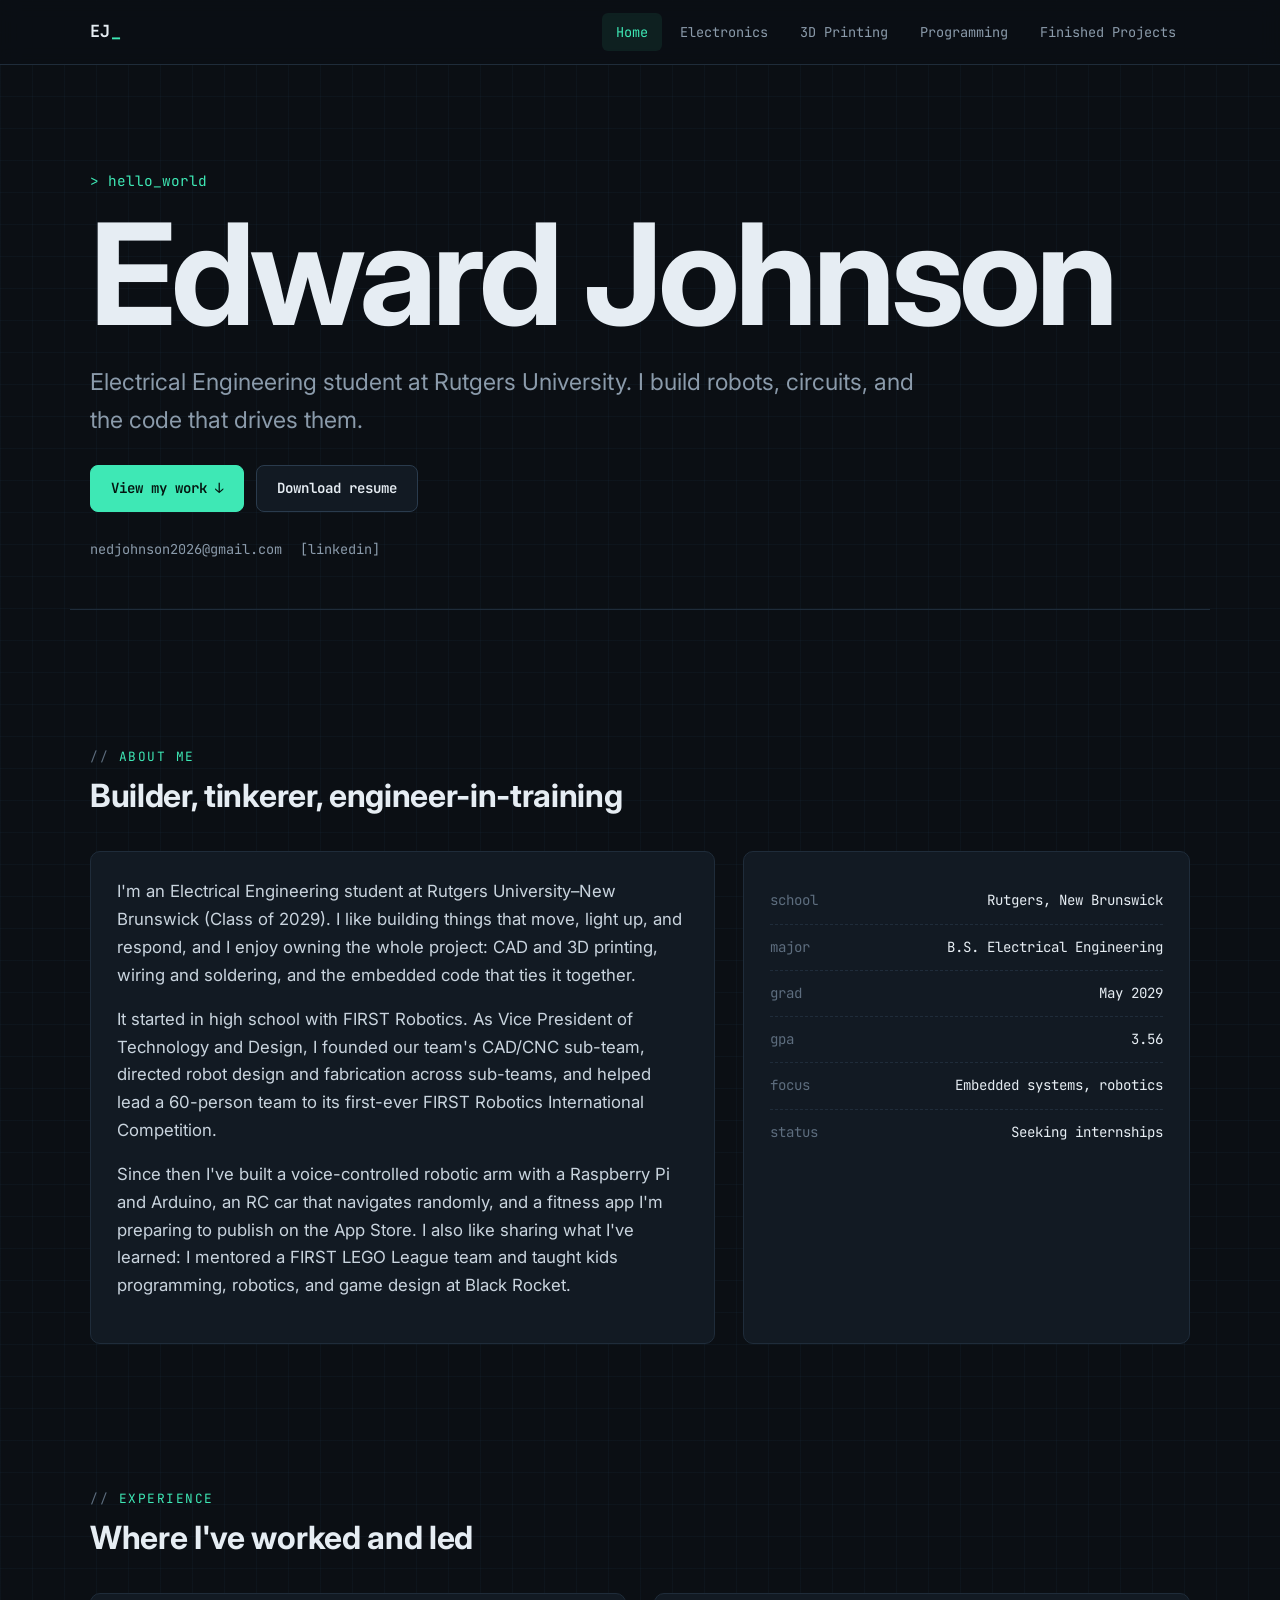
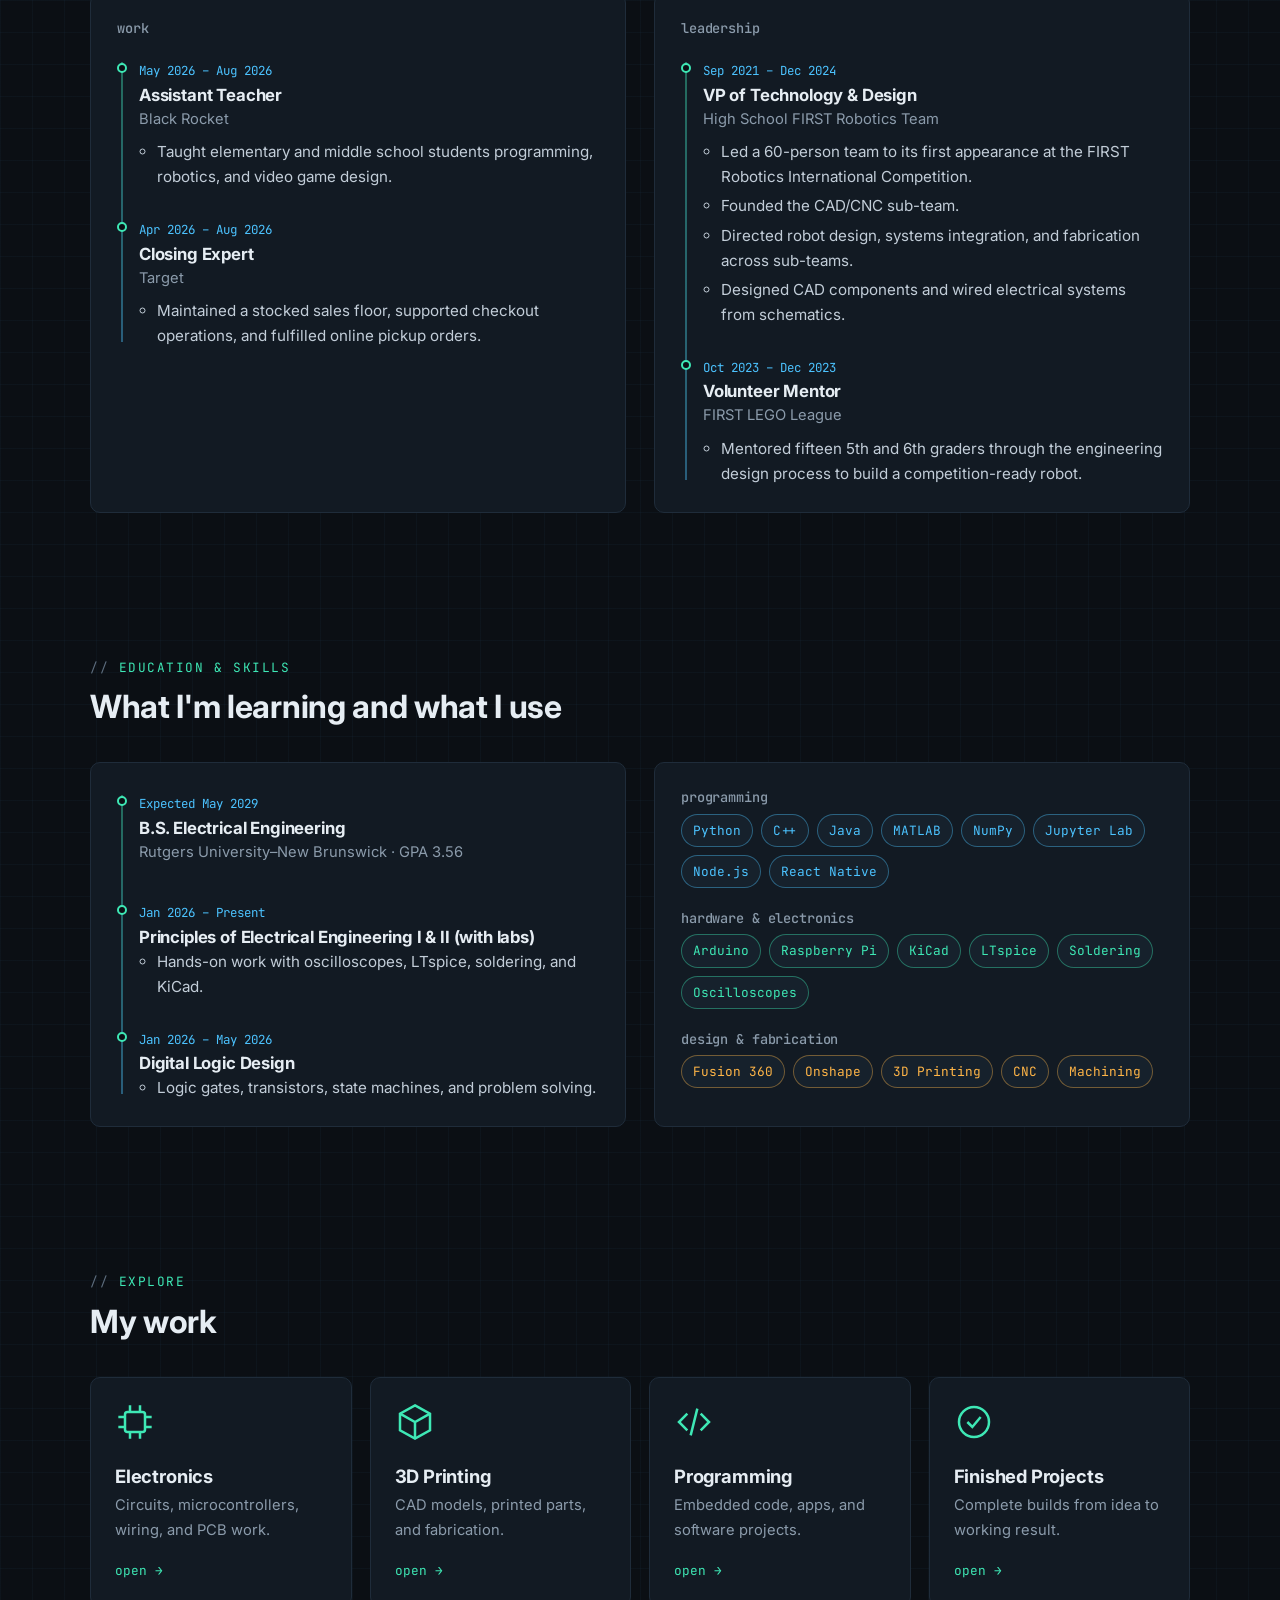
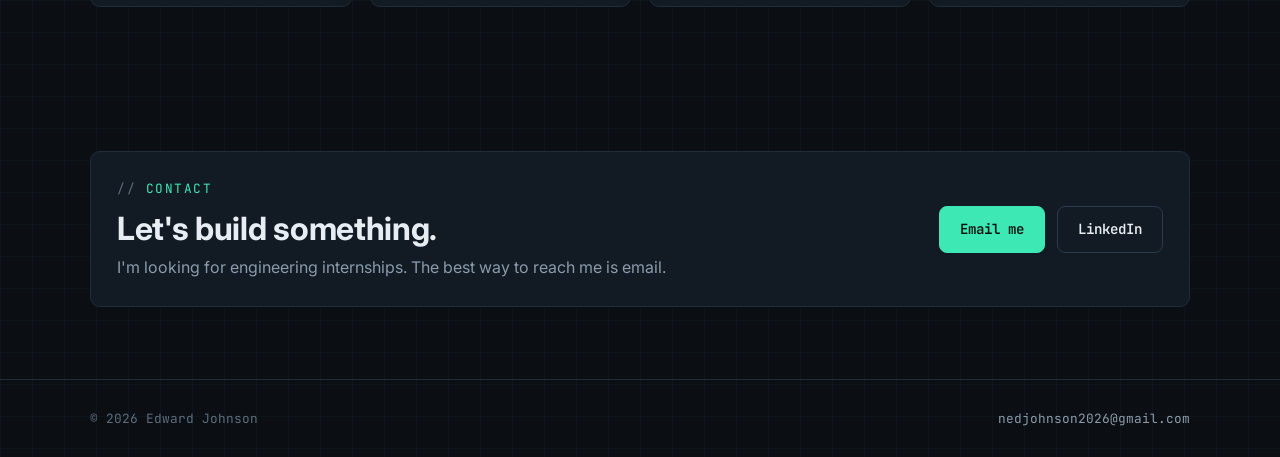
<file: index.html>
<!DOCTYPE html>
<html lang="en">
<head>
  <meta charset="UTF-8">
  <meta name="viewport" content="width=device-width, initial-scale=1.0">
  <title>Edward Johnson | Electrical Engineering Portfolio</title>
  <meta name="description" content="Portfolio of Edward Johnson, Electrical Engineering student at Rutgers University: electronics, 3D printing, programming, and finished projects.">
  <link rel="preconnect" href="https://fonts.googleapis.com">
  <link rel="preconnect" href="https://fonts.gstatic.com" crossorigin>
  <link href="https://fonts.googleapis.com/css2?family=Inter:wght@400;500;600;700&family=JetBrains+Mono:wght@400;500;700&display=swap" rel="stylesheet">
  <link rel="stylesheet" href="assets/css/style.css?v=8">
</head>
<body data-page="home">

  <header class="site-header">
    <nav class="container nav" aria-label="Main">
      <a href="index.html" class="logo">EJ<span>_</span></a>
      <button class="nav-toggle" aria-label="Toggle menu" aria-expanded="false">&#9776;</button>
      <ul class="nav-links">
        <li><a href="index.html" data-nav="home">Home</a></li>
        <li><a href="electronics.html" data-nav="electronics">Electronics</a></li>
        <li><a href="3d-printing.html" data-nav="3d-printing">3D Printing</a></li>
        <li><a href="programming.html" data-nav="programming">Programming</a></li>
        <li><a href="finished-projects.html" data-nav="finished">Finished Projects</a></li>
      </ul>
    </nav>
  </header>

  <main>
    <!-- ================= HERO ================= -->
    <section class="hero">
      <div class="container hero-wide">
        <p class="eyebrow">&gt; hello_world</p>
        <h1>Edward Johnson</h1>
        <p class="role">Electrical Engineering student at Rutgers University. I build robots, circuits, and the code that drives them.</p>
        <div class="hero-actions">
          <a href="#explore" class="btn btn-primary">View my work &darr;</a>
          <a href="files/Edward-Johnson-Resume.pdf" class="btn" download>Download resume</a>
        </div>
        <div class="hero-links">
          <a href="mailto:nedjohnson2026@gmail.com">nedjohnson2026@gmail.com</a>
          <a href="https://www.linkedin.com/in/edward-johnson-9468a7404" target="_blank" rel="noopener">[linkedin]</a>
        </div>
      </div>
    </section>

    <!-- ================= ABOUT ================= -->
    <section id="about">
      <div class="container">
        <div class="section-head">
          <span class="section-label">About me</span>
          <h2>Builder, tinkerer, engineer-in-training</h2>
        </div>
        <div class="about-grid">
          <div class="panel bio">
            <p>I'm an Electrical Engineering student at Rutgers University–New Brunswick (Class of 2029). I like building things that move, light up, and respond, and I enjoy owning the whole project: CAD and 3D printing, wiring and soldering, and the embedded code that ties it together.</p>
            <p>It started in high school with FIRST Robotics. As Vice President of Technology and Design, I founded our team's CAD/CNC sub-team, directed robot design and fabrication across sub-teams, and helped lead a 60-person team to its first-ever FIRST Robotics International Competition.</p>
            <p>Since then I've built a voice-controlled robotic arm with a Raspberry Pi and Arduino, an RC car that navigates randomly, and a fitness app I'm preparing to publish on the App Store. I also like sharing what I've learned: I mentored a FIRST LEGO League team and taught kids programming, robotics, and game design at Black Rocket.</p>
          </div>
          <div class="panel">
            <ul class="facts">
              <li><span class="k">school</span><span class="v">Rutgers, New Brunswick</span></li>
              <li><span class="k">major</span><span class="v">B.S. Electrical Engineering</span></li>
              <li><span class="k">grad</span><span class="v">May 2029</span></li>
              <li><span class="k">gpa</span><span class="v">3.56</span></li>
              <li><span class="k">focus</span><span class="v">Embedded systems, robotics</span></li>
              <li><span class="k">status</span><span class="v accent">Seeking internships</span></li>
            </ul>
          </div>
        </div>
      </div>
    </section>

    <!-- ================= EXPERIENCE + LEADERSHIP ================= -->
    <section id="experience">
      <div class="container">
        <div class="section-head">
          <span class="section-label">Experience</span>
          <h2>Where I've worked and led</h2>
        </div>
        <div class="two-col">
          <div class="panel">
            <h3 class="mono muted" style="font-size:.85rem;font-weight:500;margin-bottom:20px">work</h3>
            <ul class="timeline">
              <li>
                <span class="when">May 2026 – Aug 2026</span>
                <h3>Assistant Teacher</h3>
                <div class="where">Black Rocket</div>
                <ul><li>Taught elementary and middle school students programming, robotics, and video game design.</li></ul>
              </li>
              <li>
                <span class="when">Apr 2026 – Aug 2026</span>
                <h3>Closing Expert</h3>
                <div class="where">Target</div>
                <ul><li>Maintained a stocked sales floor, supported checkout operations, and fulfilled online pickup orders.</li></ul>
              </li>
            </ul>
          </div>
          <div class="panel">
            <h3 class="mono muted" style="font-size:.85rem;font-weight:500;margin-bottom:20px">leadership</h3>
            <ul class="timeline">
              <li>
                <span class="when">Sep 2021 – Dec 2024</span>
                <h3>VP of Technology &amp; Design</h3>
                <div class="where">High School FIRST Robotics Team</div>
                <ul>
                  <li>Led a 60-person team to its first appearance at the FIRST Robotics International Competition.</li>
                  <li>Founded the CAD/CNC sub-team.</li>
                  <li>Directed robot design, systems integration, and fabrication across sub-teams.</li>
                  <li>Designed CAD components and wired electrical systems from schematics.</li>
                </ul>
              </li>
              <li>
                <span class="when">Oct 2023 – Dec 2023</span>
                <h3>Volunteer Mentor</h3>
                <div class="where">FIRST LEGO League</div>
                <ul><li>Mentored fifteen 5th and 6th graders through the engineering design process to build a competition-ready robot.</li></ul>
              </li>
            </ul>
          </div>
        </div>
      </div>
    </section>

    <!-- ================= EDUCATION + SKILLS ================= -->
    <section id="skills">
      <div class="container">
        <div class="section-head">
          <span class="section-label">Education &amp; skills</span>
          <h2>What I'm learning and what I use</h2>
        </div>
        <div class="two-col">
          <div class="panel">
            <ul class="timeline">
              <li>
                <span class="when">Expected May 2029</span>
                <h3>B.S. Electrical Engineering</h3>
                <div class="where">Rutgers University–New Brunswick · GPA 3.56</div>
              </li>
              <li>
                <span class="when">Jan 2026 – Present</span>
                <h3>Principles of Electrical Engineering I &amp; II (with labs)</h3>
                <ul><li>Hands-on work with oscilloscopes, LTspice, soldering, and KiCad.</li></ul>
              </li>
              <li>
                <span class="when">Jan 2026 – May 2026</span>
                <h3>Digital Logic Design</h3>
                <ul><li>Logic gates, transistors, state machines, and problem solving.</li></ul>
              </li>
            </ul>
          </div>
          <div class="panel">
            <div class="skill-group">
              <h3>programming</h3>
              <ul class="chips">
                <li class="chip blue">Python</li><li class="chip blue">C++</li><li class="chip blue">Java</li>
                <li class="chip blue">MATLAB</li><li class="chip blue">NumPy</li><li class="chip blue">Jupyter Lab</li>
                <li class="chip blue">Node.js</li><li class="chip blue">React Native</li>
              </ul>
            </div>
            <div class="skill-group">
              <h3>hardware &amp; electronics</h3>
              <ul class="chips">
                <li class="chip green">Arduino</li><li class="chip green">Raspberry Pi</li><li class="chip green">KiCad</li>
                <li class="chip green">LTspice</li><li class="chip green">Soldering</li><li class="chip green">Oscilloscopes</li>
              </ul>
            </div>
            <div class="skill-group">
              <h3>design &amp; fabrication</h3>
              <ul class="chips">
                <li class="chip amber">Fusion 360</li><li class="chip amber">Onshape</li><li class="chip amber">3D Printing</li>
                <li class="chip amber">CNC</li><li class="chip amber">Machining</li>
              </ul>
            </div>
          </div>
        </div>
      </div>
    </section>

    <!-- ================= EXPLORE ================= -->
    <section id="explore">
      <div class="container">
        <div class="section-head">
          <span class="section-label">Explore</span>
          <h2>My work</h2>
        </div>
        <div class="tiles">
          <a class="tile" href="electronics.html">
            <svg class="icon" viewBox="0 0 24 24" fill="none" stroke="currentColor" stroke-width="1.5"><rect x="6" y="6" width="12" height="12" rx="1.5"/><path d="M9 2v4M15 2v4M9 18v4M15 18v4M2 9h4M2 15h4M18 9h4M18 15h4"/></svg>
            <h3>Electronics</h3>
            <p>Circuits, microcontrollers, wiring, and PCB work.</p>
            <span class="go">open &rarr;</span>
          </a>
          <a class="tile" href="3d-printing.html">
            <svg class="icon" viewBox="0 0 24 24" fill="none" stroke="currentColor" stroke-width="1.5"><path d="M12 2l9 5v10l-9 5-9-5V7z"/><path d="M12 22V12M21 7l-9 5-9-5"/></svg>
            <h3>3D Printing</h3>
            <p>CAD models, printed parts, and fabrication.</p>
            <span class="go">open &rarr;</span>
          </a>
          <a class="tile" href="programming.html">
            <svg class="icon" viewBox="0 0 24 24" fill="none" stroke="currentColor" stroke-width="1.5"><path d="M8 7l-5 5 5 5M16 7l5 5-5 5M14 4l-4 16"/></svg>
            <h3>Programming</h3>
            <p>Embedded code, apps, and software projects.</p>
            <span class="go">open &rarr;</span>
          </a>
          <a class="tile" href="finished-projects.html">
            <svg class="icon" viewBox="0 0 24 24" fill="none" stroke="currentColor" stroke-width="1.5"><circle cx="12" cy="12" r="9"/><path d="M8 12l3 3 5-6"/></svg>
            <h3>Finished Projects</h3>
            <p>Complete builds from idea to working result.</p>
            <span class="go">open &rarr;</span>
          </a>
        </div>
      </div>
    </section>

    <!-- ================= CONTACT ================= -->
    <section id="contact">
      <div class="container">
        <div class="panel contact-panel">
          <div>
            <span class="section-label">Contact</span>
            <h2>Let's build something.</h2>
            <p class="muted" style="margin:0">I'm looking for engineering internships. The best way to reach me is email.</p>
          </div>
          <div class="hero-actions" style="margin:0">
            <a href="mailto:nedjohnson2026@gmail.com" class="btn btn-primary">Email me</a>
            <a href="https://www.linkedin.com/in/edward-johnson-9468a7404" class="btn" target="_blank" rel="noopener">LinkedIn</a>
          </div>
        </div>
      </div>
    </section>
  </main>

  <footer class="site-footer">
    <div class="container">
      <span>&copy; <span id="year"></span> Edward Johnson</span>
      <span><a href="mailto:nedjohnson2026@gmail.com">nedjohnson2026@gmail.com</a></span>
    </div>
  </footer>

  <script src="assets/js/main.js?v=3"></script>
</body>
</html>
</file>
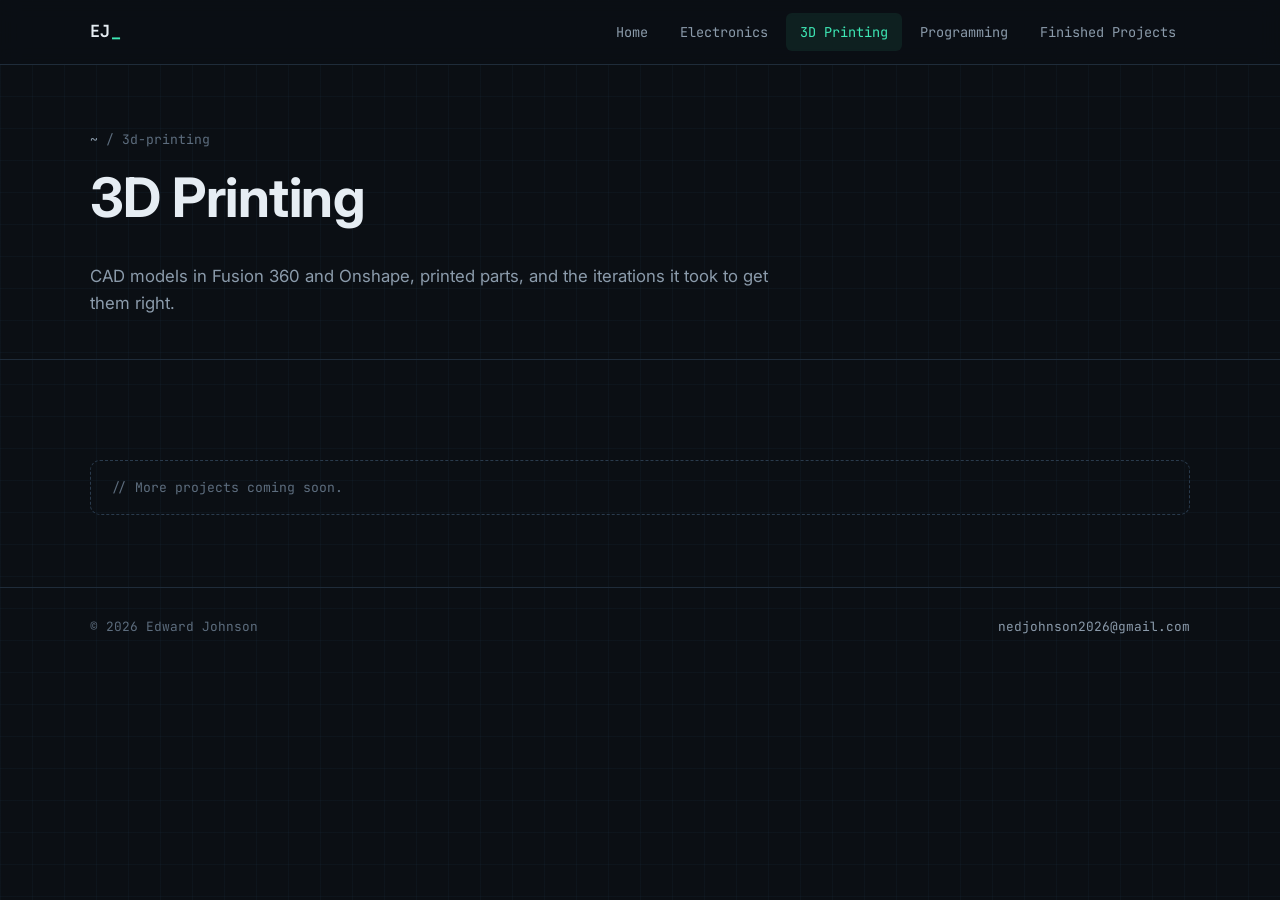
<file: 3d-printing.html>
<!DOCTYPE html>
<html lang="en">
<head>
  <meta charset="UTF-8">
  <meta name="viewport" content="width=device-width, initial-scale=1.0">
  <title>3D Printing | Edward Johnson</title>
  <meta name="description" content="3D Printing projects by Edward Johnson.">
  <link rel="preconnect" href="https://fonts.googleapis.com">
  <link rel="preconnect" href="https://fonts.gstatic.com" crossorigin>
  <link href="https://fonts.googleapis.com/css2?family=Inter:wght@400;500;600;700&family=JetBrains+Mono:wght@400;500;700&display=swap" rel="stylesheet">
  <link rel="stylesheet" href="assets/css/style.css?v=8">
</head>
<body data-page="3d-printing">

  <header class="site-header">
    <nav class="container nav" aria-label="Main">
      <a href="index.html" class="logo">EJ<span>_</span></a>
      <button class="nav-toggle" aria-label="Toggle menu" aria-expanded="false">&#9776;</button>
      <ul class="nav-links">
        <li><a href="index.html" data-nav="home">Home</a></li>
        <li><a href="electronics.html" data-nav="electronics">Electronics</a></li>
        <li><a href="3d-printing.html" data-nav="3d-printing">3D Printing</a></li>
        <li><a href="programming.html" data-nav="programming">Programming</a></li>
        <li><a href="finished-projects.html" data-nav="finished">Finished Projects</a></li>
      </ul>
    </nav>
  </header>

  <main>
    <div class="page-head">
      <div class="container">
        <div class="path"><a href="index.html">~</a> / 3d-printing</div>
        <h1>3D Printing</h1>
        <p>CAD models in Fusion 360 and Onshape, printed parts, and the iterations it took to get them right.</p>
      </div>
    </div>

    <section>
      <div class="container">
        <div class="cards">
        </div>
        <div class="empty-note">// More projects coming soon.</div>
      </div>
    </section>
  </main>

  <footer class="site-footer">
    <div class="container">
      <span>&copy; <span id="year"></span> Edward Johnson</span>
      <span><a href="mailto:nedjohnson2026@gmail.com">nedjohnson2026@gmail.com</a></span>
    </div>
  </footer>

  <script src="assets/js/main.js?v=3"></script>
</body>
</html>
</file>
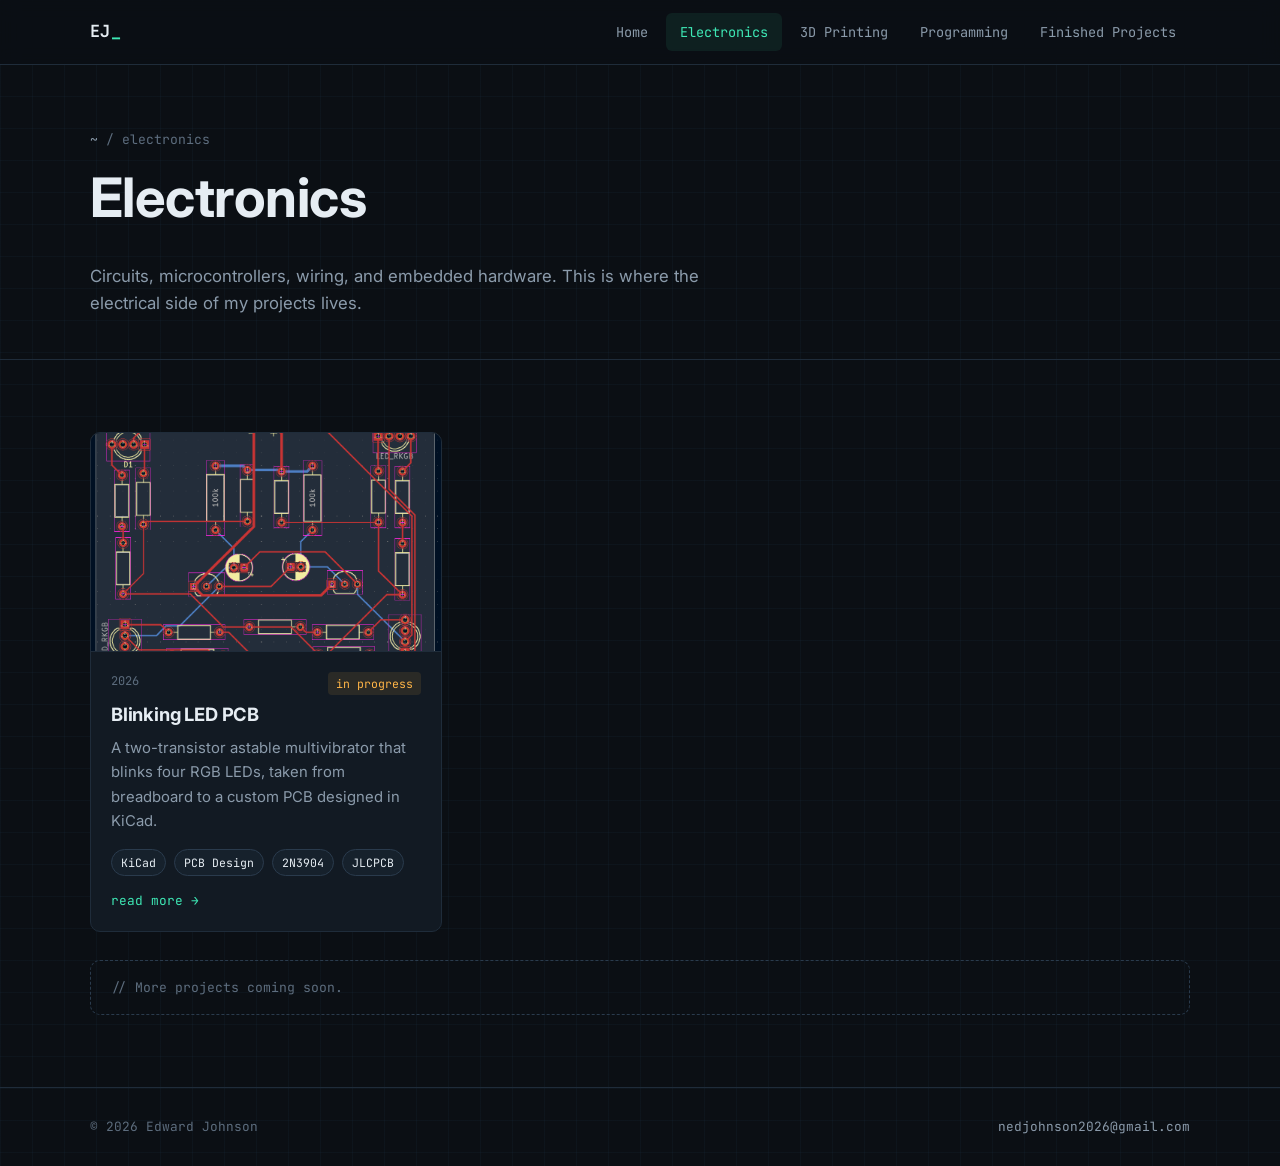
<file: electronics.html>
<!DOCTYPE html>
<html lang="en">
<head>
  <meta charset="UTF-8">
  <meta name="viewport" content="width=device-width, initial-scale=1.0">
  <title>Electronics | Edward Johnson</title>
  <meta name="description" content="Electronics projects by Edward Johnson.">
  <link rel="preconnect" href="https://fonts.googleapis.com">
  <link rel="preconnect" href="https://fonts.gstatic.com" crossorigin>
  <link href="https://fonts.googleapis.com/css2?family=Inter:wght@400;500;600;700&family=JetBrains+Mono:wght@400;500;700&display=swap" rel="stylesheet">
  <link rel="stylesheet" href="assets/css/style.css?v=8">
</head>
<body data-page="electronics">

  <header class="site-header">
    <nav class="container nav" aria-label="Main">
      <a href="index.html" class="logo">EJ<span>_</span></a>
      <button class="nav-toggle" aria-label="Toggle menu" aria-expanded="false">&#9776;</button>
      <ul class="nav-links">
        <li><a href="index.html" data-nav="home">Home</a></li>
        <li><a href="electronics.html" data-nav="electronics">Electronics</a></li>
        <li><a href="3d-printing.html" data-nav="3d-printing">3D Printing</a></li>
        <li><a href="programming.html" data-nav="programming">Programming</a></li>
        <li><a href="finished-projects.html" data-nav="finished">Finished Projects</a></li>
      </ul>
    </nav>
  </header>

  <main>
    <div class="page-head">
      <div class="container">
        <div class="path"><a href="index.html">~</a> / electronics</div>
        <h1>Electronics</h1>
        <p>Circuits, microcontrollers, wiring, and embedded hardware. This is where the electrical side of my projects lives.</p>
      </div>
    </div>

    <section>
      <div class="container">
        <div class="cards">
          <a class="card" href="projects/blinking-led.html">
            <div class="card-media"><img src="media/Blinking%20LED/web/pcb-layout.png" alt="Blinking LED PCB layout in KiCad"></div>
            <div class="card-body">
              <div class="card-meta"><span>2026</span><span class="status wip">in progress</span></div>
              <h3>Blinking LED PCB</h3>
              <p>A two-transistor astable multivibrator that blinks four RGB LEDs, taken from breadboard to a custom PCB designed in KiCad.</p>
              <ul class="chips"><li class="chip">KiCad</li><li class="chip">PCB Design</li><li class="chip">2N3904</li><li class="chip">JLCPCB</li></ul>
              <span class="more">read more &rarr;</span>
            </div>
          </a>
        </div>
        <div class="empty-note">// More projects coming soon.</div>
      </div>
    </section>
  </main>

  <footer class="site-footer">
    <div class="container">
      <span>&copy; <span id="year"></span> Edward Johnson</span>
      <span><a href="mailto:nedjohnson2026@gmail.com">nedjohnson2026@gmail.com</a></span>
    </div>
  </footer>

  <script src="assets/js/main.js?v=3"></script>
</body>
</html>
</file>
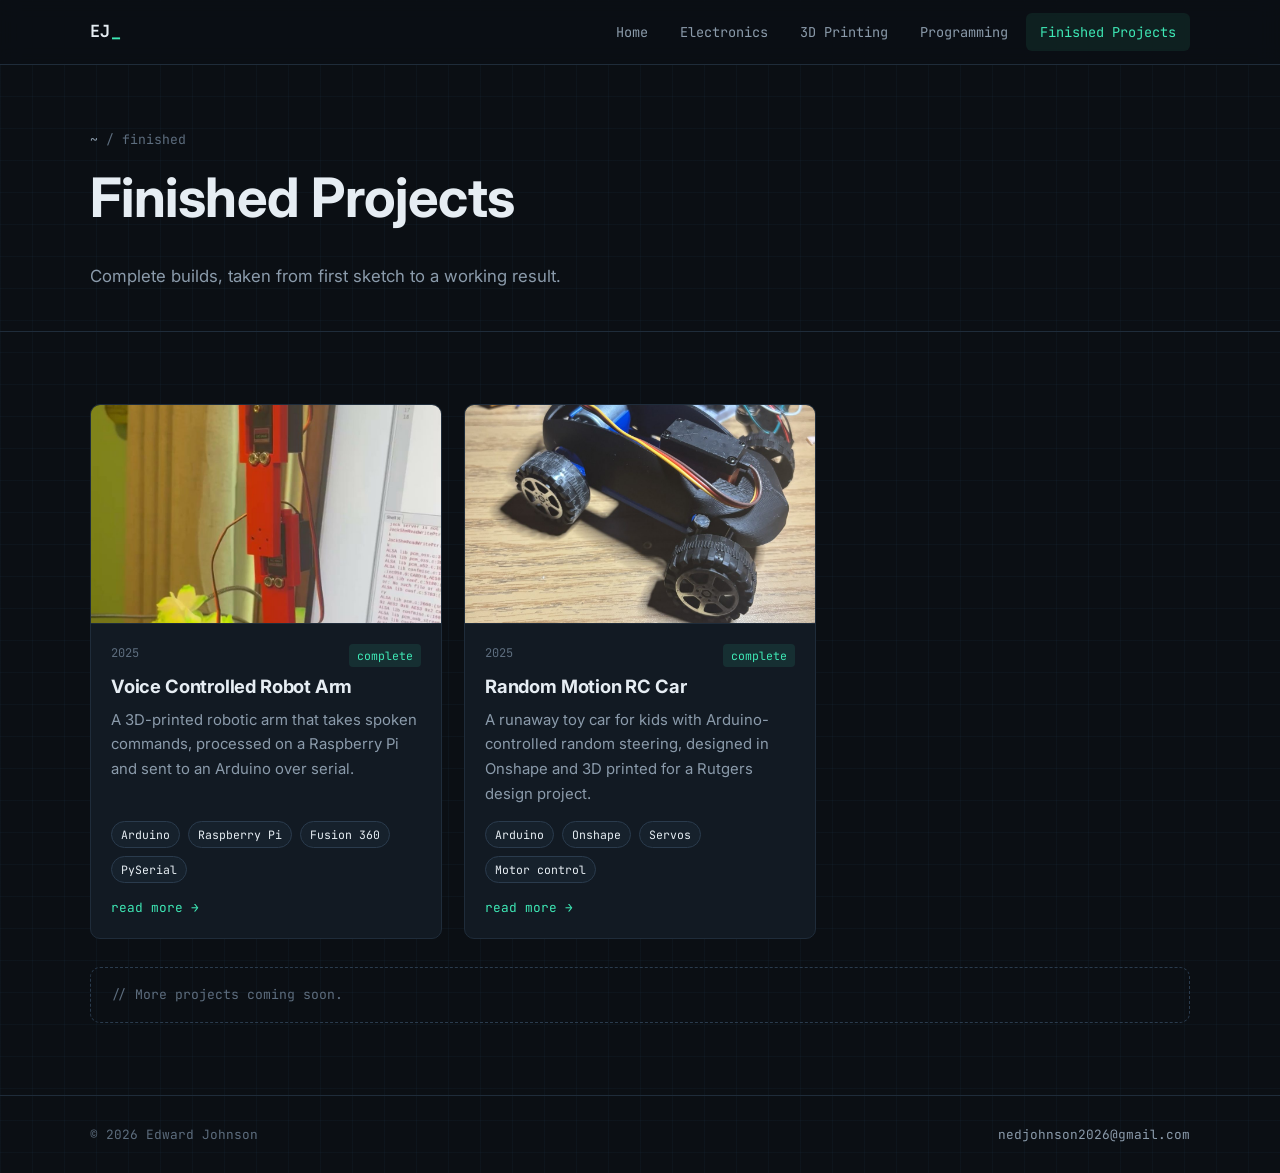
<file: finished-projects.html>
<!DOCTYPE html>
<html lang="en">
<head>
  <meta charset="UTF-8">
  <meta name="viewport" content="width=device-width, initial-scale=1.0">
  <title>Finished Projects | Edward Johnson</title>
  <meta name="description" content="Finished Projects projects by Edward Johnson.">
  <link rel="preconnect" href="https://fonts.googleapis.com">
  <link rel="preconnect" href="https://fonts.gstatic.com" crossorigin>
  <link href="https://fonts.googleapis.com/css2?family=Inter:wght@400;500;600;700&family=JetBrains+Mono:wght@400;500;700&display=swap" rel="stylesheet">
  <link rel="stylesheet" href="assets/css/style.css?v=8">
</head>
<body data-page="finished">

  <header class="site-header">
    <nav class="container nav" aria-label="Main">
      <a href="index.html" class="logo">EJ<span>_</span></a>
      <button class="nav-toggle" aria-label="Toggle menu" aria-expanded="false">&#9776;</button>
      <ul class="nav-links">
        <li><a href="index.html" data-nav="home">Home</a></li>
        <li><a href="electronics.html" data-nav="electronics">Electronics</a></li>
        <li><a href="3d-printing.html" data-nav="3d-printing">3D Printing</a></li>
        <li><a href="programming.html" data-nav="programming">Programming</a></li>
        <li><a href="finished-projects.html" data-nav="finished">Finished Projects</a></li>
      </ul>
    </nav>
  </header>

  <main>
    <div class="page-head">
      <div class="container">
        <div class="path"><a href="index.html">~</a> / finished</div>
        <h1>Finished Projects</h1>
        <p>Complete builds, taken from first sketch to a working result.</p>
      </div>
    </div>

    <section>
      <div class="container">
        <div class="cards">
                    <a class="card" href="projects/robot-arm.html">
            <div class="card-media"><img src="media/robot-arm/web/arm-final.jpg" alt="Voice controlled robot arm" style="object-position:center 35%"></div>
            <div class="card-body">
              <div class="card-meta"><span>2025</span><span class="status done">complete</span></div>
              <h3>Voice Controlled Robot Arm</h3>
              <p>A 3D-printed robotic arm that takes spoken commands, processed on a Raspberry Pi and sent to an Arduino over serial.</p>
              <ul class="chips"><li class="chip">Arduino</li><li class="chip">Raspberry Pi</li><li class="chip">Fusion 360</li><li class="chip">PySerial</li></ul>
              <span class="more">read more &rarr;</span>
            </div>
          </a>
                    <a class="card" href="projects/rc-car.html">
            <div class="card-media"><img src="media/rc-car/web/car-final.jpg" alt="Random motion RC car" style="object-position:center 60%"></div>
            <div class="card-body">
              <div class="card-meta"><span>2025</span><span class="status done">complete</span></div>
              <h3>Random Motion RC Car</h3>
              <p>A runaway toy car for kids with Arduino-controlled random steering, designed in Onshape and 3D printed for a Rutgers design project.</p>
              <ul class="chips"><li class="chip">Arduino</li><li class="chip">Onshape</li><li class="chip">Servos</li><li class="chip">Motor control</li></ul>
              <span class="more">read more &rarr;</span>
            </div>
          </a>
        </div>
        <div class="empty-note">// More projects coming soon.</div>
      </div>
    </section>
  </main>

  <footer class="site-footer">
    <div class="container">
      <span>&copy; <span id="year"></span> Edward Johnson</span>
      <span><a href="mailto:nedjohnson2026@gmail.com">nedjohnson2026@gmail.com</a></span>
    </div>
  </footer>

  <script src="assets/js/main.js?v=3"></script>
</body>
</html>
</file>
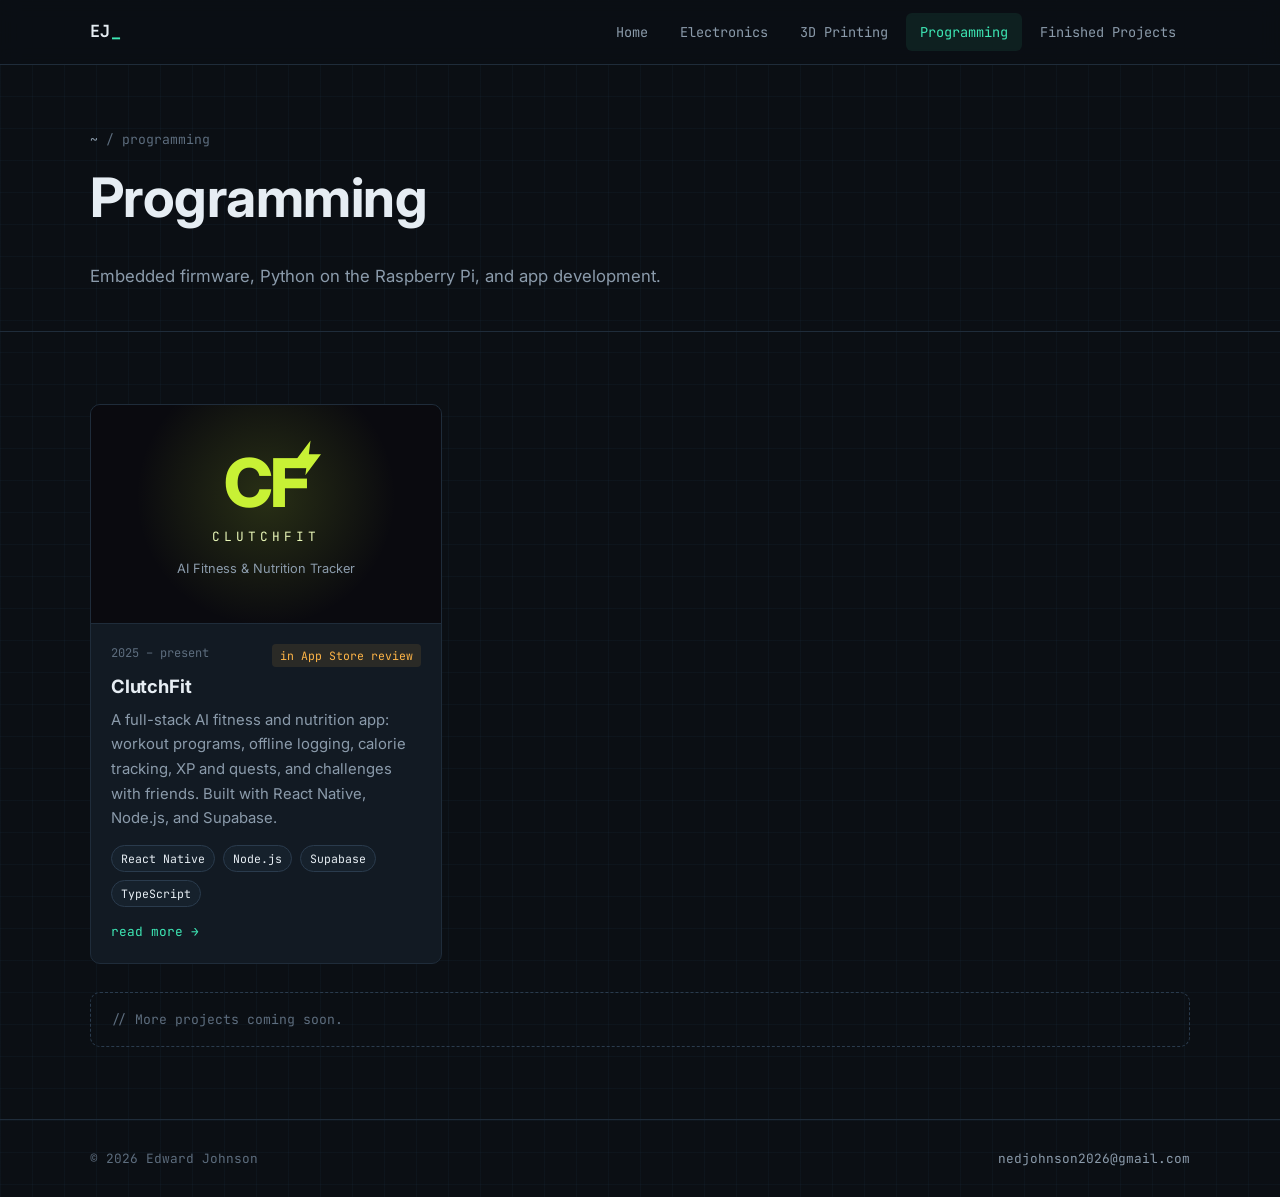
<file: programming.html>
<!DOCTYPE html>
<html lang="en">
<head>
  <meta charset="UTF-8">
  <meta name="viewport" content="width=device-width, initial-scale=1.0">
  <title>Programming | Edward Johnson</title>
  <meta name="description" content="Programming projects by Edward Johnson.">
  <link rel="preconnect" href="https://fonts.googleapis.com">
  <link rel="preconnect" href="https://fonts.gstatic.com" crossorigin>
  <link href="https://fonts.googleapis.com/css2?family=Inter:wght@400;500;600;700&family=JetBrains+Mono:wght@400;500;700&display=swap" rel="stylesheet">
  <link rel="stylesheet" href="assets/css/style.css?v=8">
</head>
<body data-page="programming">

  <header class="site-header">
    <nav class="container nav" aria-label="Main">
      <a href="index.html" class="logo">EJ<span>_</span></a>
      <button class="nav-toggle" aria-label="Toggle menu" aria-expanded="false">&#9776;</button>
      <ul class="nav-links">
        <li><a href="index.html" data-nav="home">Home</a></li>
        <li><a href="electronics.html" data-nav="electronics">Electronics</a></li>
        <li><a href="3d-printing.html" data-nav="3d-printing">3D Printing</a></li>
        <li><a href="programming.html" data-nav="programming">Programming</a></li>
        <li><a href="finished-projects.html" data-nav="finished">Finished Projects</a></li>
      </ul>
    </nav>
  </header>

  <main>
    <div class="page-head">
      <div class="container">
        <div class="path"><a href="index.html">~</a> / programming</div>
        <h1>Programming</h1>
        <p>Embedded firmware, Python on the Raspberry Pi, and app development.</p>
      </div>
    </div>

    <section>
      <div class="container">
        <div class="cards">
          <a class="card" href="projects/fitness-app.html">
            <div class="card-media"><div class="brand-tile" role="img" aria-label="ClutchFit logo">
              <div class="mono">CF<svg viewBox="0 0 24 24" aria-hidden="true"><path d="M13 2 4 14h7l-1 8 9-12h-7z" fill="#c8f135"/></svg></div>
              <div class="word">CLUTCHFIT</div>
              <div class="tag">AI Fitness &amp; Nutrition Tracker</div>
            </div></div>
            <div class="card-body">
              <div class="card-meta"><span>2025 – present</span><span class="status wip">in App Store review</span></div>
              <h3>ClutchFit</h3>
              <p>A full-stack AI fitness and nutrition app: workout programs, offline logging, calorie tracking, XP and quests, and challenges with friends. Built with React Native, Node.js, and Supabase.</p>
              <ul class="chips"><li class="chip">React Native</li><li class="chip">Node.js</li><li class="chip">Supabase</li><li class="chip">TypeScript</li></ul>
              <span class="more">read more &rarr;</span>
            </div>
          </a>
        </div>
        <div class="empty-note">// More projects coming soon.</div>
      </div>
    </section>
  </main>

  <footer class="site-footer">
    <div class="container">
      <span>&copy; <span id="year"></span> Edward Johnson</span>
      <span><a href="mailto:nedjohnson2026@gmail.com">nedjohnson2026@gmail.com</a></span>
    </div>
  </footer>

  <script src="assets/js/main.js?v=3"></script>
</body>
</html>
</file>
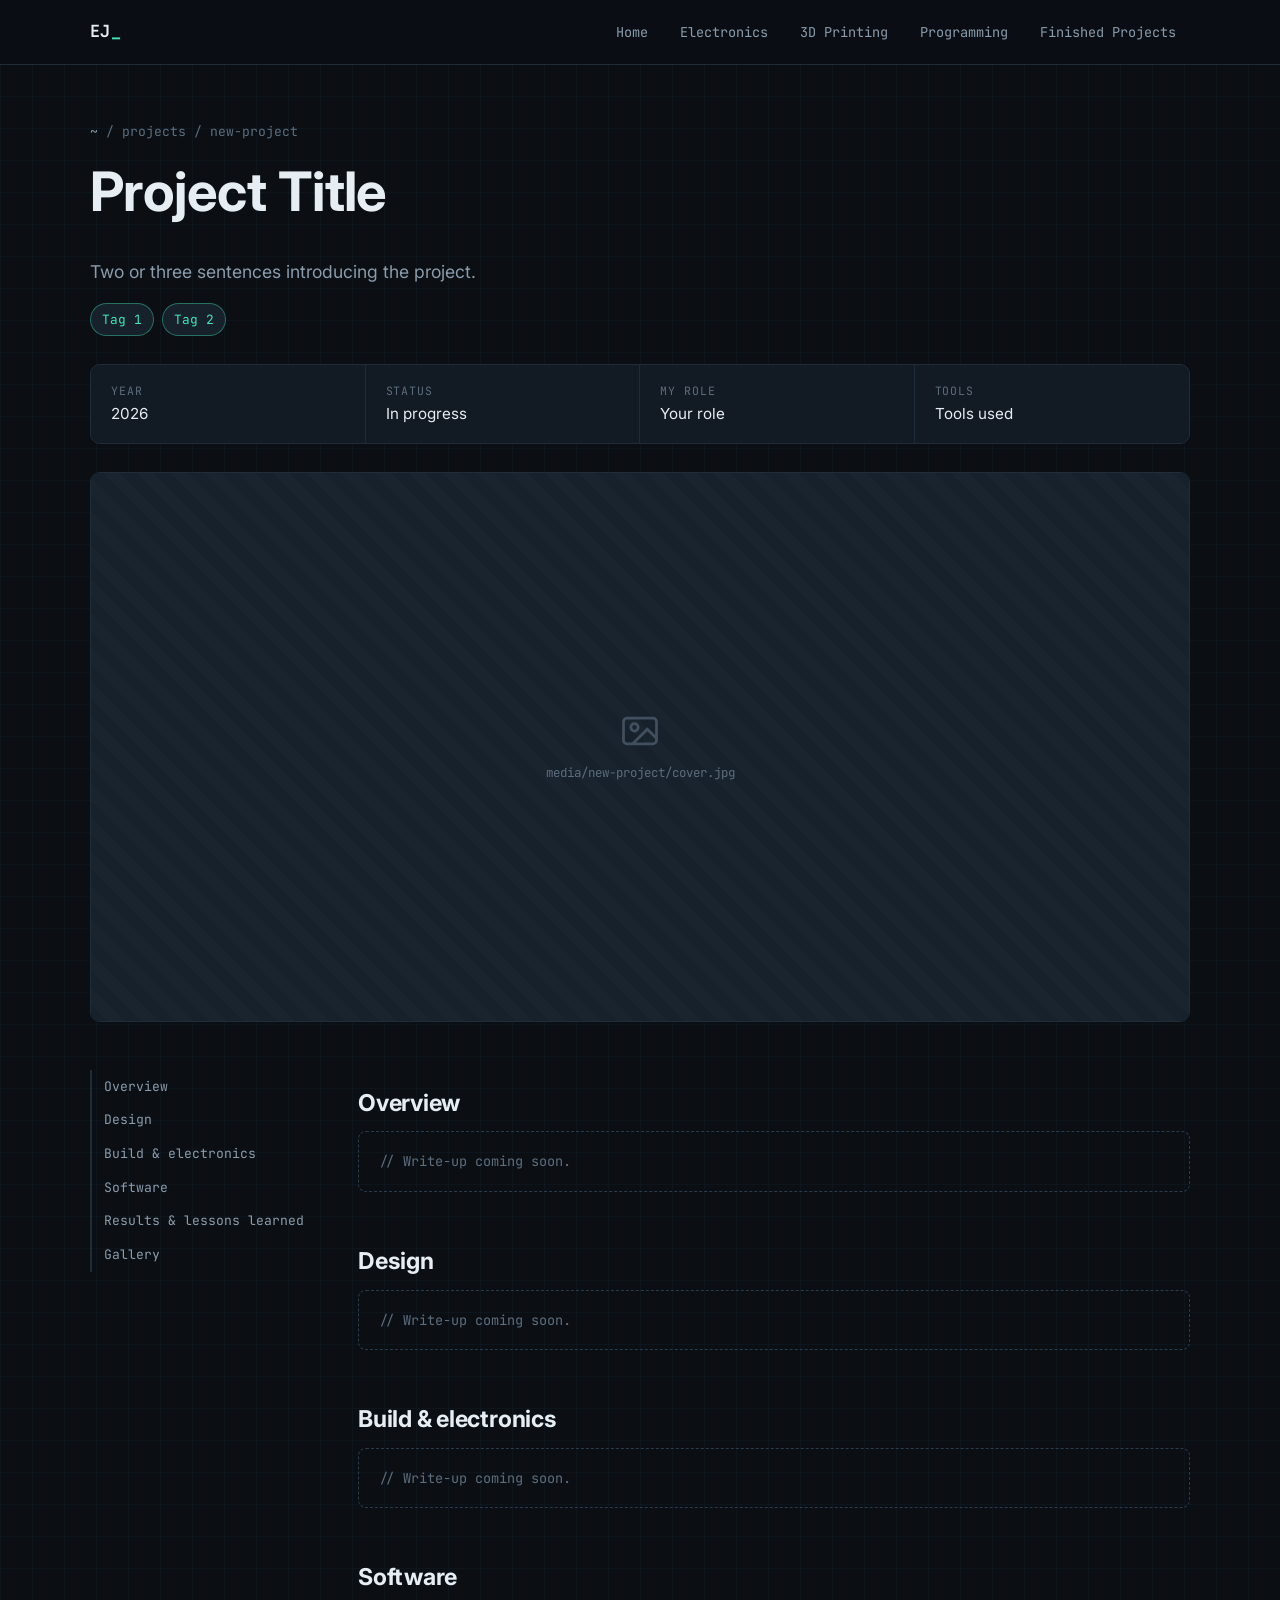
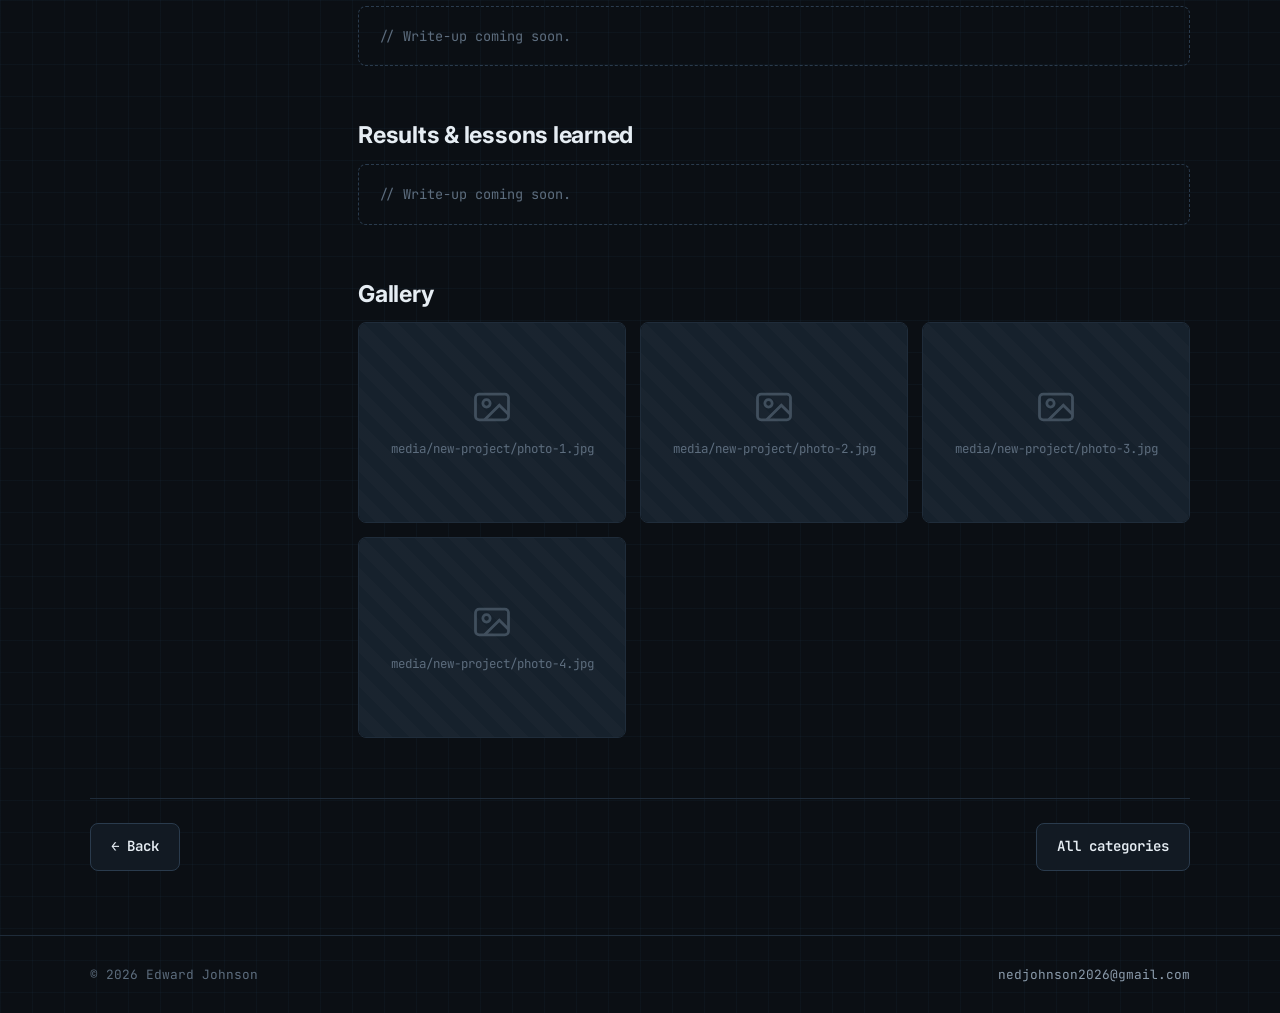
<file: projects/_template.html>
<!DOCTYPE html>
<html lang="en">
<head>
  <meta charset="UTF-8">
  <meta name="viewport" content="width=device-width, initial-scale=1.0">
  <title>Project Title | Edward Johnson</title>
  <meta name="description" content="One-sentence summary for the card.">
  <link rel="preconnect" href="https://fonts.googleapis.com">
  <link rel="preconnect" href="https://fonts.gstatic.com" crossorigin>
  <link href="https://fonts.googleapis.com/css2?family=Inter:wght@400;500;600;700&family=JetBrains+Mono:wght@400;500;700&display=swap" rel="stylesheet">
  <link rel="stylesheet" href="../assets/css/style.css?v=8">
</head>
<body data-page="">

  <header class="site-header">
    <nav class="container nav" aria-label="Main">
      <a href="../index.html" class="logo">EJ<span>_</span></a>
      <button class="nav-toggle" aria-label="Toggle menu" aria-expanded="false">&#9776;</button>
      <ul class="nav-links">
        <li><a href="../index.html" data-nav="home">Home</a></li>
        <li><a href="../electronics.html" data-nav="electronics">Electronics</a></li>
        <li><a href="../3d-printing.html" data-nav="3d-printing">3D Printing</a></li>
        <li><a href="../programming.html" data-nav="programming">Programming</a></li>
        <li><a href="../finished-projects.html" data-nav="finished">Finished Projects</a></li>
      </ul>
    </nav>
  </header>
<!-- TEMPLATE: copy this file to projects/<new-id>.html, fill it in, then add a card on the category pages. -->

  <main>
    <div class="project-hero">
      <div class="container">
        <div class="path"><a href="../index.html">~</a> / projects / new-project</div>
        <h1>Project Title</h1>
        <p class="lede">Two or three sentences introducing the project.</p>
        <ul class="chips"><li class="chip green">Tag 1</li><li class="chip green">Tag 2</li></ul>
        <div class="spec">
          <div><span class="k">Year</span><span class="v">2026</span></div>
          <div><span class="k">Status</span><span class="v">In progress</span></div>
          <div><span class="k">My role</span><span class="v">Your role</span></div>
          <div><span class="k">Tools</span><span class="v">Tools used</span></div>
        </div>
      </div>
    </div>

    <div class="container">
      <!-- FEATURE MEDIA: replace with <img src="../media/new-project/cover.jpg" alt=""> or <video src="../media/new-project/demo.mp4" controls></video> -->
      <div class="feature-media"><div class="media-ph"><svg viewBox="0 0 24 24" fill="none" stroke="currentColor" stroke-width="1.5"><rect x="3" y="5" width="18" height="14" rx="2"/><circle cx="9" cy="10" r="2"/><path d="M21 16l-5-5-8 8"/></svg>media/new-project/cover.jpg</div></div>

      <div class="writeup">
        <nav class="toc" aria-label="Sections"><a href="#overview">Overview</a><a href="#design">Design</a><a href="#build">Build &amp; electronics</a><a href="#code">Software</a><a href="#results">Results &amp; lessons learned</a><a href="#gallery">Gallery</a></nav>
        <article>
          <section id="overview">
            <h2>Overview</h2>
            <div class="coming-soon">// Write-up coming soon.</div>
          </section>
          <section id="design">
            <h2>Design</h2>
            <div class="coming-soon">// Write-up coming soon.</div>
          </section>
          <section id="build">
            <h2>Build &amp; electronics</h2>
            <div class="coming-soon">// Write-up coming soon.</div>
          </section>
          <section id="code">
            <h2>Software</h2>
            <div class="coming-soon">// Write-up coming soon.</div>
          </section>
          <section id="results">
            <h2>Results &amp; lessons learned</h2>
            <div class="coming-soon">// Write-up coming soon.</div>
          </section>
          <section id="gallery">
            <h2>Gallery</h2>
            <div class="gallery">
          <figure><div class="media-ph"><svg viewBox="0 0 24 24" fill="none" stroke="currentColor" stroke-width="1.5"><rect x="3" y="5" width="18" height="14" rx="2"/><circle cx="9" cy="10" r="2"/><path d="M21 16l-5-5-8 8"/></svg>media/new-project/photo-1.jpg</div></figure>
          <figure><div class="media-ph"><svg viewBox="0 0 24 24" fill="none" stroke="currentColor" stroke-width="1.5"><rect x="3" y="5" width="18" height="14" rx="2"/><circle cx="9" cy="10" r="2"/><path d="M21 16l-5-5-8 8"/></svg>media/new-project/photo-2.jpg</div></figure>
          <figure><div class="media-ph"><svg viewBox="0 0 24 24" fill="none" stroke="currentColor" stroke-width="1.5"><rect x="3" y="5" width="18" height="14" rx="2"/><circle cx="9" cy="10" r="2"/><path d="M21 16l-5-5-8 8"/></svg>media/new-project/photo-3.jpg</div></figure>
          <figure><div class="media-ph"><svg viewBox="0 0 24 24" fill="none" stroke="currentColor" stroke-width="1.5"><rect x="3" y="5" width="18" height="14" rx="2"/><circle cx="9" cy="10" r="2"/><path d="M21 16l-5-5-8 8"/></svg>media/new-project/photo-4.jpg</div></figure>
            </div>
          </section>
        </article>
      </div>

      <div class="pager">
        <a class="btn" href="javascript:history.back()">&larr; Back</a>
        <a class="btn" href="../index.html#explore">All categories</a>
      </div>
    </div>
  </main>

  <footer class="site-footer">
    <div class="container">
      <span>&copy; <span id="year"></span> Edward Johnson</span>
      <span><a href="mailto:nedjohnson2026@gmail.com">nedjohnson2026@gmail.com</a></span>
    </div>
  </footer>

  <script src="../assets/js/main.js?v=3"></script>
</body>
</html>
</file>
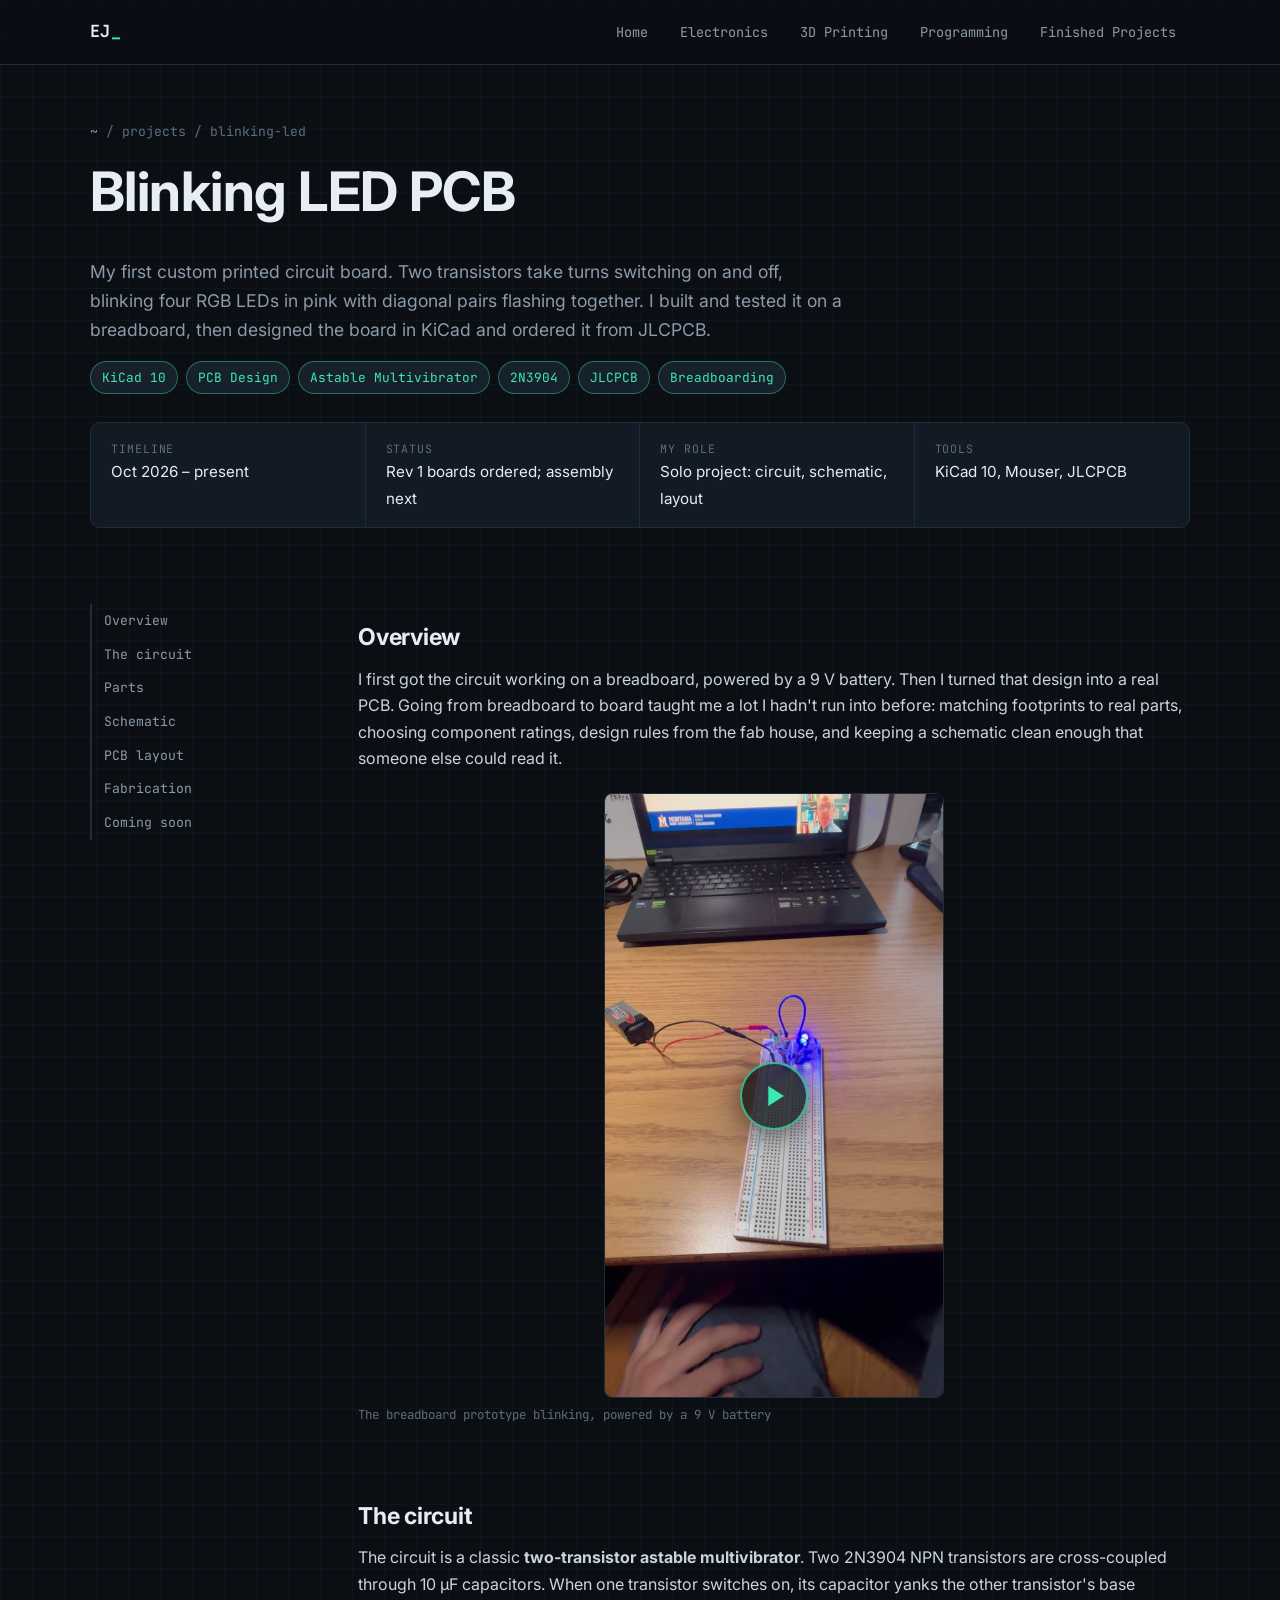
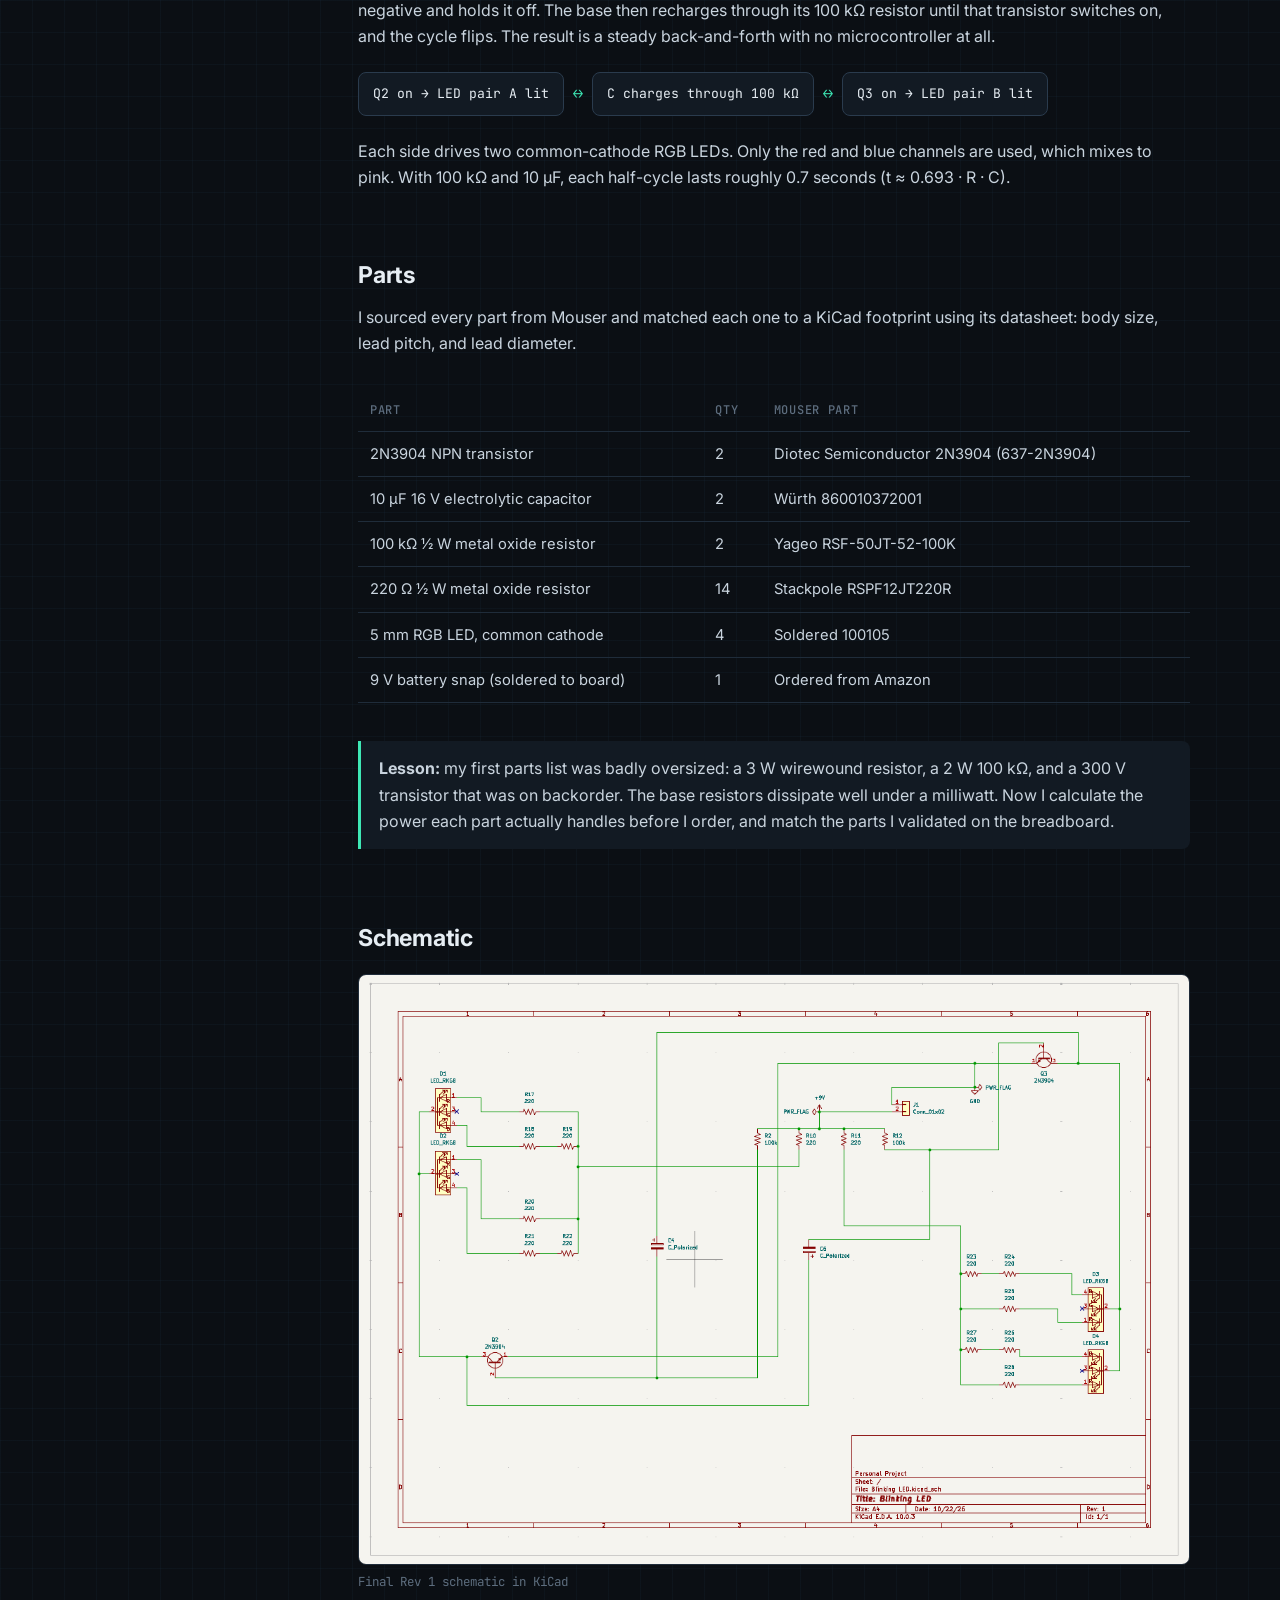
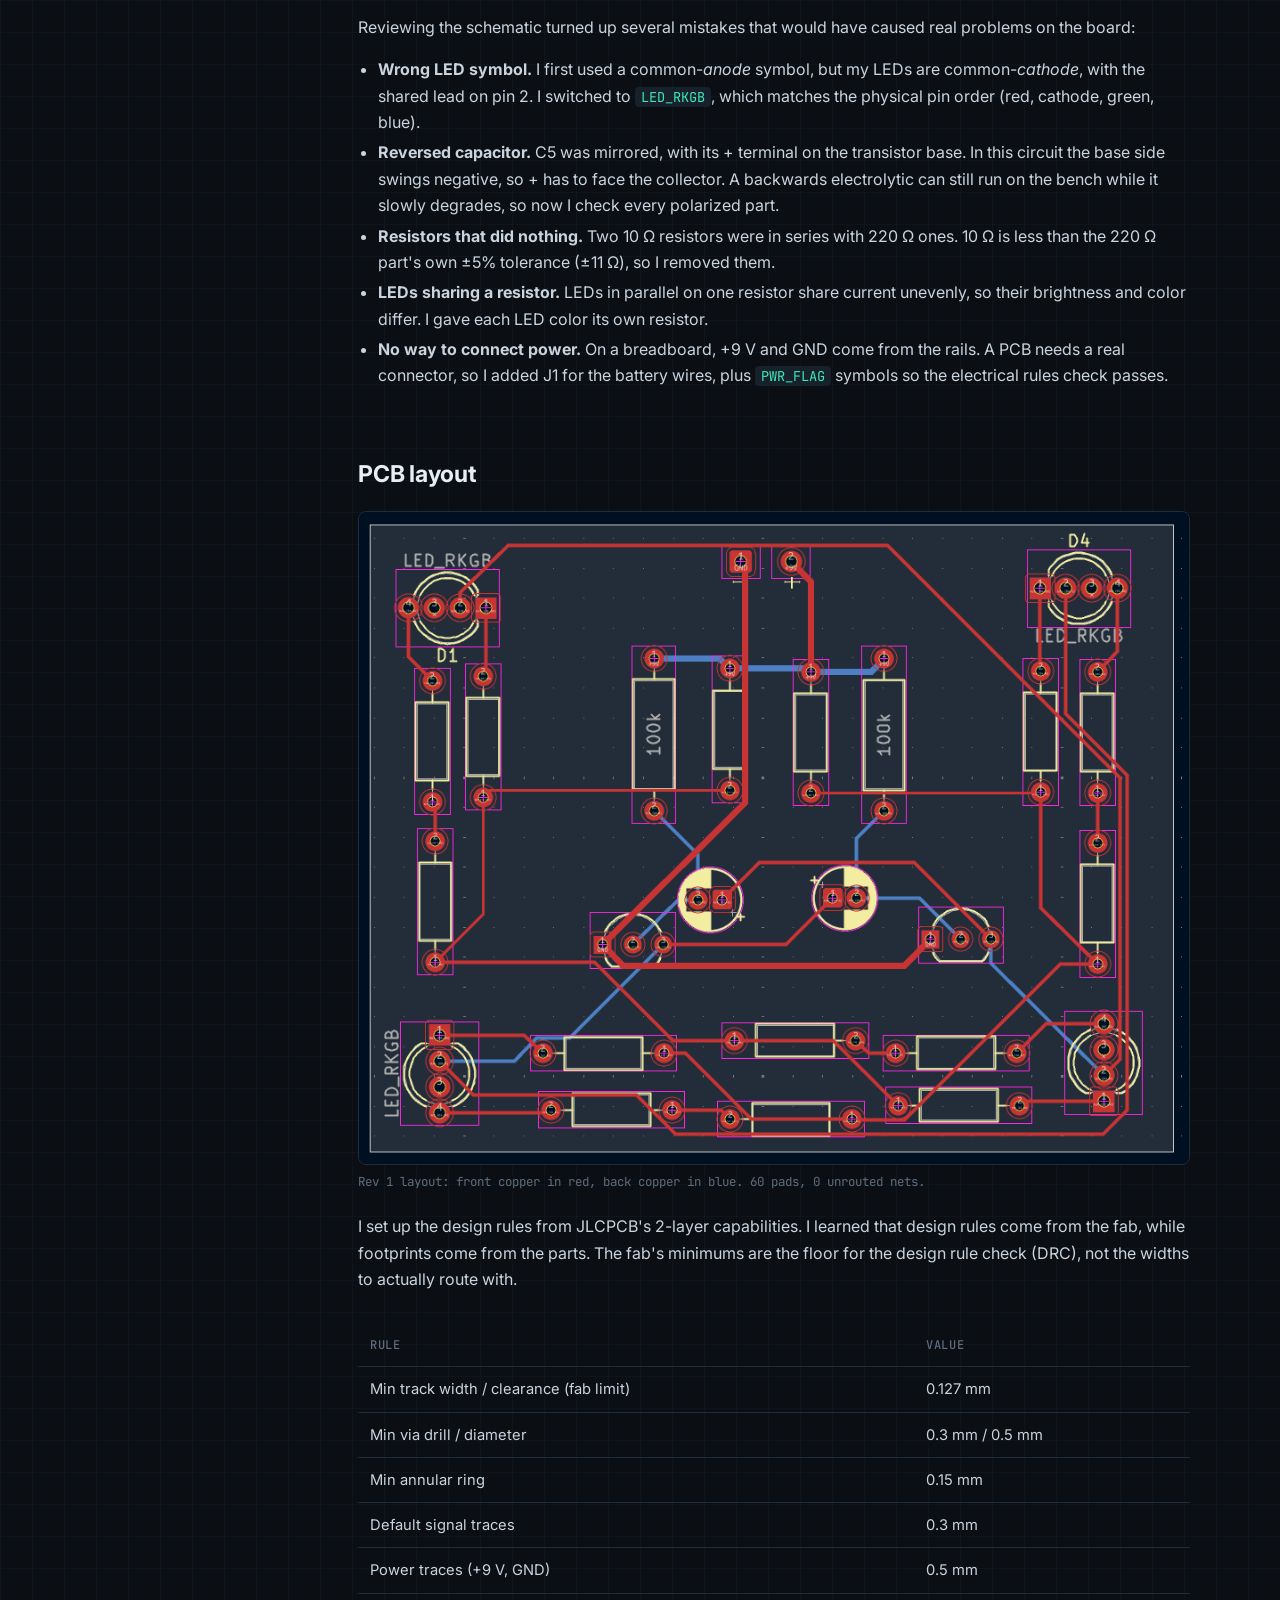
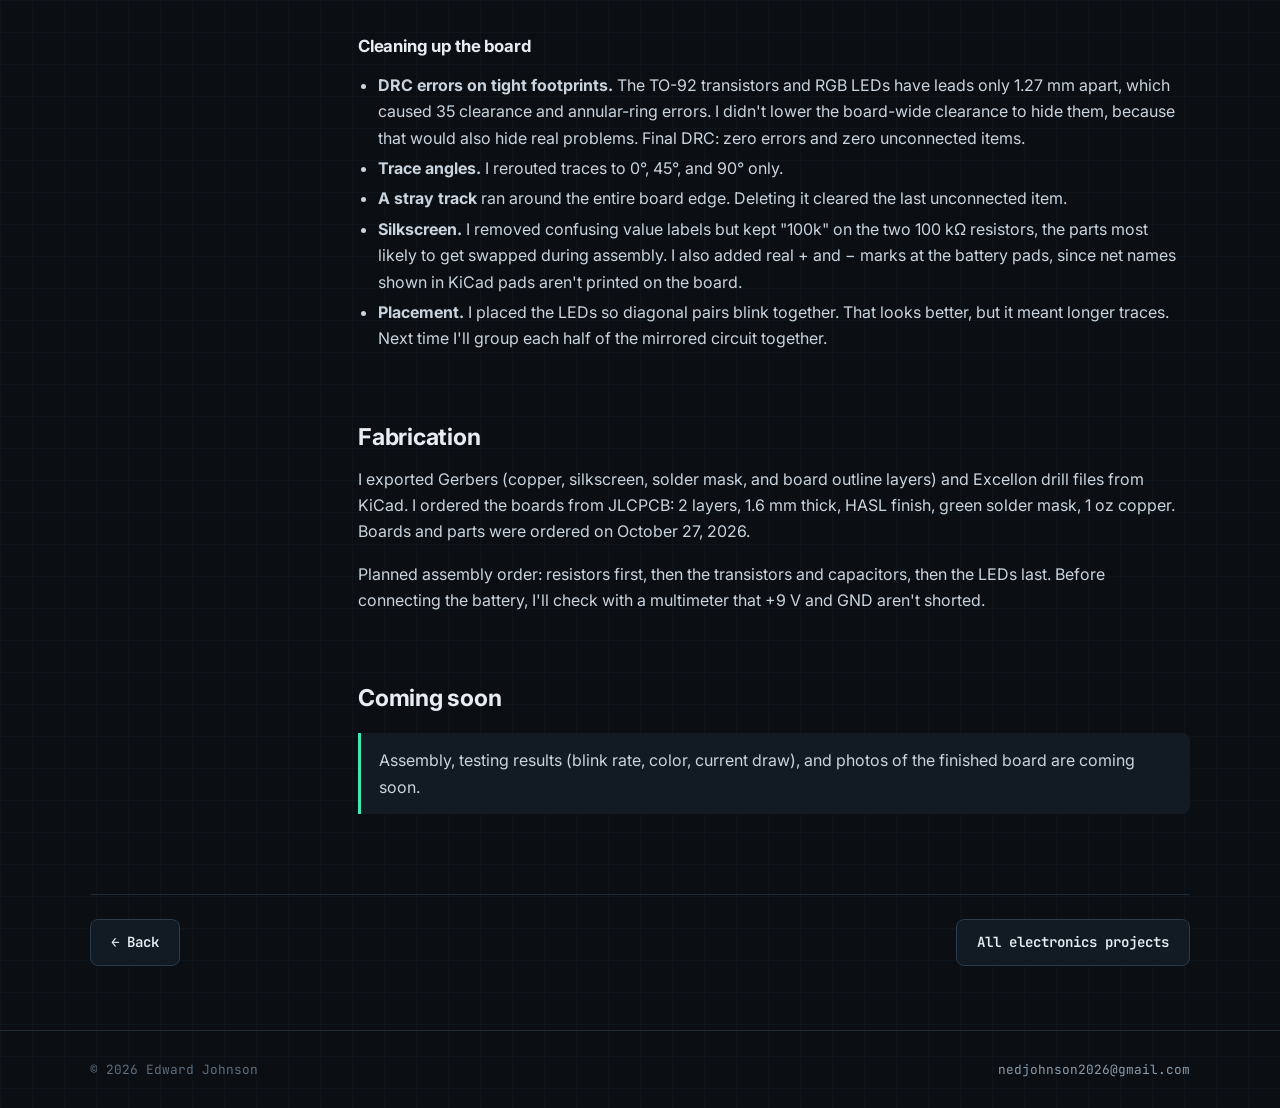
<file: projects/blinking-led.html>
<!DOCTYPE html>
<html lang="en">
<head>
  <meta charset="UTF-8">
  <meta name="viewport" content="width=device-width, initial-scale=1.0">
  <title>Blinking LED PCB | Edward Johnson</title>
  <meta name="description" content="A two-transistor astable multivibrator that blinks four RGB LEDs, taken from breadboard to a custom PCB designed in KiCad and fabricated by JLCPCB.">
  <link rel="preconnect" href="https://fonts.googleapis.com">
  <link rel="preconnect" href="https://fonts.gstatic.com" crossorigin>
  <link href="https://fonts.googleapis.com/css2?family=Inter:wght@400;500;600;700&family=JetBrains+Mono:wght@400;500;700&display=swap" rel="stylesheet">
  <link rel="stylesheet" href="../assets/css/style.css?v=8">
</head>
<body data-page="">

  <header class="site-header">
    <nav class="container nav" aria-label="Main">
      <a href="../index.html" class="logo">EJ<span>_</span></a>
      <button class="nav-toggle" aria-label="Toggle menu" aria-expanded="false">&#9776;</button>
      <ul class="nav-links">
        <li><a href="../index.html" data-nav="home">Home</a></li>
        <li><a href="../electronics.html" data-nav="electronics">Electronics</a></li>
        <li><a href="../3d-printing.html" data-nav="3d-printing">3D Printing</a></li>
        <li><a href="../programming.html" data-nav="programming">Programming</a></li>
        <li><a href="../finished-projects.html" data-nav="finished">Finished Projects</a></li>
      </ul>
    </nav>
  </header>

  <main>
    <div class="project-hero">
      <div class="container">
        <div class="path"><a href="../index.html">~</a> / projects / blinking-led</div>
        <h1>Blinking LED PCB</h1>
        <p class="lede">My first custom printed circuit board. Two transistors take turns switching on and off, blinking four RGB LEDs in pink with diagonal pairs flashing together. I built and tested it on a breadboard, then designed the board in KiCad and ordered it from JLCPCB.</p>
        <ul class="chips"><li class="chip green">KiCad 10</li><li class="chip green">PCB Design</li><li class="chip green">Astable Multivibrator</li><li class="chip green">2N3904</li><li class="chip green">JLCPCB</li><li class="chip green">Breadboarding</li></ul>
        <div class="spec">
          <div><span class="k">Timeline</span><span class="v">Oct 2026 – present</span></div>
          <div><span class="k">Status</span><span class="v">Rev 1 boards ordered; assembly next</span></div>
          <div><span class="k">My role</span><span class="v">Solo project: circuit, schematic, layout</span></div>
          <div><span class="k">Tools</span><span class="v">KiCad 10, Mouser, JLCPCB</span></div>
        </div>
      </div>
    </div>

    <div class="container">
      <div class="writeup">
        <nav class="toc" aria-label="Sections">
          <a href="#overview">Overview</a>
          <a href="#circuit">The circuit</a>
          <a href="#parts">Parts</a>
          <a href="#schematic">Schematic</a>
          <a href="#layout">PCB layout</a>
          <a href="#fab">Fabrication</a>
          <a href="#next">Coming soon</a>
        </nav>
        <article>
          <section id="overview">
            <h2>Overview</h2>
            <p>I first got the circuit working on a breadboard, powered by a 9&nbsp;V battery. Then I turned that design into a real PCB. Going from breadboard to board taught me a lot I hadn't run into before: matching footprints to real parts, choosing component ratings, design rules from the fab house, and keeping a schematic clean enough that someone else could read it.</p>
            <figure class="fig"><div class="yt" data-id="N6ZGCFExz5w" title="Breadboard prototype of the blinking LED circuit running on a 9 V battery"><button class="yt-play" type="button" aria-label="Play video: Breadboard prototype of the blinking LED circuit running on a 9 V battery"><img src="../media/Blinking%20LED/web/poster-vid1.jpg" alt="" loading="lazy" decoding="async"></button></div><figcaption>The breadboard prototype blinking, powered by a 9 V battery</figcaption></figure>
          </section>

          <section id="circuit">
            <h2>The circuit</h2>
            <p>The circuit is a classic <strong>two-transistor astable multivibrator</strong>. Two 2N3904 NPN transistors are cross-coupled through 10&nbsp;&micro;F capacitors. When one transistor switches on, its capacitor yanks the other transistor's base negative and holds it off. The base then recharges through its 100&nbsp;k&Omega; resistor until that transistor switches on, and the cycle flips. The result is a steady back-and-forth with no microcontroller at all.</p>
            <div class="flow">
              <span>Q2 on &rarr; LED pair A lit</span><b>&harr;</b>
              <span>C charges through 100 k&Omega;</span><b>&harr;</b>
              <span>Q3 on &rarr; LED pair B lit</span>
            </div>
            <p>Each side drives two common-cathode RGB LEDs. Only the red and blue channels are used, which mixes to pink. With 100&nbsp;k&Omega; and 10&nbsp;&micro;F, each half-cycle lasts roughly 0.7&nbsp;seconds (t &asymp; 0.693&nbsp;&middot;&nbsp;R&nbsp;&middot;&nbsp;C).</p>
          </section>

          <section id="parts">
            <h2>Parts</h2>
            <p>I sourced every part from Mouser and matched each one to a KiCad footprint using its datasheet: body size, lead pitch, and lead diameter.</p>
            <div class="table-wrap">
              <table class="data">
                <thead><tr><th>Part</th><th>Qty</th><th>Mouser part</th></tr></thead>
                <tbody>
                  <tr><td>2N3904 NPN transistor</td><td>2</td><td>Diotec Semiconductor 2N3904 (637-2N3904)</td></tr>
                  <tr><td>10 &micro;F 16 V electrolytic capacitor</td><td>2</td><td>W&uuml;rth 860010372001</td></tr>
                  <tr><td>100 k&Omega; &frac12; W metal oxide resistor</td><td>2</td><td>Yageo RSF-50JT-52-100K</td></tr>
                  <tr><td>220 &Omega; &frac12; W metal oxide resistor</td><td>14</td><td>Stackpole RSPF12JT220R</td></tr>
                  <tr><td>5 mm RGB LED, common cathode</td><td>4</td><td>Soldered 100105</td></tr>
                  <tr><td>9 V battery snap (soldered to board)</td><td>1</td><td>Ordered from Amazon</td></tr>
                </tbody>
              </table>
            </div>
            <div class="callout"><strong>Lesson:</strong> my first parts list was badly oversized: a 3&nbsp;W wirewound resistor, a 2&nbsp;W 100&nbsp;k&Omega;, and a 300&nbsp;V transistor that was on backorder. The base resistors dissipate well under a milliwatt. Now I calculate the power each part actually handles before I order, and match the parts I validated on the breadboard.</div>
          </section>

          <section id="schematic">
            <h2>Schematic</h2>
            <figure class="fig"><img src="../media/Blinking%20LED/web/schematic.png" alt="KiCad schematic of the blinking LED circuit" style="background:#f5f4ef"><figcaption>Final Rev 1 schematic in KiCad</figcaption></figure>
            <p>Reviewing the schematic turned up several mistakes that would have caused real problems on the board:</p>
            <ul>
              <li><strong>Wrong LED symbol.</strong> I first used a common-<em>anode</em> symbol, but my LEDs are common-<em>cathode</em>, with the shared lead on pin 2. I switched to <code>LED_RKGB</code>, which matches the physical pin order (red, cathode, green, blue).</li>
              <li><strong>Reversed capacitor.</strong> C5 was mirrored, with its + terminal on the transistor base. In this circuit the base side swings negative, so + has to face the collector. A backwards electrolytic can still run on the bench while it slowly degrades, so now I check every polarized part.</li>
              <li><strong>Resistors that did nothing.</strong> Two 10&nbsp;&Omega; resistors were in series with 220&nbsp;&Omega; ones. 10&nbsp;&Omega; is less than the 220&nbsp;&Omega; part's own &plusmn;5% tolerance (&plusmn;11&nbsp;&Omega;), so I removed them.</li>
              <li><strong>LEDs sharing a resistor.</strong> LEDs in parallel on one resistor share current unevenly, so their brightness and color differ. I gave each LED color its own resistor.</li>
              <li><strong>No way to connect power.</strong> On a breadboard, +9&nbsp;V and GND come from the rails. A PCB needs a real connector, so I added J1 for the battery wires, plus <code>PWR_FLAG</code> symbols so the electrical rules check passes.</li>
            </ul>
          </section>

          <section id="layout">
            <h2>PCB layout</h2>
            <figure class="fig"><img src="../media/Blinking%20LED/web/pcb-layout.png" alt="KiCad PCB layout with front and back copper traces" style="background:#001023"><figcaption>Rev 1 layout: front copper in red, back copper in blue. 60 pads, 0 unrouted nets.</figcaption></figure>
            <p>I set up the design rules from JLCPCB's 2-layer capabilities. I learned that design rules come from the fab, while footprints come from the parts. The fab's minimums are the floor for the design rule check (DRC), not the widths to actually route with.</p>
            <div class="table-wrap">
              <table class="data">
                <thead><tr><th>Rule</th><th>Value</th></tr></thead>
                <tbody>
                  <tr><td>Min track width / clearance (fab limit)</td><td>0.127 mm</td></tr>
                  <tr><td>Min via drill / diameter</td><td>0.3 mm / 0.5 mm</td></tr>
                  <tr><td>Min annular ring</td><td>0.15 mm</td></tr>
                  <tr><td>Default signal traces</td><td>0.3 mm</td></tr>
                  <tr><td>Power traces (+9 V, GND)</td><td>0.5 mm</td></tr>
                </tbody>
              </table>
            </div>
            <h3>Cleaning up the board</h3>
            <ul>
              <li><strong>DRC errors on tight footprints.</strong> The TO-92 transistors and RGB LEDs have leads only 1.27&nbsp;mm apart, which caused 35 clearance and annular-ring errors. I didn't lower the board-wide clearance to hide them, because that would also hide real problems. Final DRC: zero errors and zero unconnected items.</li>
              <li><strong>Trace angles.</strong> I rerouted traces to 0&deg;, 45&deg;, and 90&deg; only.</li>
              <li><strong>A stray track</strong> ran around the entire board edge. Deleting it cleared the last unconnected item.</li>
              <li><strong>Silkscreen.</strong> I removed confusing value labels but kept "100k" on the two 100&nbsp;k&Omega; resistors, the parts most likely to get swapped during assembly. I also added real + and &minus; marks at the battery pads, since net names shown in KiCad pads aren't printed on the board.</li>
              <li><strong>Placement.</strong> I placed the LEDs so diagonal pairs blink together. That looks better, but it meant longer traces. Next time I'll group each half of the mirrored circuit together.</li>
            </ul>
          </section>

          <section id="fab">
            <h2>Fabrication</h2>
            <p>I exported Gerbers (copper, silkscreen, solder mask, and board outline layers) and Excellon drill files from KiCad. I ordered the boards from JLCPCB: 2 layers, 1.6&nbsp;mm thick, HASL finish, green solder mask, 1&nbsp;oz copper. Boards and parts were ordered on October 27, 2026.</p>
            <p>Planned assembly order: resistors first, then the transistors and capacitors, then the LEDs last. Before connecting the battery, I'll check with a multimeter that +9&nbsp;V and GND aren't shorted.</p>
          </section>

          <section id="next">
            <h2>Coming soon</h2>
            <div class="callout">Assembly, testing results (blink rate, color, current draw), and photos of the finished board are coming soon.</div>
          </section>
        </article>
      </div>

      <div class="pager">
        <a class="btn" href="javascript:history.back()">&larr; Back</a>
        <a class="btn" href="../electronics.html">All electronics projects</a>
      </div>
    </div>
  </main>

  <footer class="site-footer">
    <div class="container">
      <span>&copy; <span id="year"></span> Edward Johnson</span>
      <span><a href="mailto:nedjohnson2026@gmail.com">nedjohnson2026@gmail.com</a></span>
    </div>
  </footer>

  <script src="../assets/js/main.js?v=3"></script>
</body>
</html>
</file>
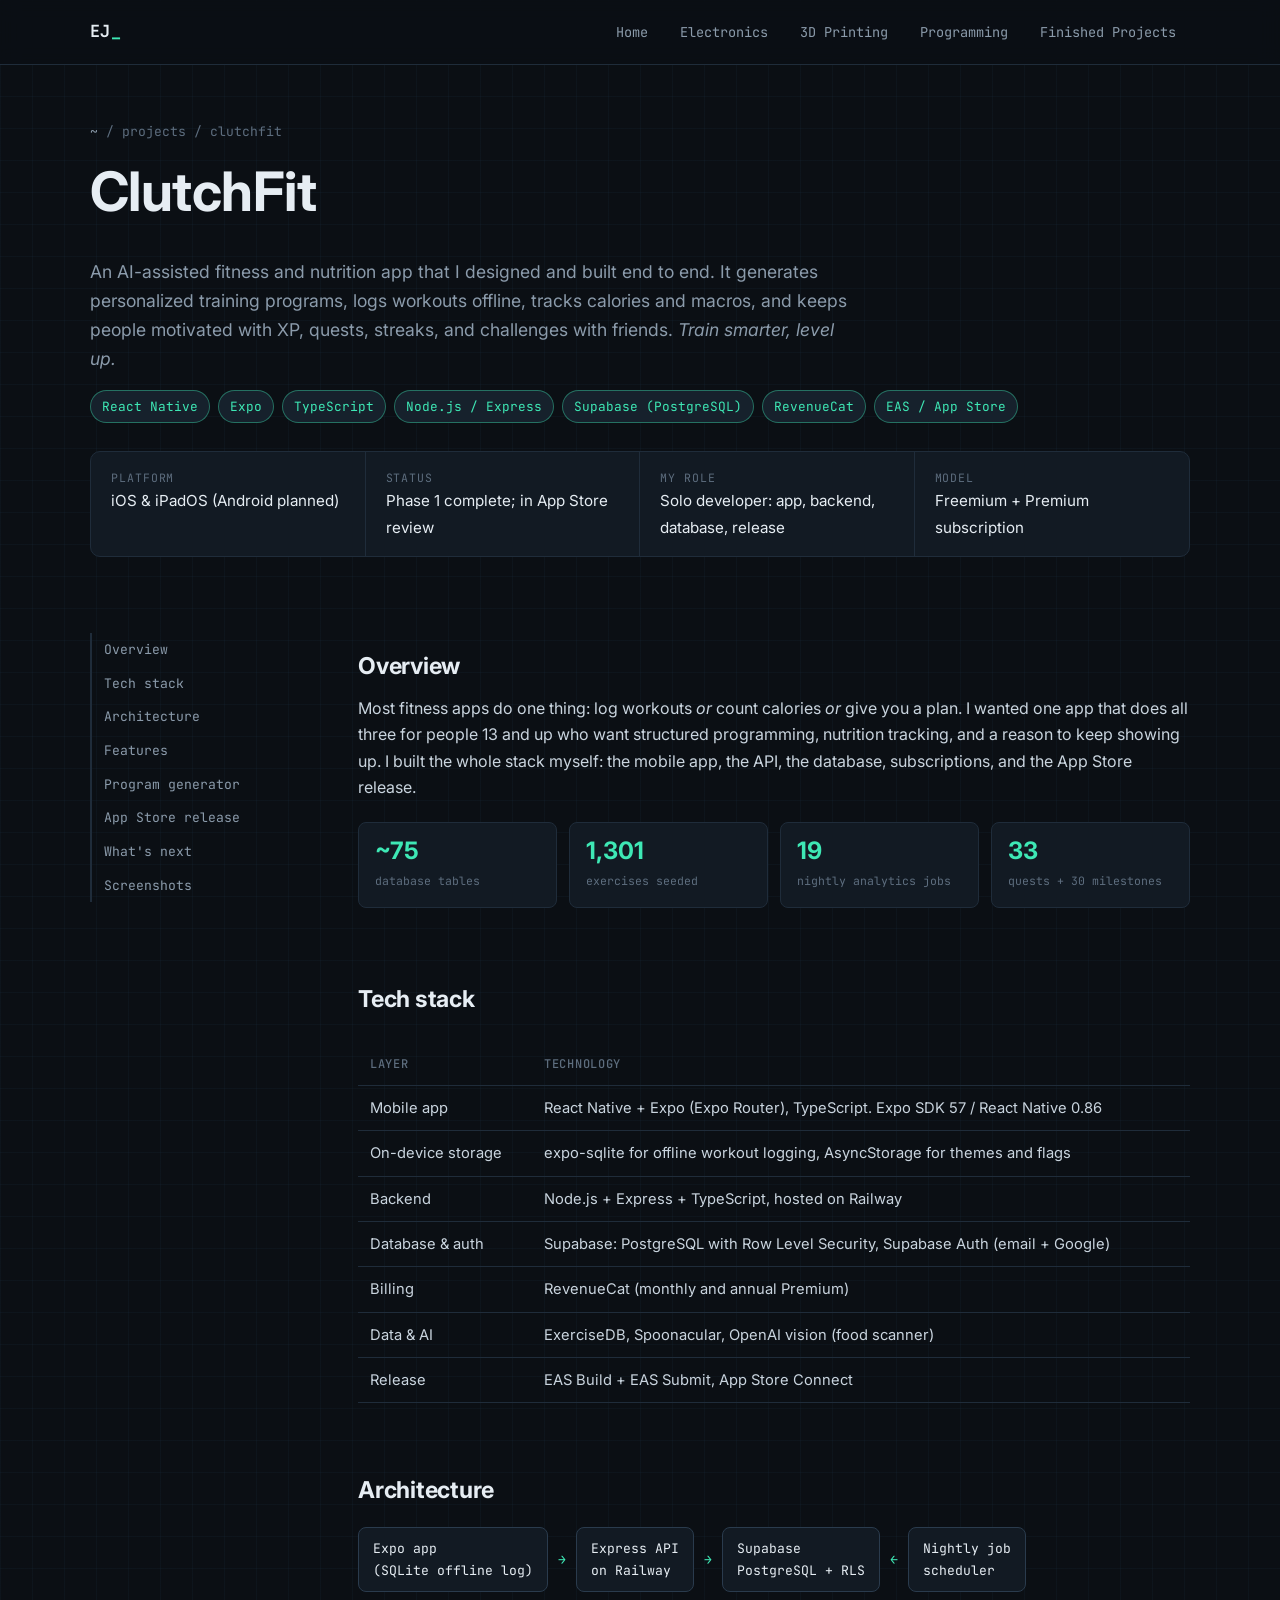
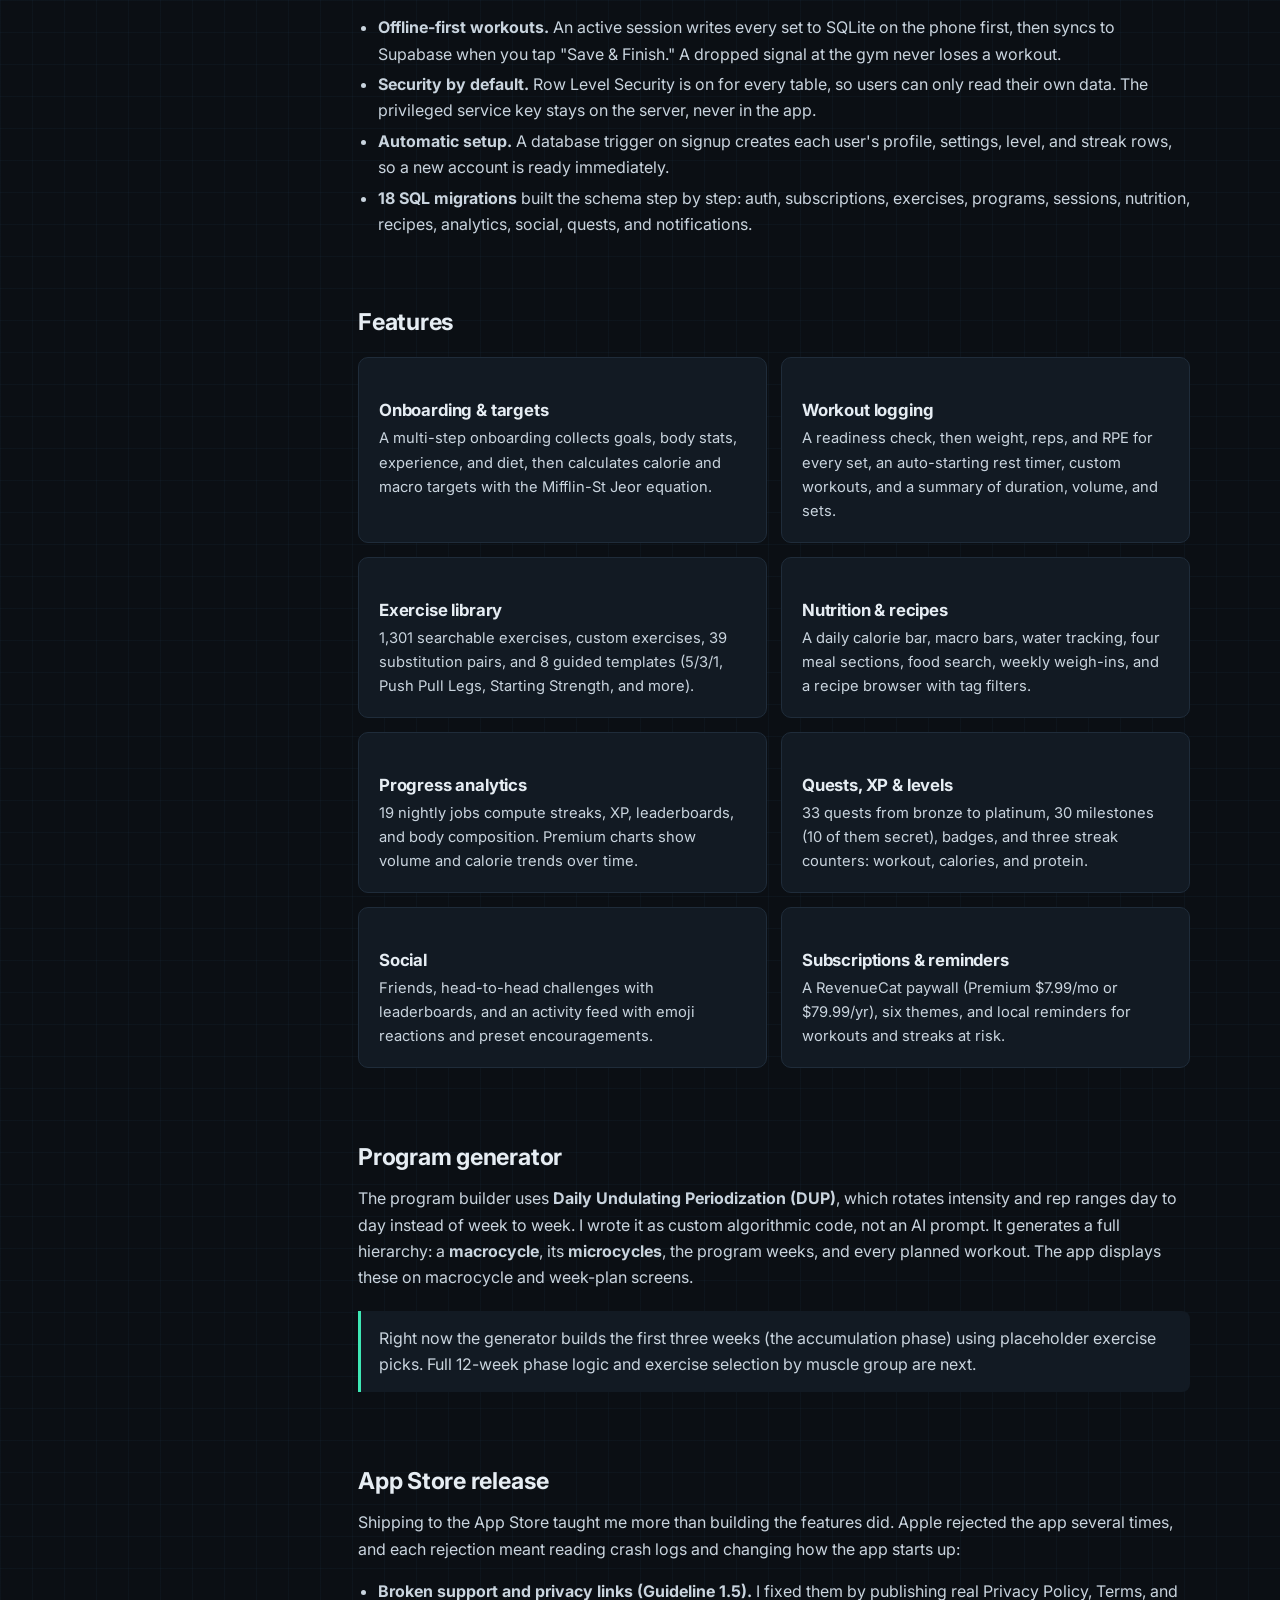
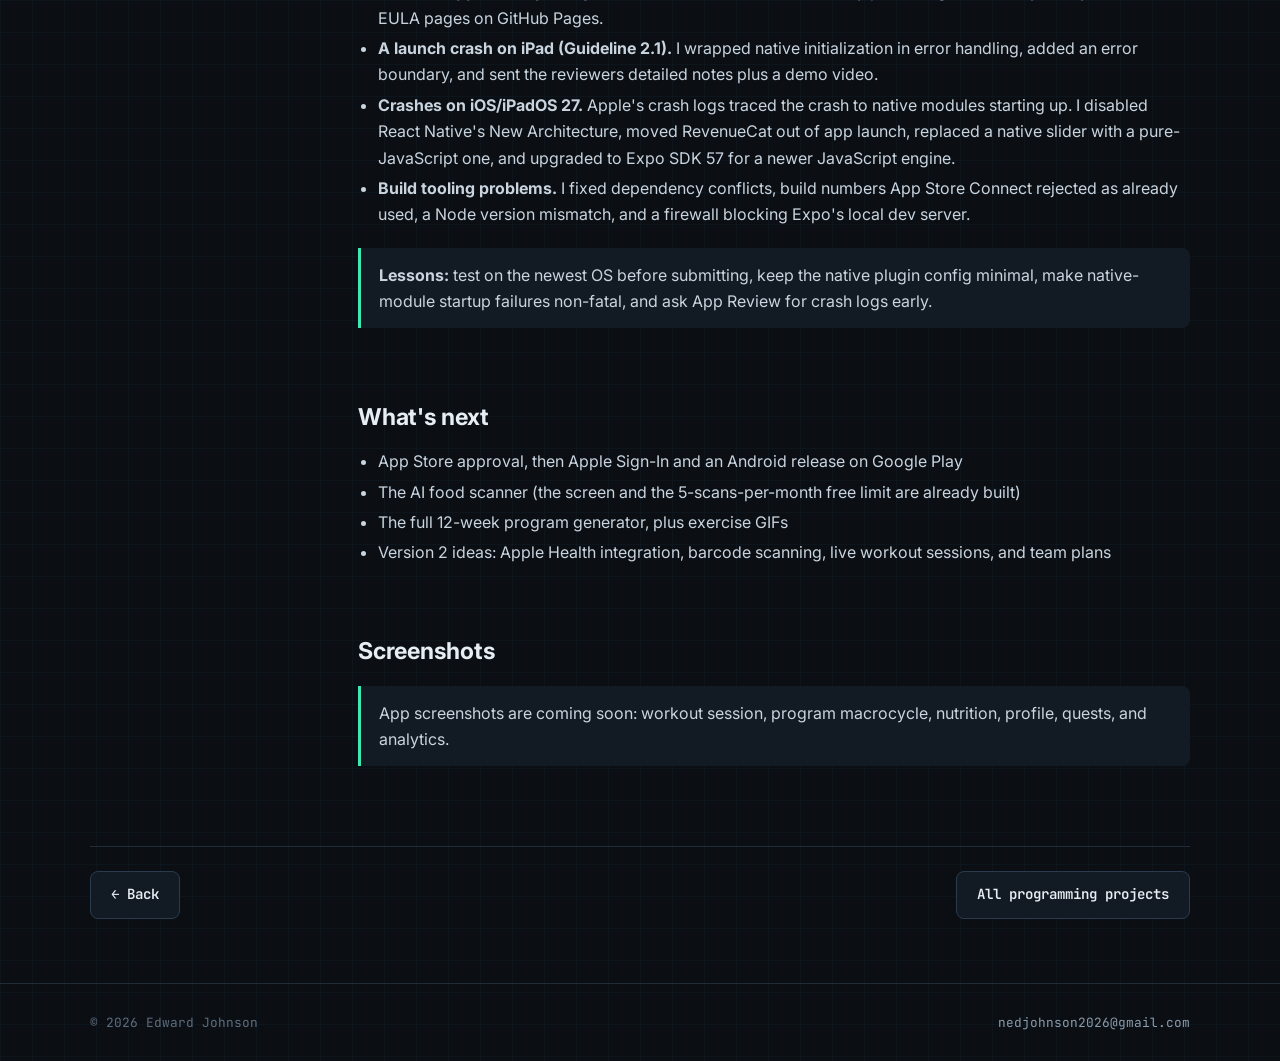
<file: projects/fitness-app.html>
<!DOCTYPE html>
<html lang="en">
<head>
  <meta charset="UTF-8">
  <meta name="viewport" content="width=device-width, initial-scale=1.0">
  <title>ClutchFit | Edward Johnson</title>
  <meta name="description" content="ClutchFit: a full-stack AI fitness and nutrition app built with React Native/Expo, Node.js, and Supabase, submitted to the Apple App Store.">
  <link rel="preconnect" href="https://fonts.googleapis.com">
  <link rel="preconnect" href="https://fonts.gstatic.com" crossorigin>
  <link href="https://fonts.googleapis.com/css2?family=Inter:wght@400;500;600;700;800&family=JetBrains+Mono:wght@400;500;700&display=swap" rel="stylesheet">
  <link rel="stylesheet" href="../assets/css/style.css?v=8">
</head>
<body data-page="">

  <header class="site-header">
    <nav class="container nav" aria-label="Main">
      <a href="../index.html" class="logo">EJ<span>_</span></a>
      <button class="nav-toggle" aria-label="Toggle menu" aria-expanded="false">&#9776;</button>
      <ul class="nav-links">
        <li><a href="../index.html" data-nav="home">Home</a></li>
        <li><a href="../electronics.html" data-nav="electronics">Electronics</a></li>
        <li><a href="../3d-printing.html" data-nav="3d-printing">3D Printing</a></li>
        <li><a href="../programming.html" data-nav="programming">Programming</a></li>
        <li><a href="../finished-projects.html" data-nav="finished">Finished Projects</a></li>
      </ul>
    </nav>
  </header>

  <main>
    <div class="project-hero">
      <div class="container">
        <div class="path"><a href="../index.html">~</a> / projects / clutchfit</div>
        <h1>ClutchFit</h1>
        <p class="lede">An AI-assisted fitness and nutrition app that I designed and built end to end. It generates personalized training programs, logs workouts offline, tracks calories and macros, and keeps people motivated with XP, quests, streaks, and challenges with friends. <em>Train smarter, level up.</em></p>
        <ul class="chips"><li class="chip green">React Native</li><li class="chip green">Expo</li><li class="chip green">TypeScript</li><li class="chip green">Node.js / Express</li><li class="chip green">Supabase (PostgreSQL)</li><li class="chip green">RevenueCat</li><li class="chip green">EAS / App Store</li></ul>
        <div class="spec">
          <div><span class="k">Platform</span><span class="v">iOS &amp; iPadOS (Android planned)</span></div>
          <div><span class="k">Status</span><span class="v">Phase 1 complete; in App Store review</span></div>
          <div><span class="k">My role</span><span class="v">Solo developer: app, backend, database, release</span></div>
          <div><span class="k">Model</span><span class="v">Freemium + Premium subscription</span></div>
        </div>
      </div>
    </div>

    <div class="container">
      <div class="writeup">
        <nav class="toc" aria-label="Sections">
          <a href="#overview">Overview</a>
          <a href="#stack">Tech stack</a>
          <a href="#architecture">Architecture</a>
          <a href="#features">Features</a>
          <a href="#programs">Program generator</a>
          <a href="#release">App Store release</a>
          <a href="#roadmap">What's next</a>
          <a href="#screens">Screenshots</a>
        </nav>
        <article>
          <section id="overview">
            <h2>Overview</h2>
            <p>Most fitness apps do one thing: log workouts <em>or</em> count calories <em>or</em> give you a plan. I wanted one app that does all three for people 13 and up who want structured programming, nutrition tracking, and a reason to keep showing up. I built the whole stack myself: the mobile app, the API, the database, subscriptions, and the App Store release.</p>
            <div class="stat-row">
              <div><b>~75</b><span>database tables</span></div>
              <div><b>1,301</b><span>exercises seeded</span></div>
              <div><b>19</b><span>nightly analytics jobs</span></div>
              <div><b>33</b><span>quests + 30 milestones</span></div>
            </div>
          </section>

          <section id="stack">
            <h2>Tech stack</h2>
            <div class="table-wrap">
              <table class="data">
                <thead><tr><th>Layer</th><th>Technology</th></tr></thead>
                <tbody>
                  <tr><td>Mobile app</td><td>React Native + Expo (Expo Router), TypeScript. Expo SDK 57 / React Native 0.86</td></tr>
                  <tr><td>On-device storage</td><td>expo-sqlite for offline workout logging, AsyncStorage for themes and flags</td></tr>
                  <tr><td>Backend</td><td>Node.js + Express + TypeScript, hosted on Railway</td></tr>
                  <tr><td>Database &amp; auth</td><td>Supabase: PostgreSQL with Row Level Security, Supabase Auth (email + Google)</td></tr>
                  <tr><td>Billing</td><td>RevenueCat (monthly and annual Premium)</td></tr>
                  <tr><td>Data &amp; AI</td><td>ExerciseDB, Spoonacular, OpenAI vision (food scanner)</td></tr>
                  <tr><td>Release</td><td>EAS Build + EAS Submit, App Store Connect</td></tr>
                </tbody>
              </table>
            </div>
          </section>

          <section id="architecture">
            <h2>Architecture</h2>
            <div class="flow">
              <span>Expo app<br>(SQLite offline log)</span><b>&rarr;</b>
              <span>Express API<br>on Railway</span><b>&rarr;</b>
              <span>Supabase<br>PostgreSQL + RLS</span><b>&larr;</b>
              <span>Nightly job<br>scheduler</span>
            </div>
            <ul>
              <li><strong>Offline-first workouts.</strong> An active session writes every set to SQLite on the phone first, then syncs to Supabase when you tap "Save &amp; Finish." A dropped signal at the gym never loses a workout.</li>
              <li><strong>Security by default.</strong> Row Level Security is on for every table, so users can only read their own data. The privileged service key stays on the server, never in the app.</li>
              <li><strong>Automatic setup.</strong> A database trigger on signup creates each user's profile, settings, level, and streak rows, so a new account is ready immediately.</li>
              <li><strong>18 SQL migrations</strong> built the schema step by step: auth, subscriptions, exercises, programs, sessions, nutrition, recipes, analytics, social, quests, and notifications.</li>
            </ul>
          </section>

          <section id="features">
            <h2>Features</h2>
            <div class="feature-grid">
              <div class="panel"><h3>Onboarding &amp; targets</h3><p>A multi-step onboarding collects goals, body stats, experience, and diet, then calculates calorie and macro targets with the Mifflin-St Jeor equation.</p></div>
              <div class="panel"><h3>Workout logging</h3><p>A readiness check, then weight, reps, and RPE for every set, an auto-starting rest timer, custom workouts, and a summary of duration, volume, and sets.</p></div>
              <div class="panel"><h3>Exercise library</h3><p>1,301 searchable exercises, custom exercises, 39 substitution pairs, and 8 guided templates (5/3/1, Push Pull Legs, Starting Strength, and more).</p></div>
              <div class="panel"><h3>Nutrition &amp; recipes</h3><p>A daily calorie bar, macro bars, water tracking, four meal sections, food search, weekly weigh-ins, and a recipe browser with tag filters.</p></div>
              <div class="panel"><h3>Progress analytics</h3><p>19 nightly jobs compute streaks, XP, leaderboards, and body composition. Premium charts show volume and calorie trends over time.</p></div>
              <div class="panel"><h3>Quests, XP &amp; levels</h3><p>33 quests from bronze to platinum, 30 milestones (10 of them secret), badges, and three streak counters: workout, calories, and protein.</p></div>
              <div class="panel"><h3>Social</h3><p>Friends, head-to-head challenges with leaderboards, and an activity feed with emoji reactions and preset encouragements.</p></div>
              <div class="panel"><h3>Subscriptions &amp; reminders</h3><p>A RevenueCat paywall (Premium $7.99/mo or $79.99/yr), six themes, and local reminders for workouts and streaks at risk.</p></div>
            </div>
          </section>

          <section id="programs">
            <h2>Program generator</h2>
            <p>The program builder uses <strong>Daily Undulating Periodization (DUP)</strong>, which rotates intensity and rep ranges day to day instead of week to week. I wrote it as custom algorithmic code, not an AI prompt. It generates a full hierarchy: a <strong>macrocycle</strong>, its <strong>microcycles</strong>, the program weeks, and every planned workout. The app displays these on macrocycle and week-plan screens.</p>
            <div class="callout">Right now the generator builds the first three weeks (the accumulation phase) using placeholder exercise picks. Full 12-week phase logic and exercise selection by muscle group are next.</div>
          </section>

          <section id="release">
            <h2>App Store release</h2>
            <p>Shipping to the App Store taught me more than building the features did. Apple rejected the app several times, and each rejection meant reading crash logs and changing how the app starts up:</p>
            <ul>
              <li><strong>Broken support and privacy links (Guideline 1.5).</strong> I fixed them by publishing real Privacy Policy, Terms, and EULA pages on GitHub Pages.</li>
              <li><strong>A launch crash on iPad (Guideline 2.1).</strong> I wrapped native initialization in error handling, added an error boundary, and sent the reviewers detailed notes plus a demo video.</li>
              <li><strong>Crashes on iOS/iPadOS 27.</strong> Apple's crash logs traced the crash to native modules starting up. I disabled React Native's New Architecture, moved RevenueCat out of app launch, replaced a native slider with a pure-JavaScript one, and upgraded to Expo SDK 57 for a newer JavaScript engine.</li>
              <li><strong>Build tooling problems.</strong> I fixed dependency conflicts, build numbers App Store Connect rejected as already used, a Node version mismatch, and a firewall blocking Expo's local dev server.</li>
            </ul>
            <div class="callout"><strong>Lessons:</strong> test on the newest OS before submitting, keep the native plugin config minimal, make native-module startup failures non-fatal, and ask App Review for crash logs early.</div>
          </section>

          <section id="roadmap">
            <h2>What's next</h2>
            <ul>
              <li>App Store approval, then Apple Sign-In and an Android release on Google Play</li>
              <li>The AI food scanner (the screen and the 5-scans-per-month free limit are already built)</li>
              <li>The full 12-week program generator, plus exercise GIFs</li>
              <li>Version 2 ideas: Apple Health integration, barcode scanning, live workout sessions, and team plans</li>
            </ul>
          </section>

          <section id="screens">
            <h2>Screenshots</h2>
            <div class="callout">App screenshots are coming soon: workout session, program macrocycle, nutrition, profile, quests, and analytics.</div>
          </section>
        </article>
      </div>

      <div class="pager">
        <a class="btn" href="javascript:history.back()">&larr; Back</a>
        <a class="btn" href="../programming.html">All programming projects</a>
      </div>
    </div>
  </main>

  <footer class="site-footer">
    <div class="container">
      <span>&copy; <span id="year"></span> Edward Johnson</span>
      <span><a href="mailto:nedjohnson2026@gmail.com">nedjohnson2026@gmail.com</a></span>
    </div>
  </footer>

  <script src="../assets/js/main.js?v=3"></script>
</body>
</html>
</file>
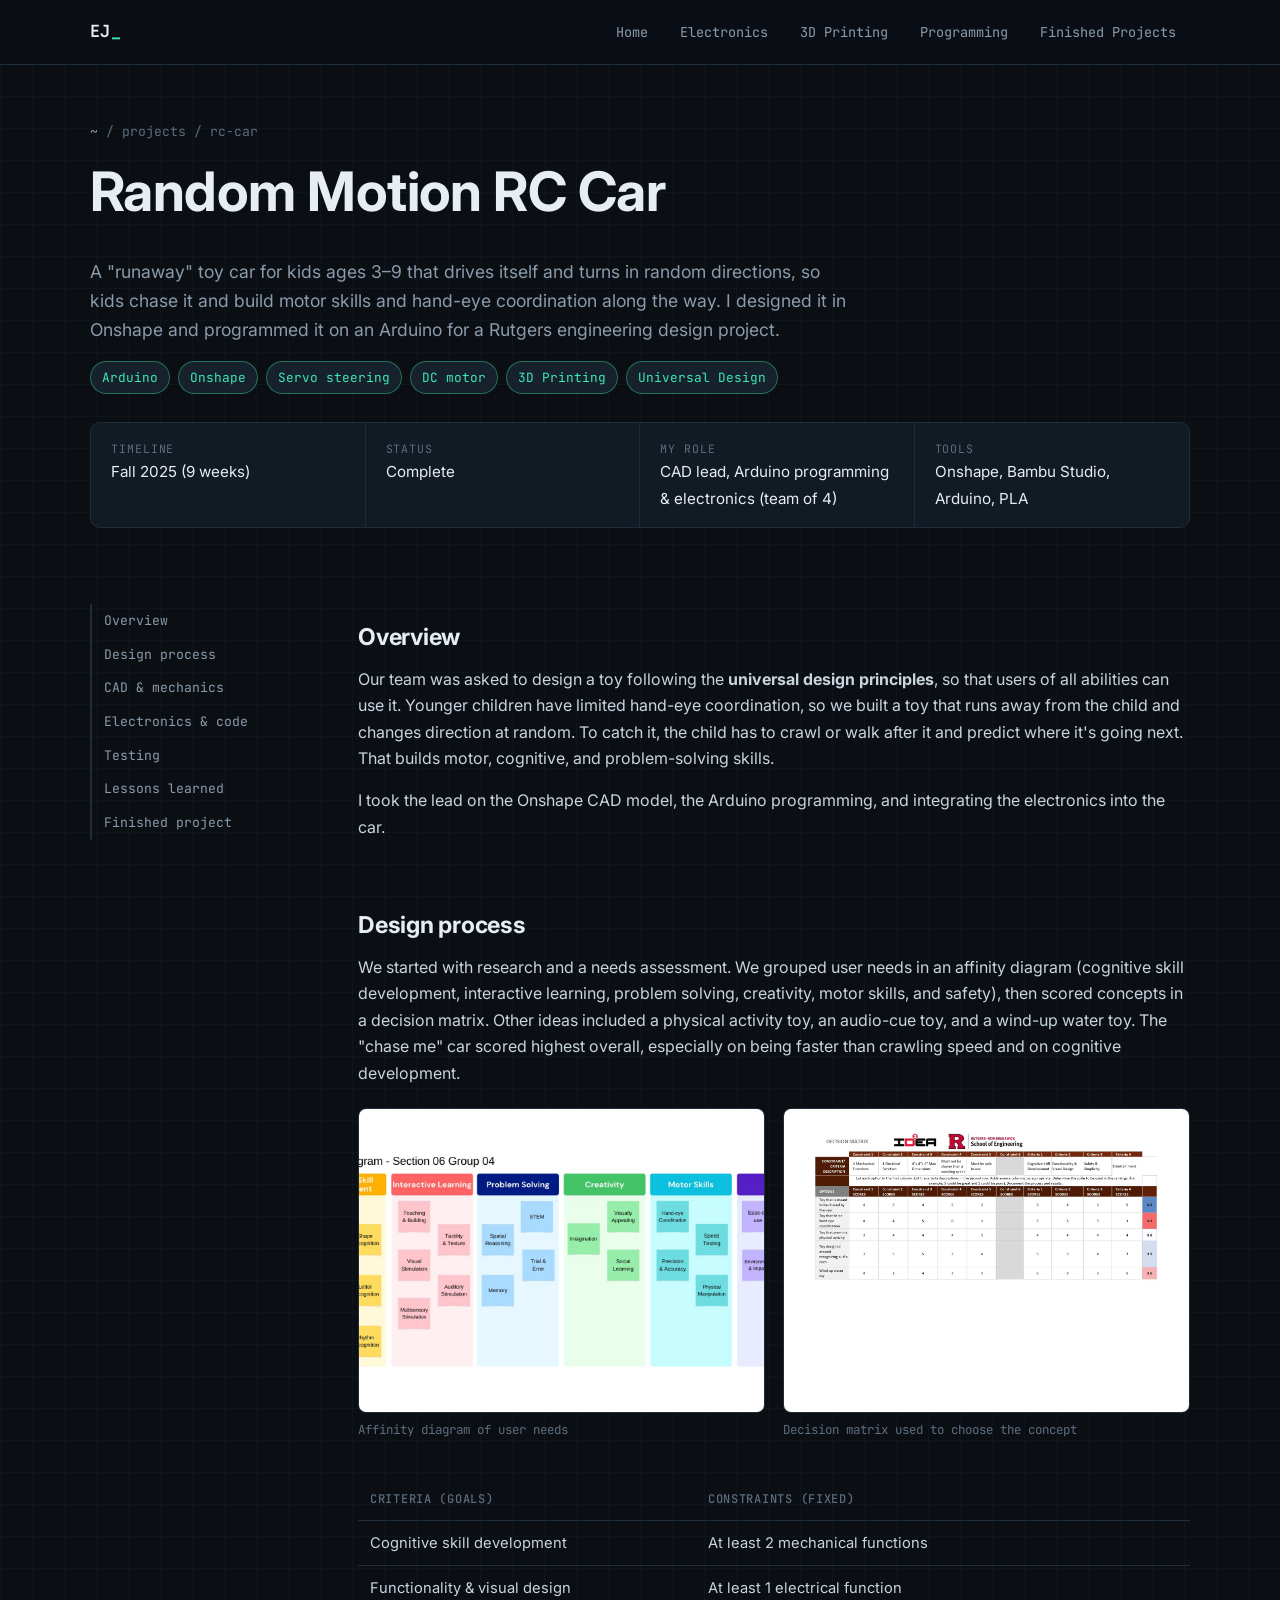
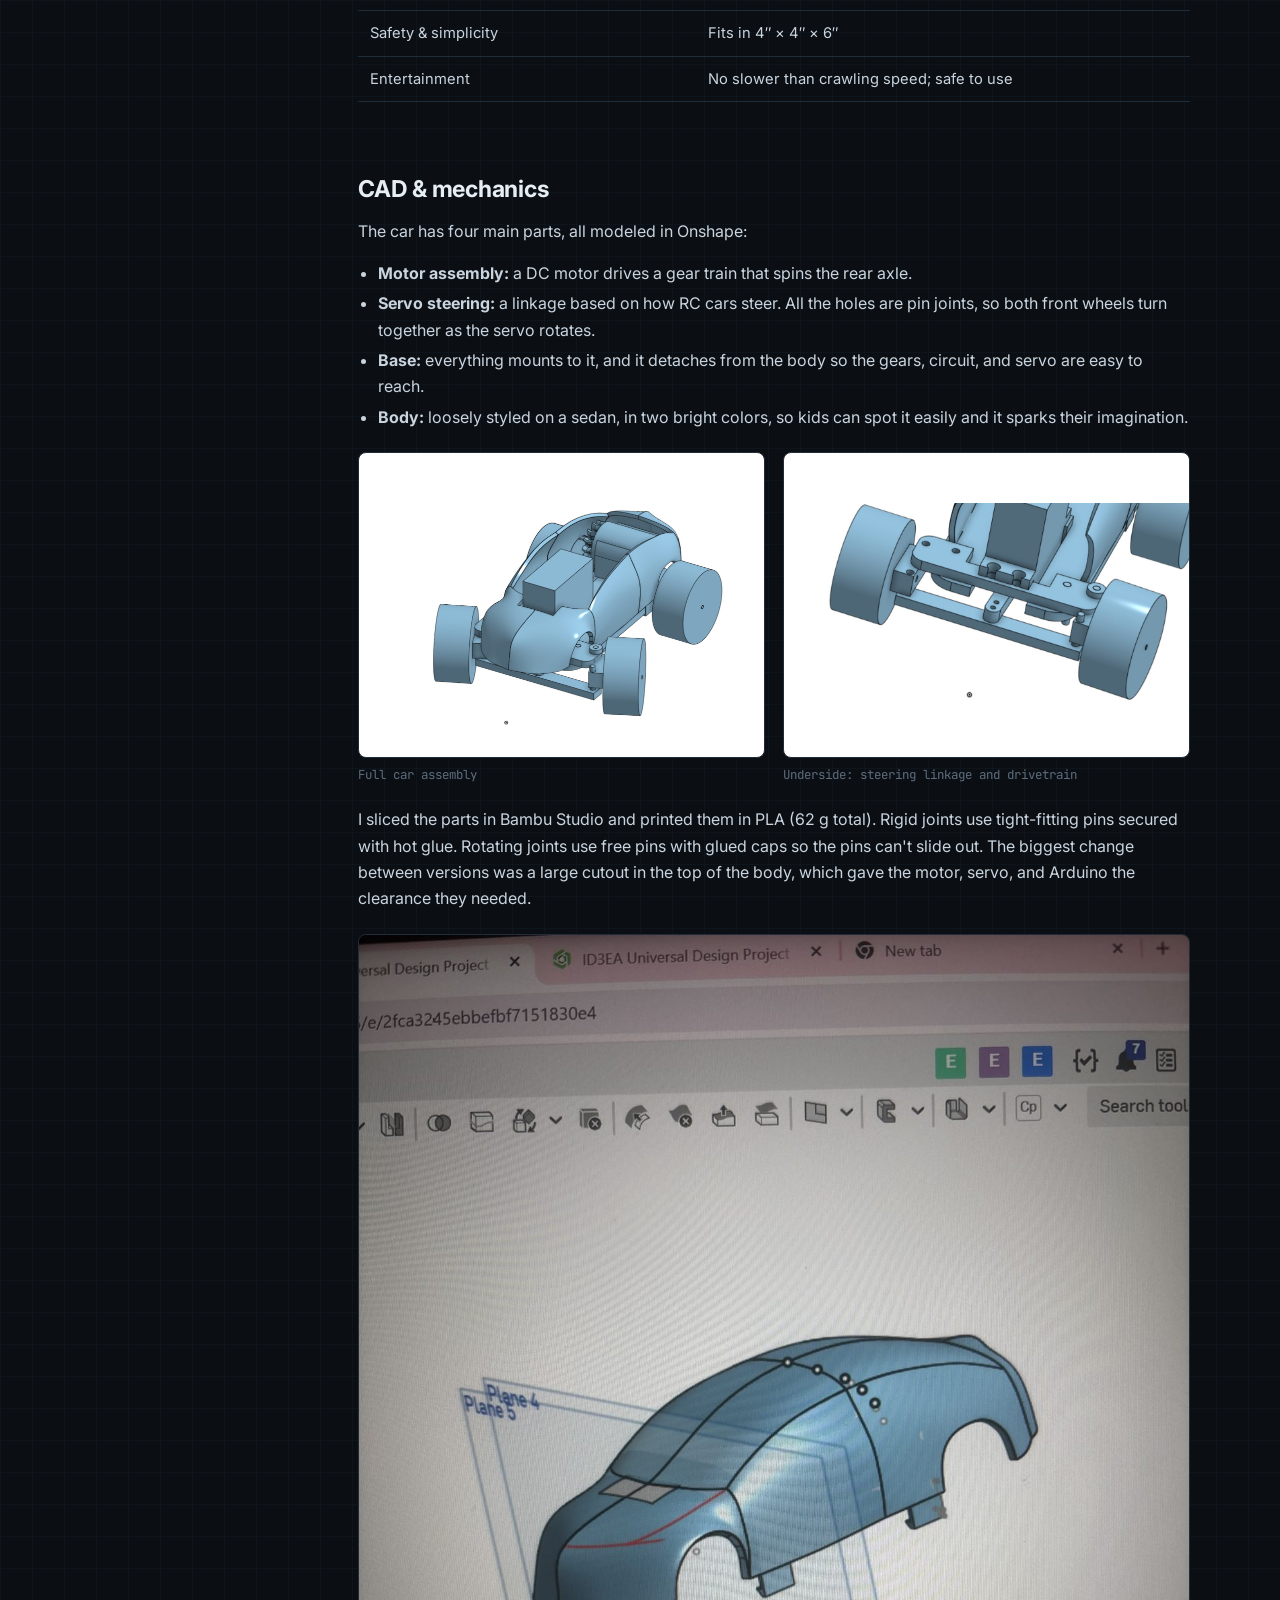
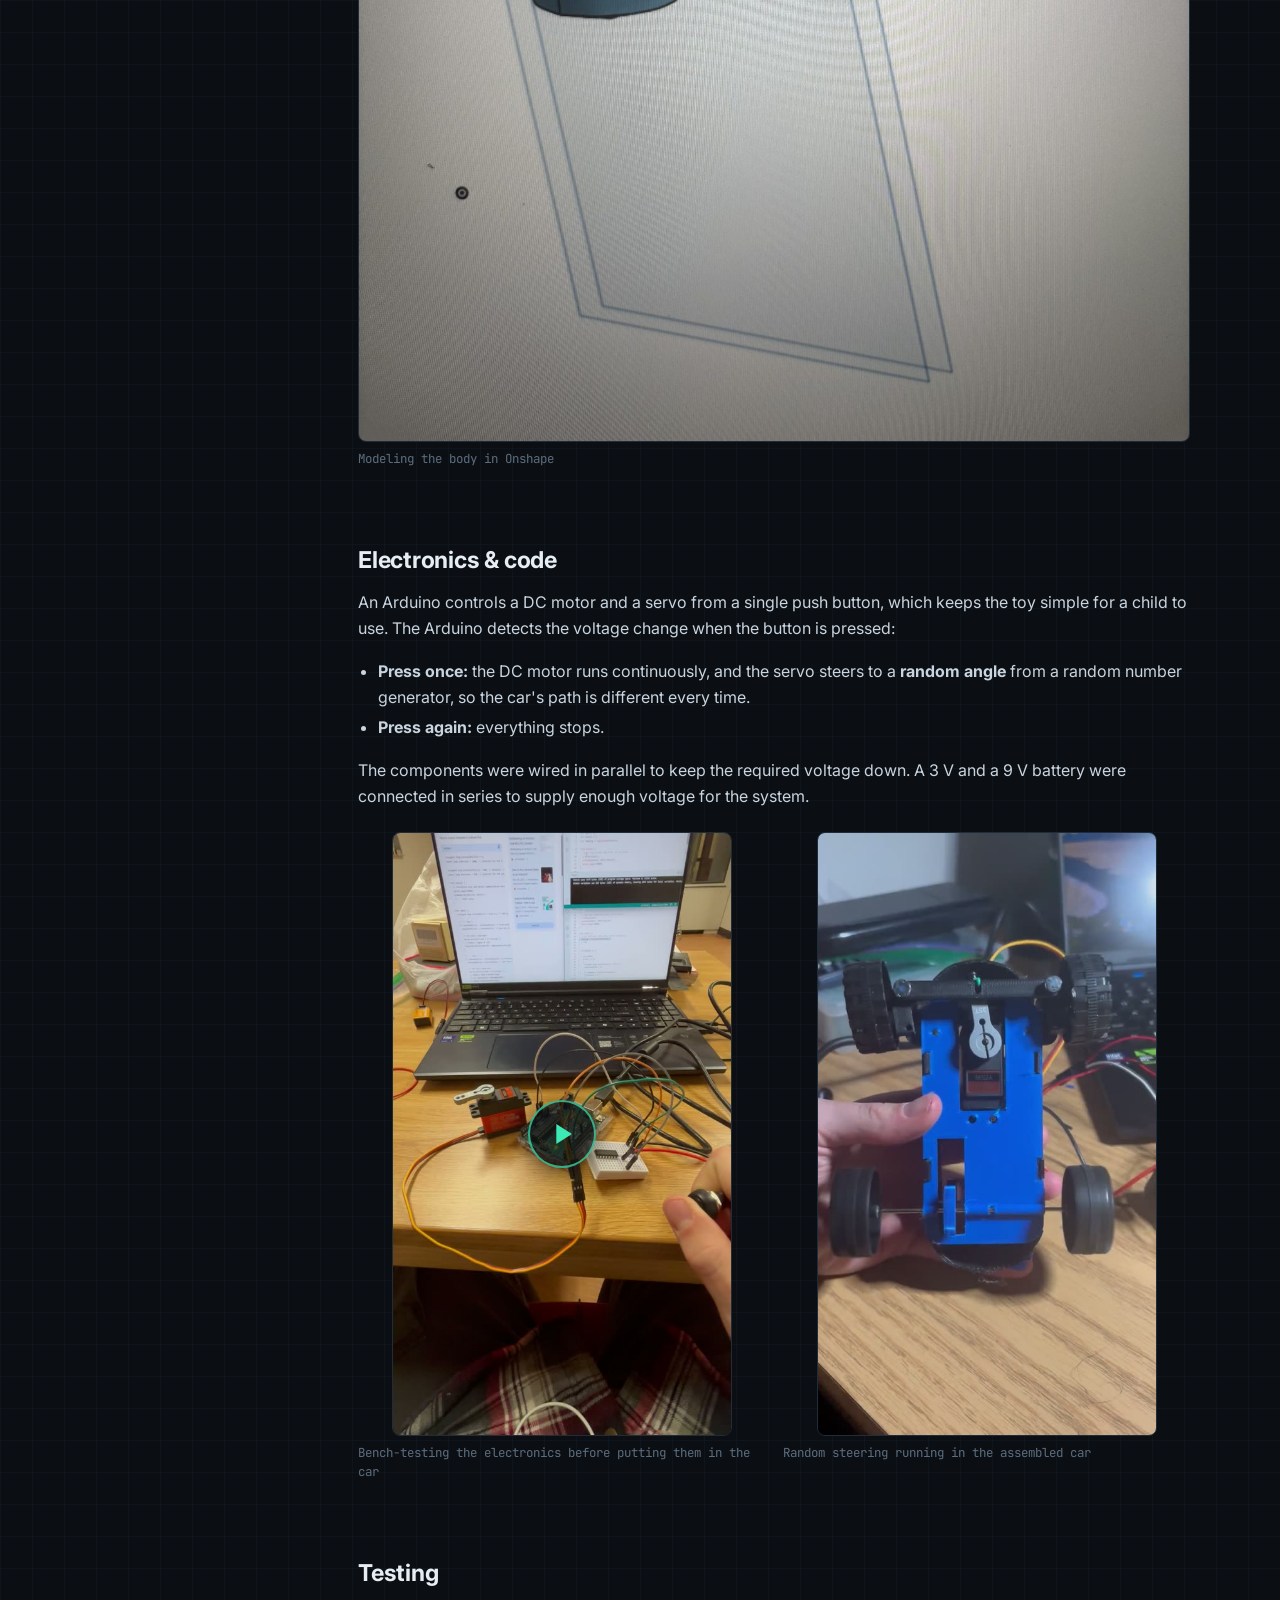
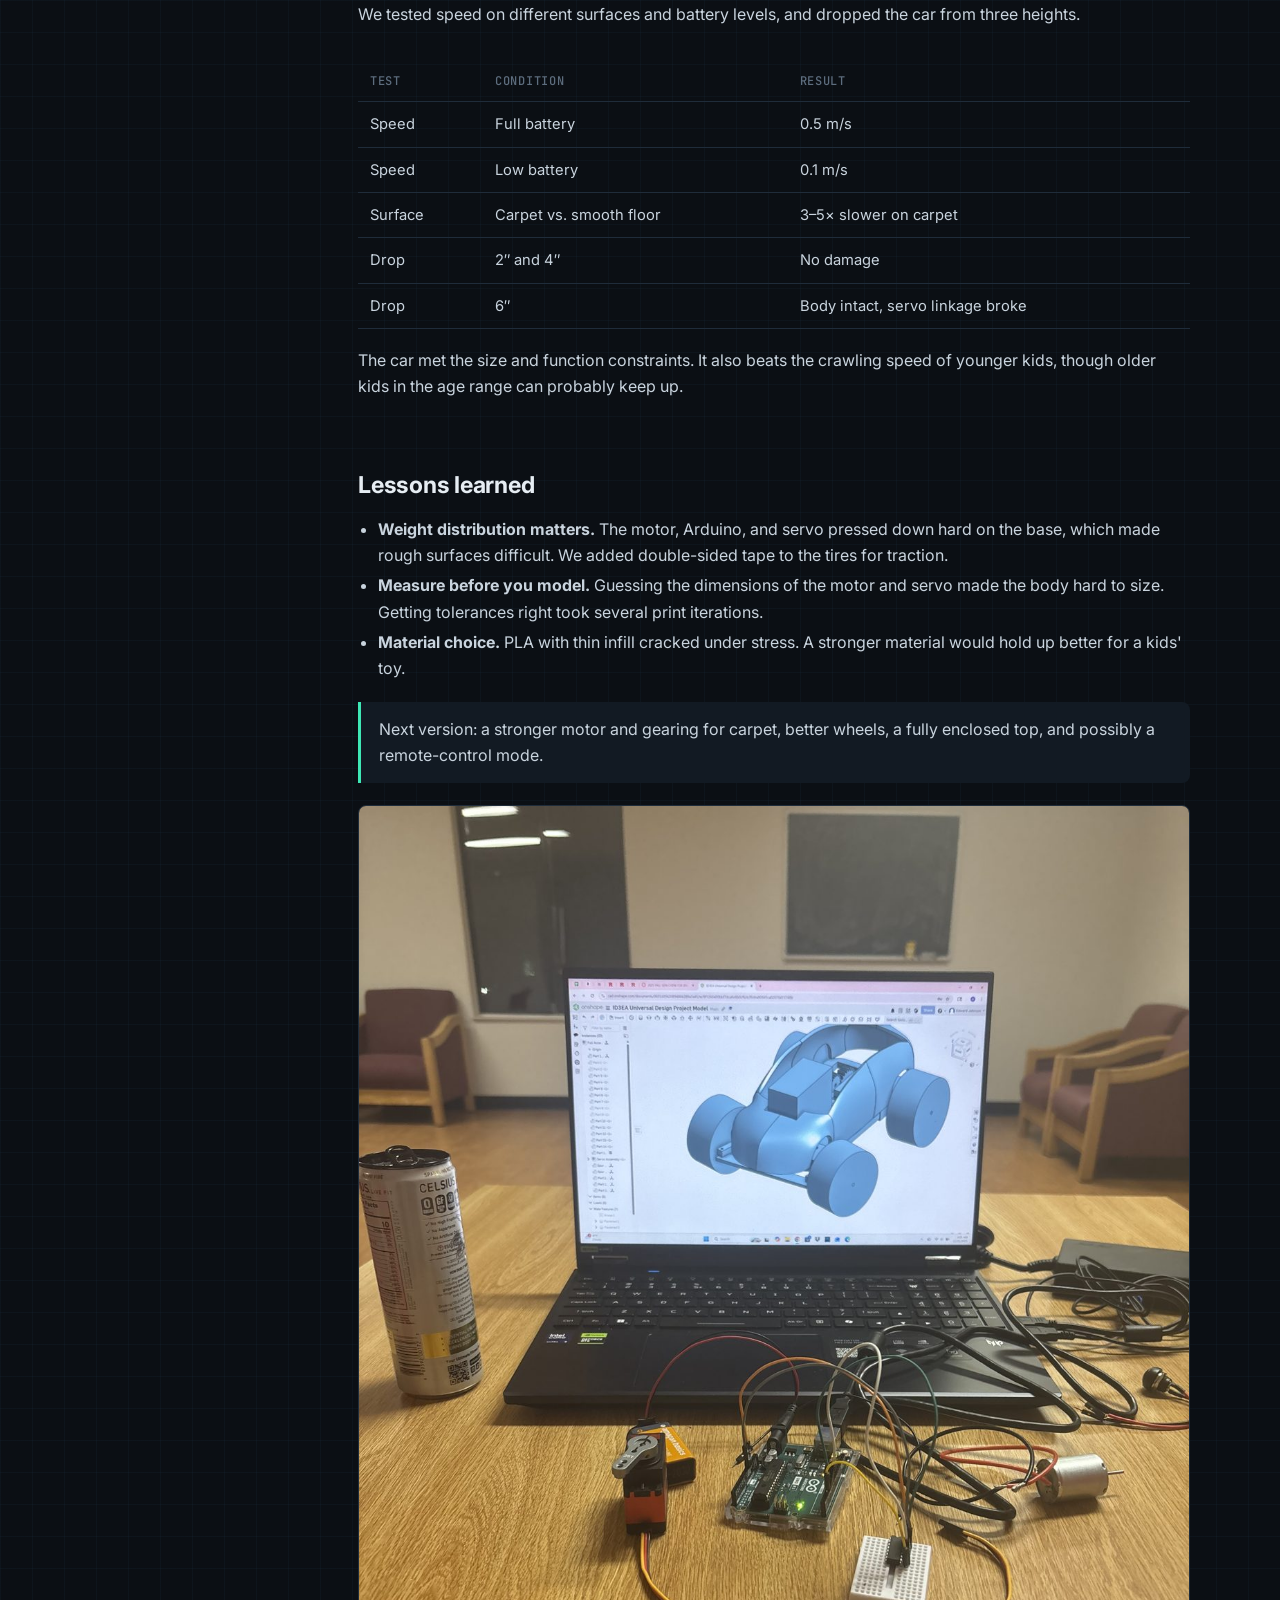
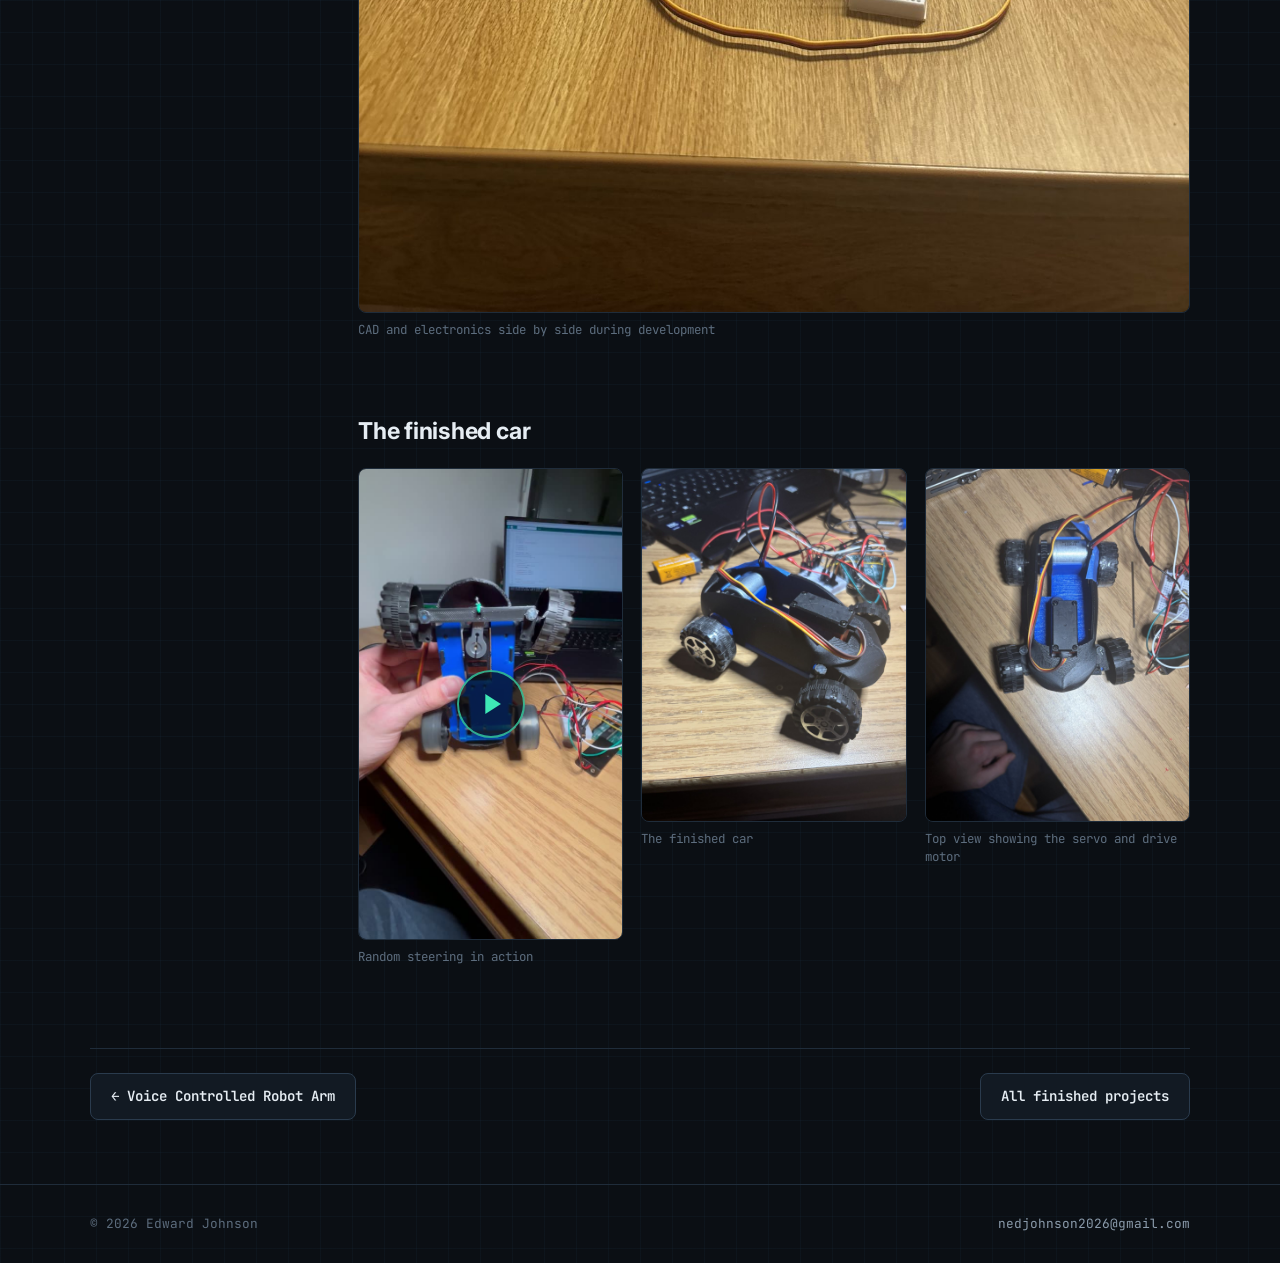
<file: projects/rc-car.html>
<!DOCTYPE html>
<html lang="en">
<head>
  <meta charset="UTF-8">
  <meta name="viewport" content="width=device-width, initial-scale=1.0">
  <title>Random Motion RC Car | Edward Johnson</title>
  <meta name="description" content="A universally designed 'runaway' toy car with Arduino-controlled random steering, built for a Rutgers engineering design project.">
  <link rel="preconnect" href="https://fonts.googleapis.com">
  <link rel="preconnect" href="https://fonts.gstatic.com" crossorigin>
  <link href="https://fonts.googleapis.com/css2?family=Inter:wght@400;500;600;700&family=JetBrains+Mono:wght@400;500;700&display=swap" rel="stylesheet">
  <link rel="stylesheet" href="../assets/css/style.css?v=8">
</head>
<body data-page="">

  <header class="site-header">
    <nav class="container nav" aria-label="Main">
      <a href="../index.html" class="logo">EJ<span>_</span></a>
      <button class="nav-toggle" aria-label="Toggle menu" aria-expanded="false">&#9776;</button>
      <ul class="nav-links">
        <li><a href="../index.html" data-nav="home">Home</a></li>
        <li><a href="../electronics.html" data-nav="electronics">Electronics</a></li>
        <li><a href="../3d-printing.html" data-nav="3d-printing">3D Printing</a></li>
        <li><a href="../programming.html" data-nav="programming">Programming</a></li>
        <li><a href="../finished-projects.html" data-nav="finished">Finished Projects</a></li>
      </ul>
    </nav>
  </header>

  <main>
    <div class="project-hero">
      <div class="container">
        <div class="path"><a href="../index.html">~</a> / projects / rc-car</div>
        <h1>Random Motion RC Car</h1>
        <p class="lede">A "runaway" toy car for kids ages 3–9 that drives itself and turns in random directions, so kids chase it and build motor skills and hand-eye coordination along the way. I designed it in Onshape and programmed it on an Arduino for a Rutgers engineering design project.</p>
        <ul class="chips"><li class="chip green">Arduino</li><li class="chip green">Onshape</li><li class="chip green">Servo steering</li><li class="chip green">DC motor</li><li class="chip green">3D Printing</li><li class="chip green">Universal Design</li></ul>
        <div class="spec">
          <div><span class="k">Timeline</span><span class="v">Fall 2025 (9 weeks)</span></div>
          <div><span class="k">Status</span><span class="v">Complete</span></div>
          <div><span class="k">My role</span><span class="v">CAD lead, Arduino programming &amp; electronics (team of 4)</span></div>
          <div><span class="k">Tools</span><span class="v">Onshape, Bambu Studio, Arduino, PLA</span></div>
        </div>
      </div>
    </div>

    <div class="container">

      <div class="writeup">
        <nav class="toc" aria-label="Sections">
          <a href="#overview">Overview</a>
          <a href="#process">Design process</a>
          <a href="#design">CAD &amp; mechanics</a>
          <a href="#electronics">Electronics &amp; code</a>
          <a href="#testing">Testing</a>
          <a href="#lessons">Lessons learned</a>
          <a href="#final">Finished project</a>
        </nav>
        <article>
          <section id="overview">
            <h2>Overview</h2>
            <p>Our team was asked to design a toy following the <strong>universal design principles</strong>, so that users of all abilities can use it. Younger children have limited hand-eye coordination, so we built a toy that runs away from the child and changes direction at random. To catch it, the child has to crawl or walk after it and predict where it's going next. That builds motor, cognitive, and problem-solving skills.</p>
            <p>I took the lead on the Onshape CAD model, the Arduino programming, and integrating the electronics into the car.</p>
          </section>

          <section id="process">
            <h2>Design process</h2>
            <p>We started with research and a needs assessment. We grouped user needs in an affinity diagram (cognitive skill development, interactive learning, problem solving, creativity, motor skills, and safety), then scored concepts in a decision matrix. Other ideas included a physical activity toy, an audio-cue toy, and a wind-up water toy. The "chase me" car scored highest overall, especially on being faster than crawling speed and on cognitive development.</p>
            <div class="fig-grid">
              <figure class="fig"><img src="../media/rc-car/web/affinity-diagram.jpg" alt="Affinity diagram of user needs"><figcaption>Affinity diagram of user needs</figcaption></figure>
              <figure class="fig"><img src="../media/rc-car/web/decision-matrix.jpg" alt="Decision matrix comparing concepts"><figcaption>Decision matrix used to choose the concept</figcaption></figure>
            </div>
            <div class="table-wrap">
              <table class="data">
                <thead><tr><th>Criteria (goals)</th><th>Constraints (fixed)</th></tr></thead>
                <tbody>
                  <tr><td>Cognitive skill development</td><td>At least 2 mechanical functions</td></tr>
                  <tr><td>Functionality &amp; visual design</td><td>At least 1 electrical function</td></tr>
                  <tr><td>Safety &amp; simplicity</td><td>Fits in 4&Prime; &times; 4&Prime; &times; 6&Prime;</td></tr>
                  <tr><td>Entertainment</td><td>No slower than crawling speed; safe to use</td></tr>
                </tbody>
              </table>
            </div>
          </section>

          <section id="design">
            <h2>CAD &amp; mechanics</h2>
            <p>The car has four main parts, all modeled in Onshape:</p>
            <ul>
              <li><strong>Motor assembly:</strong> a DC motor drives a gear train that spins the rear axle.</li>
              <li><strong>Servo steering:</strong> a linkage based on how RC cars steer. All the holes are pin joints, so both front wheels turn together as the servo rotates.</li>
              <li><strong>Base:</strong> everything mounts to it, and it detaches from the body so the gears, circuit, and servo are easy to reach.</li>
              <li><strong>Body:</strong> loosely styled on a sedan, in two bright colors, so kids can spot it easily and it sparks their imagination.</li>
            </ul>
            <div class="fig-grid">
              <figure class="fig"><img src="../media/rc-car/web/cad-full-assembly.jpg" alt="Full car CAD assembly in Onshape" style="object-fit:contain;background:#fff"><figcaption>Full car assembly</figcaption></figure>
              <figure class="fig"><img src="../media/rc-car/web/cad-underside.jpg" alt="Underside of the car showing steering linkage" style="object-fit:contain;background:#fff"><figcaption>Underside: steering linkage and drivetrain</figcaption></figure>
            </div>
            <p>I sliced the parts in Bambu Studio and printed them in PLA (62&nbsp;g total). Rigid joints use tight-fitting pins secured with hot glue. Rotating joints use free pins with glued caps so the pins can't slide out. The biggest change between versions was a large cutout in the top of the body, which gave the motor, servo, and Arduino the clearance they needed.</p>
            <figure class="fig"><img src="../media/rc-car/web/cad-body.jpg" alt="Car body being modeled in Onshape"><figcaption>Modeling the body in Onshape</figcaption></figure>
          </section>

          <section id="electronics">
            <h2>Electronics &amp; code</h2>
            <p>An Arduino controls a DC motor and a servo from a single push button, which keeps the toy simple for a child to use. The Arduino detects the voltage change when the button is pressed:</p>
            <ul>
              <li><strong>Press once:</strong> the DC motor runs continuously, and the servo steers to a <strong>random angle</strong> from a random number generator, so the car's path is different every time.</li>
              <li><strong>Press again:</strong> everything stops.</li>
            </ul>
            <p>The components were wired in parallel to keep the required voltage down. A 3&nbsp;V and a 9&nbsp;V battery were connected in series to supply enough voltage for the system.</p>
            <div class="fig-grid">
              <figure class="fig"><div class="yt" data-id="Uaneg70KOlE" title="RC car electronics bench test before assembly"><button class="yt-play" type="button" aria-label="Play video: RC car electronics bench test before assembly"><img src="../media/rc-car/web/poster-vid2.jpg" alt="" loading="lazy" decoding="async"></button></div><figcaption>Bench-testing the electronics before putting them in the car</figcaption></figure>
              <figure class="fig"><video class="loop" src="../media/rc-car/loops/random-steering.mp4" poster="../media/rc-car/loops/random-steering-poster.jpg" autoplay muted loop playsinline preload="metadata" aria-label="Looping clip: random steering running in the assembled car"></video><figcaption>Random steering running in the assembled car</figcaption></figure>
            </div>
          </section>

          <section id="testing">
            <h2>Testing</h2>
            <p>We tested speed on different surfaces and battery levels, and dropped the car from three heights.</p>
            <div class="table-wrap">
              <table class="data">
                <thead><tr><th>Test</th><th>Condition</th><th>Result</th></tr></thead>
                <tbody>
                  <tr><td>Speed</td><td>Full battery</td><td>0.5 m/s</td></tr>
                  <tr><td>Speed</td><td>Low battery</td><td>0.1 m/s</td></tr>
                  <tr><td>Surface</td><td>Carpet vs. smooth floor</td><td>3–5&times; slower on carpet</td></tr>
                  <tr><td>Drop</td><td>2&Prime; and 4&Prime;</td><td>No damage</td></tr>
                  <tr><td>Drop</td><td>6&Prime;</td><td>Body intact, servo linkage broke</td></tr>
                </tbody>
              </table>
            </div>
            <p>The car met the size and function constraints. It also beats the crawling speed of younger kids, though older kids in the age range can probably keep up.</p>
          </section>

          <section id="lessons">
            <h2>Lessons learned</h2>
            <ul>
              <li><strong>Weight distribution matters.</strong> The motor, Arduino, and servo pressed down hard on the base, which made rough surfaces difficult. We added double-sided tape to the tires for traction.</li>
              <li><strong>Measure before you model.</strong> Guessing the dimensions of the motor and servo made the body hard to size. Getting tolerances right took several print iterations.</li>
              <li><strong>Material choice.</strong> PLA with thin infill cracked under stress. A stronger material would hold up better for a kids' toy.</li>
            </ul>
            <div class="callout">Next version: a stronger motor and gearing for carpet, better wheels, a fully enclosed top, and possibly a remote-control mode.</div>
            <figure class="fig"><img src="../media/rc-car/web/car-bench.jpg" alt="Laptop with CAD model next to the car electronics"><figcaption>CAD and electronics side by side during development</figcaption></figure>
          </section>
          <section id="final">
            <h2>The finished car</h2>
            <div class="fig-grid three tall">
              <figure class="fig"><div class="yt" data-id="dL3steN2pYw" title="Finished RC car steering to random angles"><button class="yt-play" type="button" aria-label="Play video: Finished RC car steering to random angles"><img src="../media/rc-car/web/poster-vid4.jpg" alt="" loading="lazy" decoding="async"></button></div><figcaption>Random steering in action</figcaption></figure>
              <figure class="fig"><img src="../media/rc-car/web/car-final.jpg" alt="Finished 3D-printed runaway toy car"><figcaption>The finished car</figcaption></figure>
              <figure class="fig"><img src="../media/rc-car/web/car-final-2.jpg" alt="Top view of the car showing the servo and motor"><figcaption>Top view showing the servo and drive motor</figcaption></figure>
            </div>
          </section>
        </article>
      </div>

      <div class="pager">
        <a class="btn" href="robot-arm.html">&larr; Voice Controlled Robot Arm</a>
        <a class="btn" href="../finished-projects.html">All finished projects</a>
      </div>
    </div>
  </main>

  <footer class="site-footer">
    <div class="container">
      <span>&copy; <span id="year"></span> Edward Johnson</span>
      <span><a href="mailto:nedjohnson2026@gmail.com">nedjohnson2026@gmail.com</a></span>
    </div>
  </footer>

  <script src="../assets/js/main.js?v=3"></script>
</body>
</html>
</file>
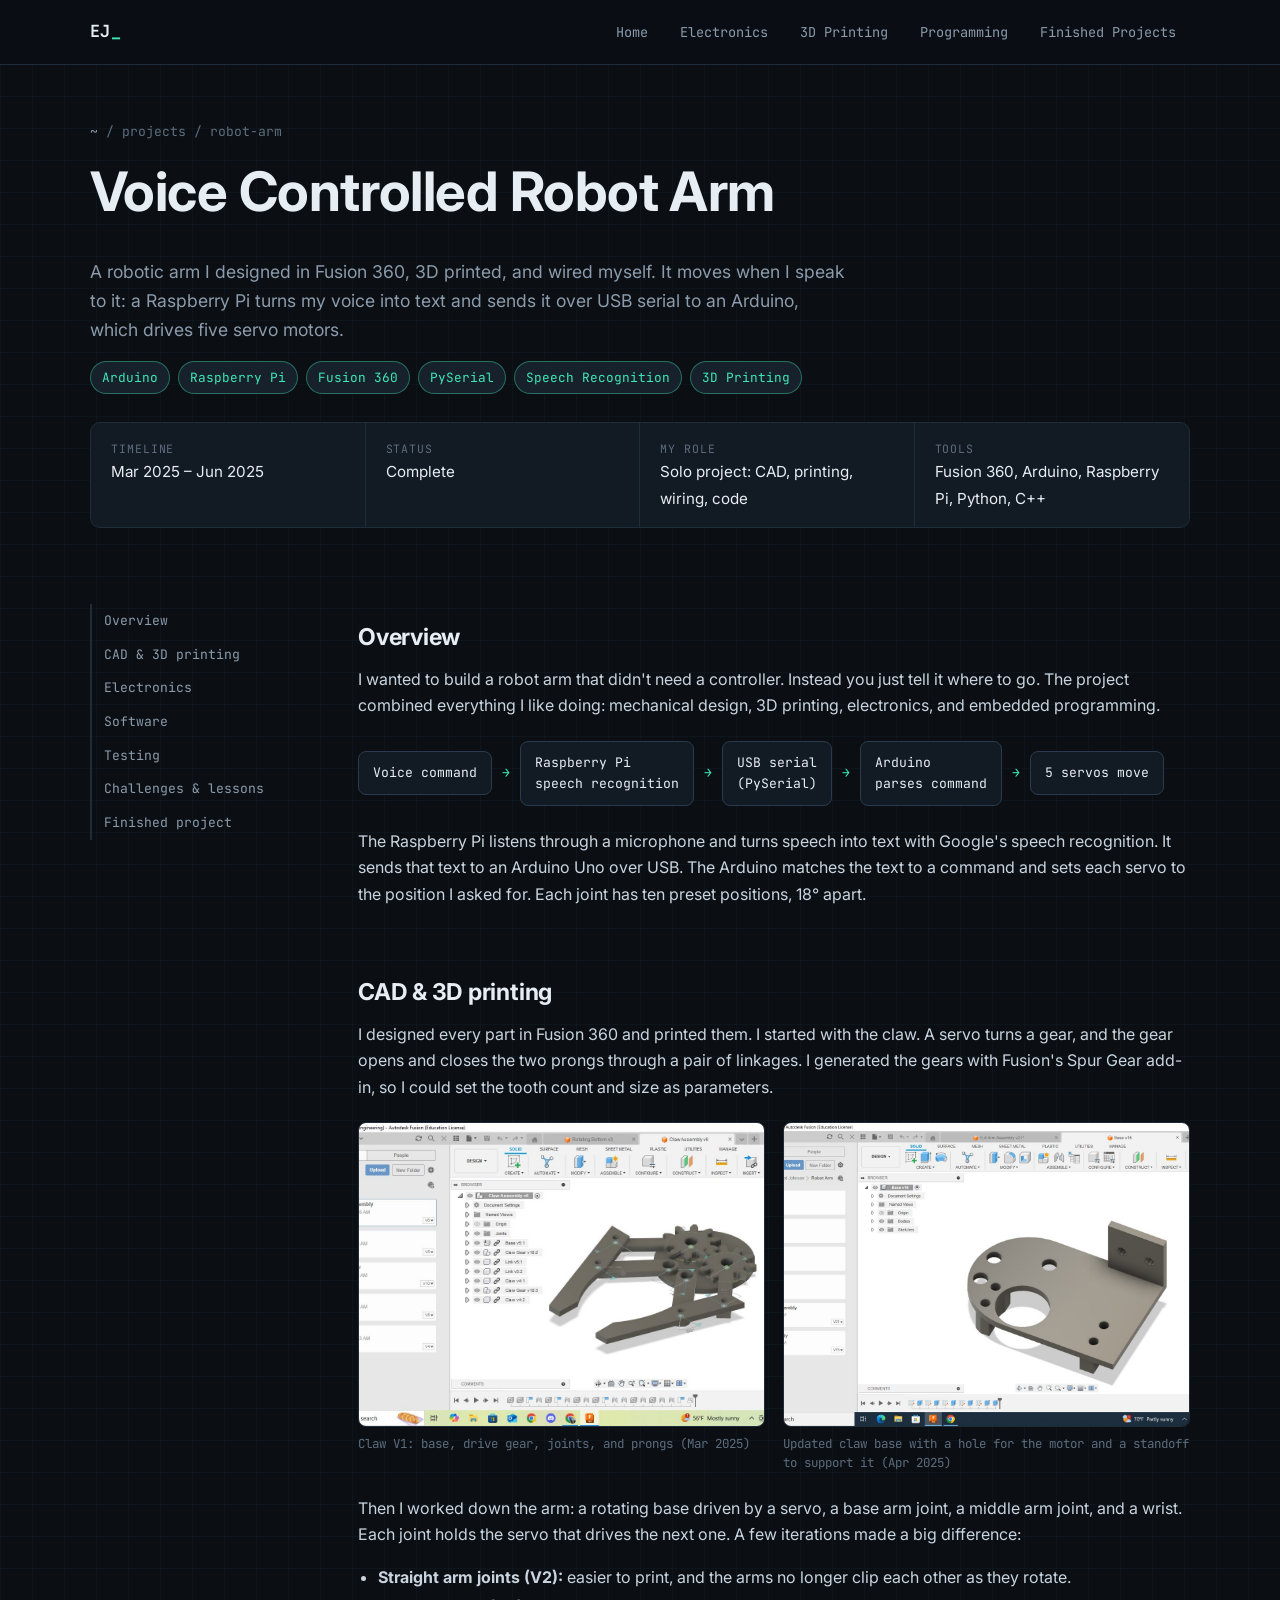
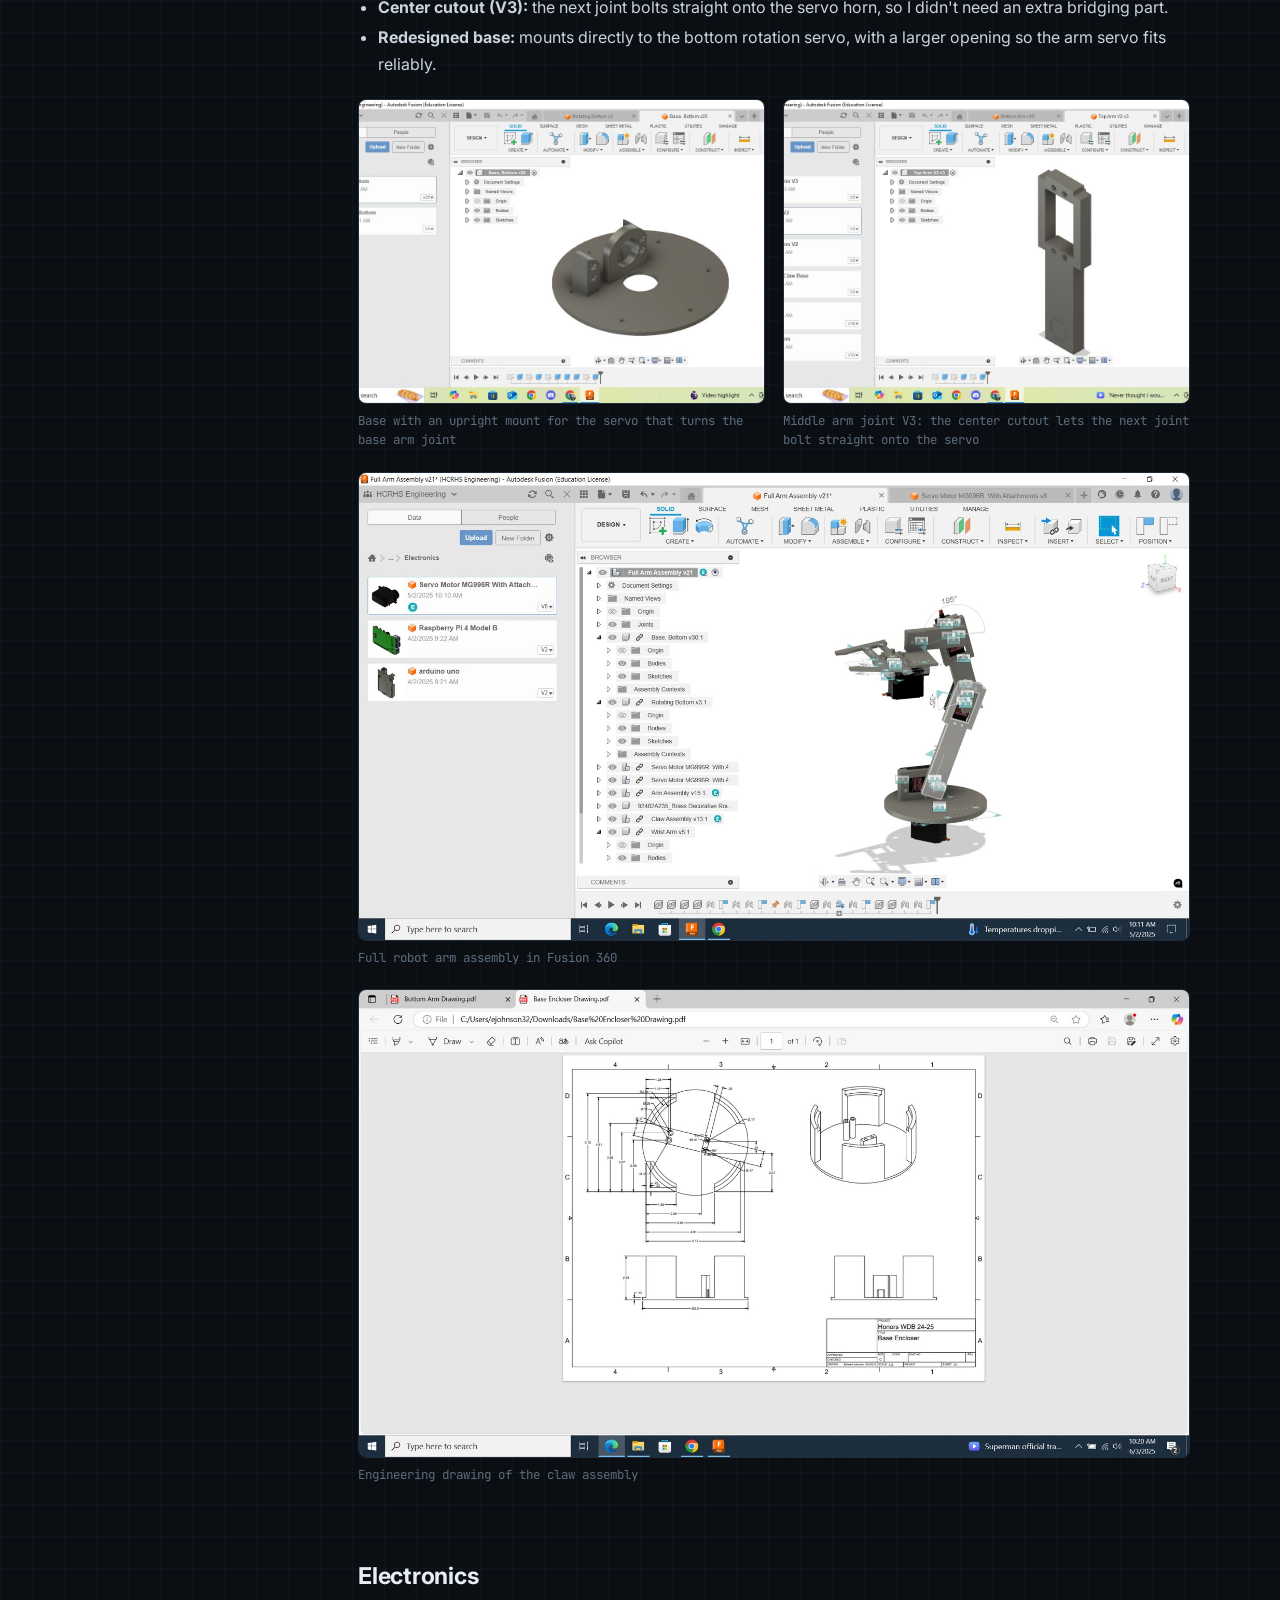
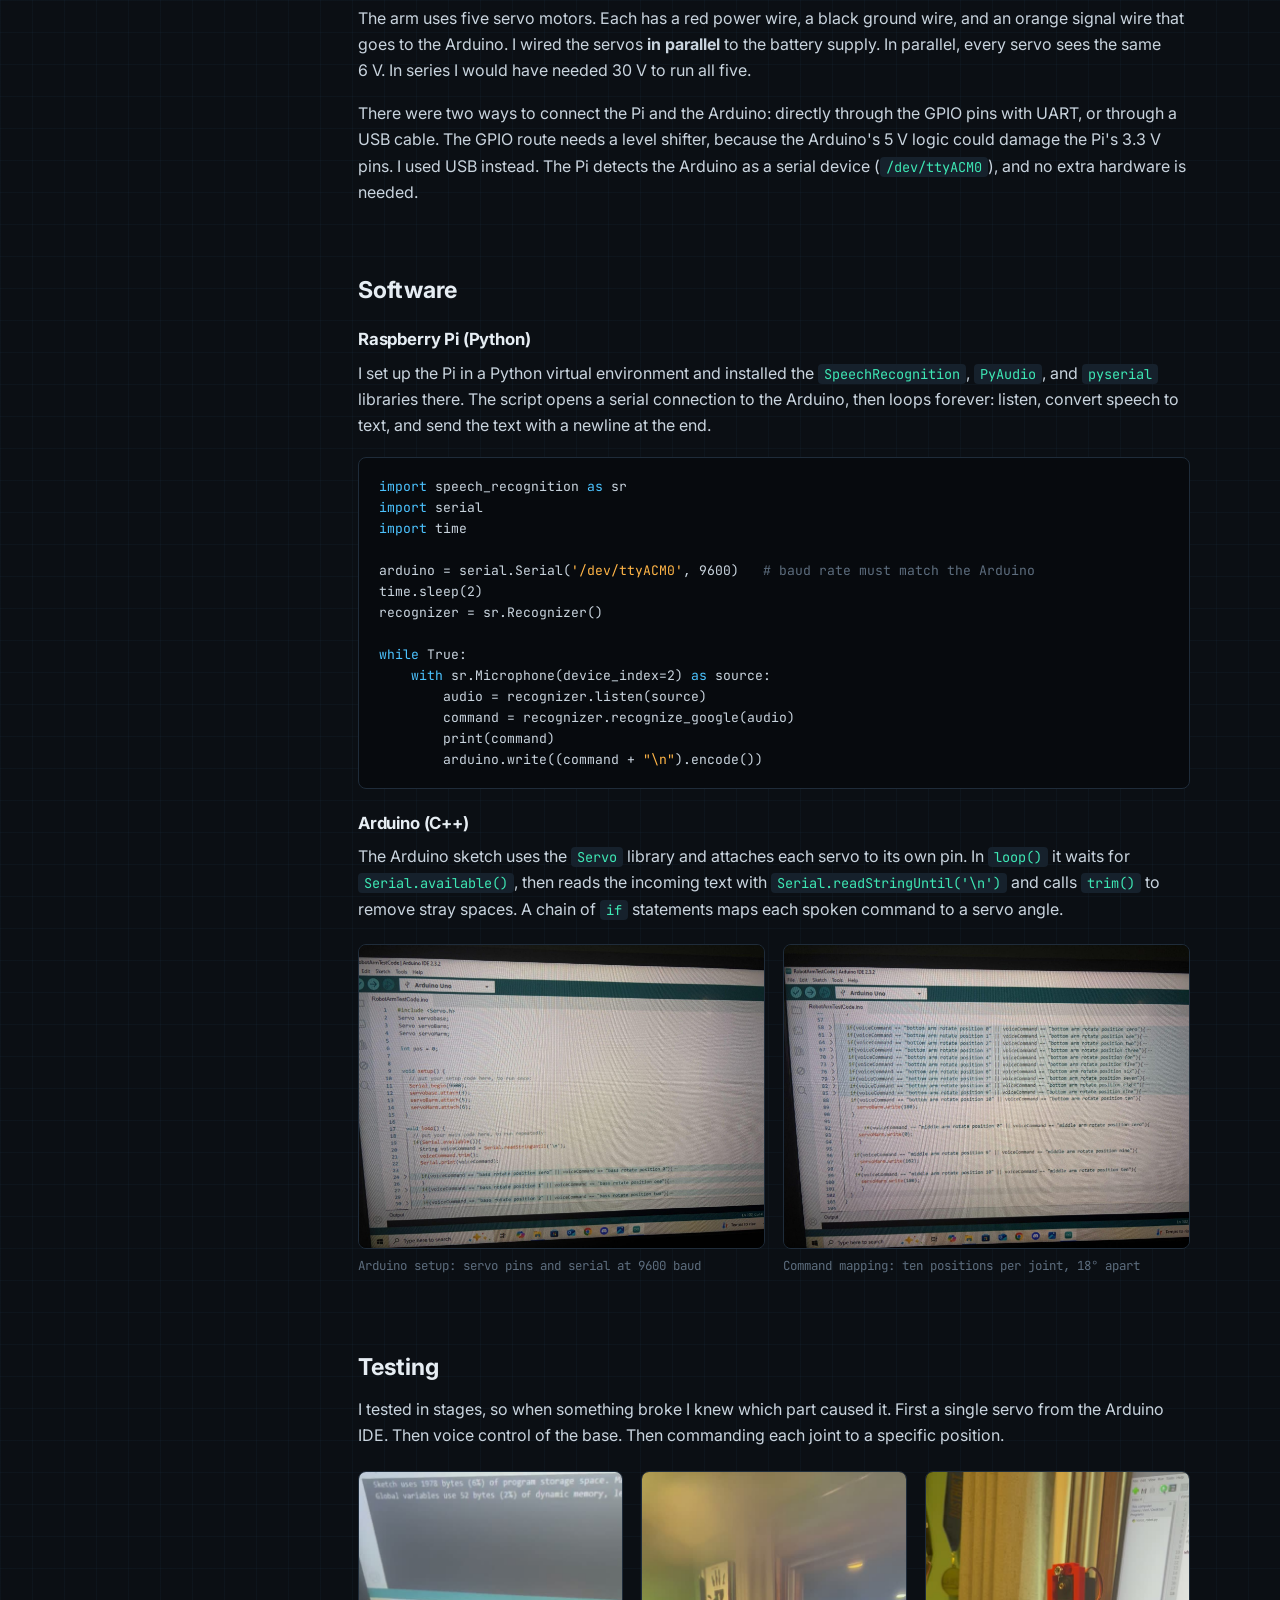
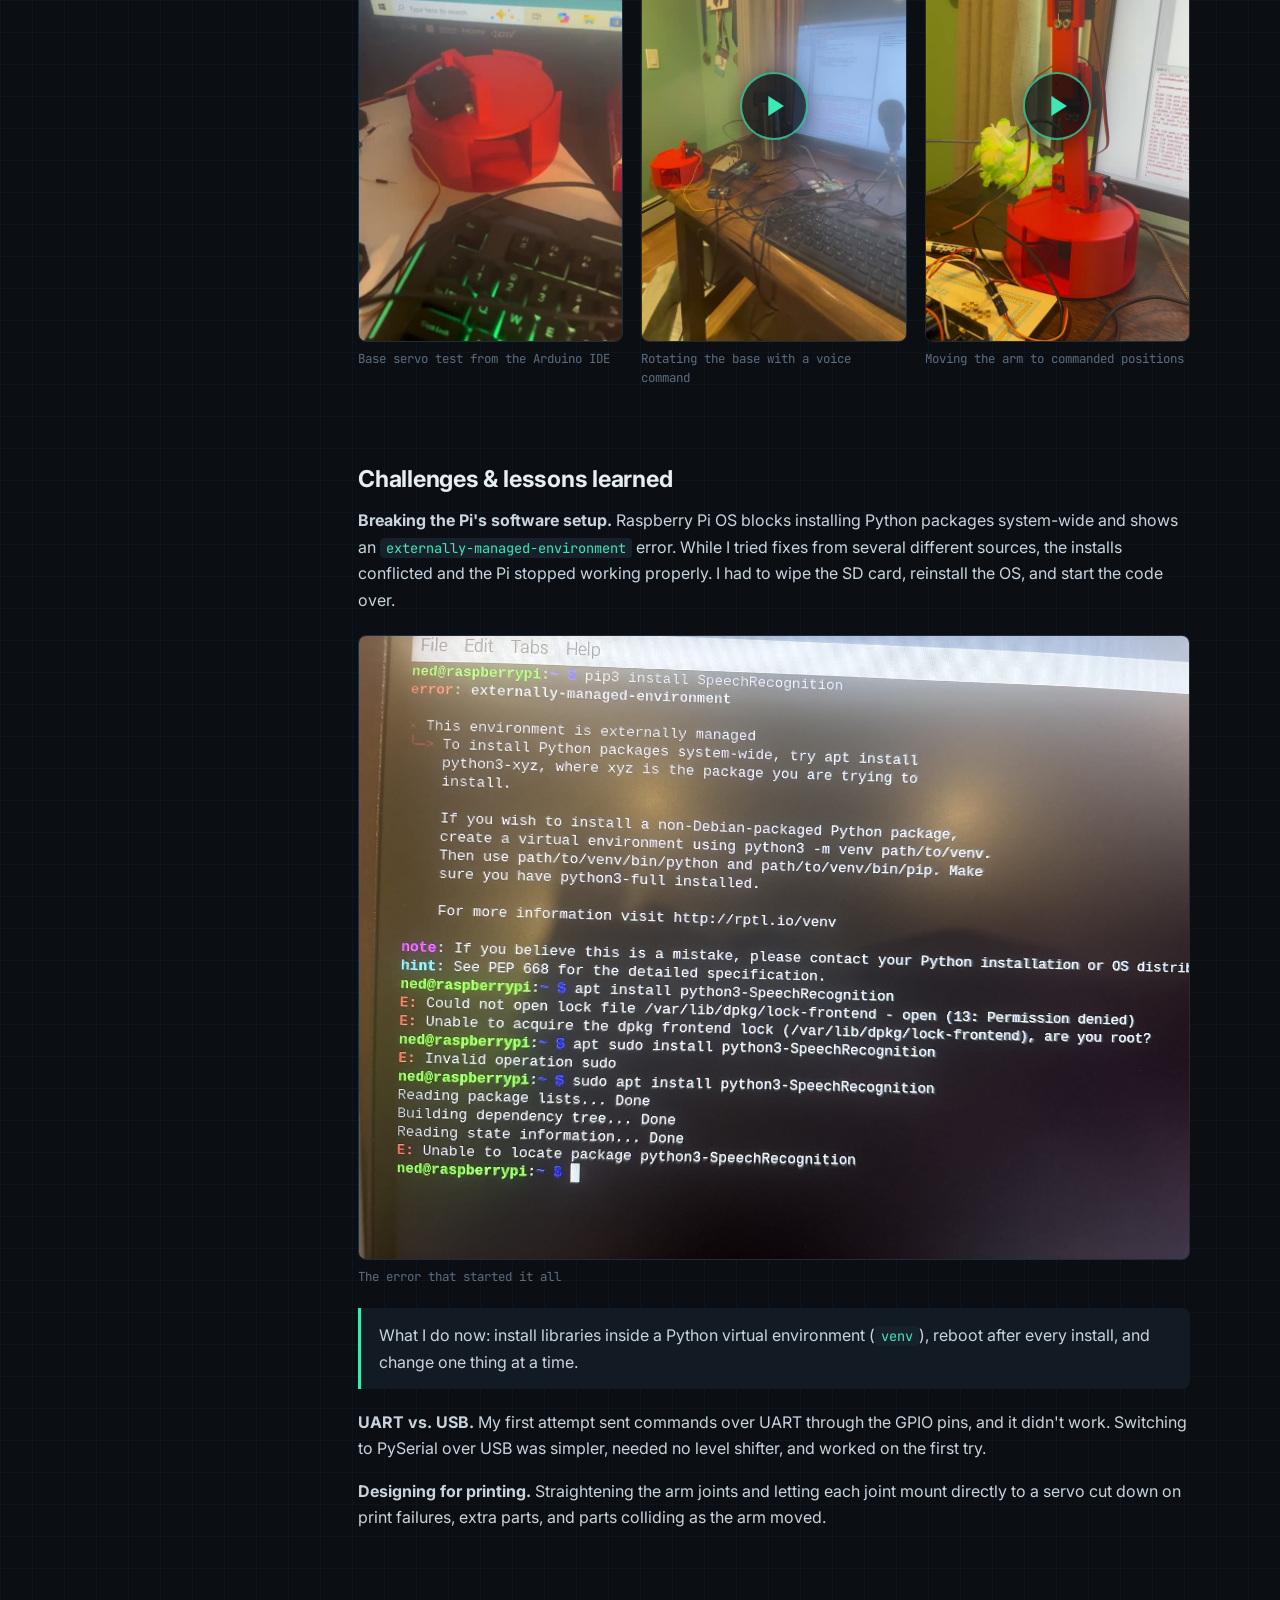
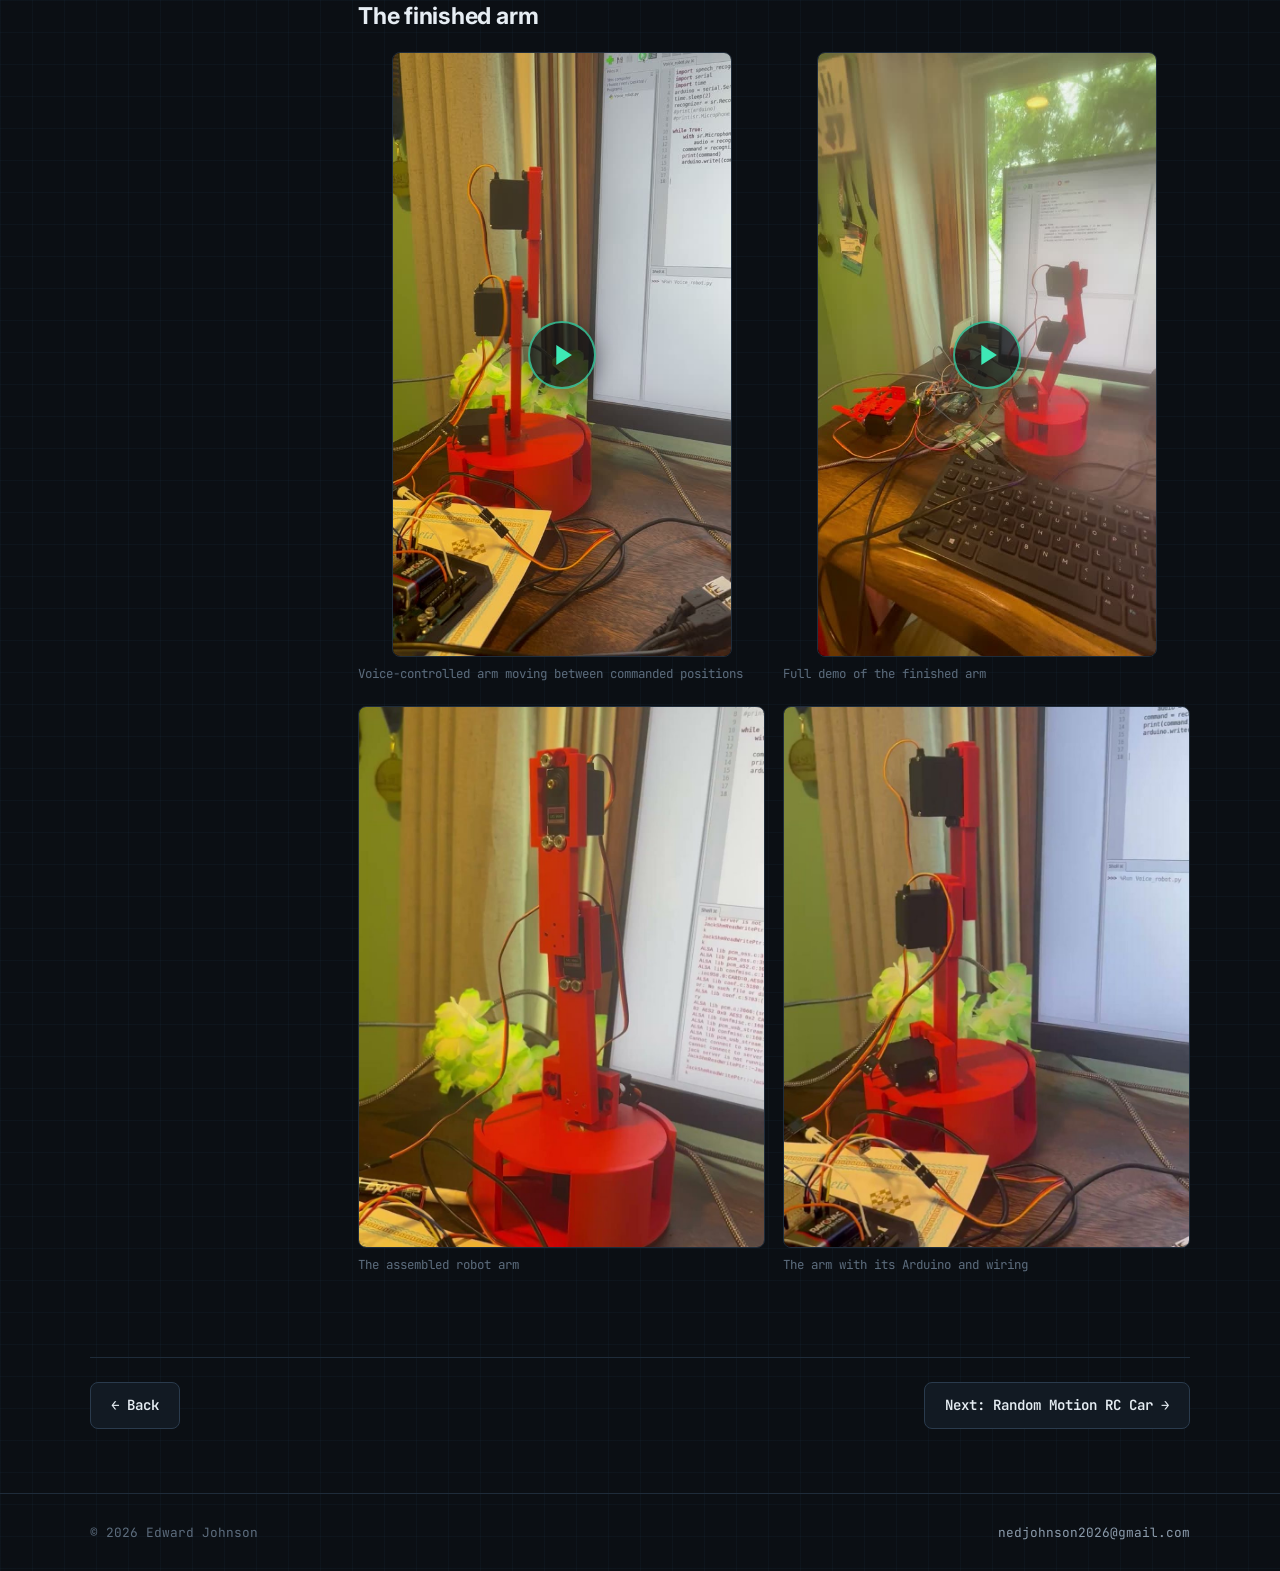
<file: projects/robot-arm.html>
<!DOCTYPE html>
<html lang="en">
<head>
  <meta charset="UTF-8">
  <meta name="viewport" content="width=device-width, initial-scale=1.0">
  <title>Voice Controlled Robot Arm | Edward Johnson</title>
  <meta name="description" content="A 3D-printed robotic arm that takes spoken commands, processed on a Raspberry Pi and sent to an Arduino over serial.">
  <link rel="preconnect" href="https://fonts.googleapis.com">
  <link rel="preconnect" href="https://fonts.gstatic.com" crossorigin>
  <link href="https://fonts.googleapis.com/css2?family=Inter:wght@400;500;600;700&family=JetBrains+Mono:wght@400;500;700&display=swap" rel="stylesheet">
  <link rel="stylesheet" href="../assets/css/style.css?v=8">
</head>
<body data-page="">

  <header class="site-header">
    <nav class="container nav" aria-label="Main">
      <a href="../index.html" class="logo">EJ<span>_</span></a>
      <button class="nav-toggle" aria-label="Toggle menu" aria-expanded="false">&#9776;</button>
      <ul class="nav-links">
        <li><a href="../index.html" data-nav="home">Home</a></li>
        <li><a href="../electronics.html" data-nav="electronics">Electronics</a></li>
        <li><a href="../3d-printing.html" data-nav="3d-printing">3D Printing</a></li>
        <li><a href="../programming.html" data-nav="programming">Programming</a></li>
        <li><a href="../finished-projects.html" data-nav="finished">Finished Projects</a></li>
      </ul>
    </nav>
  </header>

  <main>
    <div class="project-hero">
      <div class="container">
        <div class="path"><a href="../index.html">~</a> / projects / robot-arm</div>
        <h1>Voice Controlled Robot Arm</h1>
        <p class="lede">A robotic arm I designed in Fusion 360, 3D printed, and wired myself. It moves when I speak to it: a Raspberry Pi turns my voice into text and sends it over USB serial to an Arduino, which drives five servo motors.</p>
        <ul class="chips"><li class="chip green">Arduino</li><li class="chip green">Raspberry Pi</li><li class="chip green">Fusion 360</li><li class="chip green">PySerial</li><li class="chip green">Speech Recognition</li><li class="chip green">3D Printing</li></ul>
        <div class="spec">
          <div><span class="k">Timeline</span><span class="v">Mar 2025 – Jun 2025</span></div>
          <div><span class="k">Status</span><span class="v">Complete</span></div>
          <div><span class="k">My role</span><span class="v">Solo project: CAD, printing, wiring, code</span></div>
          <div><span class="k">Tools</span><span class="v">Fusion 360, Arduino, Raspberry Pi, Python, C++</span></div>
        </div>
      </div>
    </div>

    <div class="container">

      <div class="writeup">
        <nav class="toc" aria-label="Sections">
          <a href="#overview">Overview</a>
          <a href="#design">CAD &amp; 3D printing</a>
          <a href="#electronics">Electronics</a>
          <a href="#code">Software</a>
          <a href="#testing">Testing</a>
          <a href="#lessons">Challenges &amp; lessons</a>
          <a href="#final">Finished project</a>
        </nav>
        <article>
          <section id="overview">
            <h2>Overview</h2>
            <p>I wanted to build a robot arm that didn't need a controller. Instead you just tell it where to go. The project combined everything I like doing: mechanical design, 3D printing, electronics, and embedded programming.</p>
            <div class="flow">
              <span>Voice command</span><b>&rarr;</b>
              <span>Raspberry Pi<br>speech recognition</span><b>&rarr;</b>
              <span>USB serial<br>(PySerial)</span><b>&rarr;</b>
              <span>Arduino<br>parses command</span><b>&rarr;</b>
              <span>5 servos move</span>
            </div>
            <p>The Raspberry Pi listens through a microphone and turns speech into text with Google's speech recognition. It sends that text to an Arduino Uno over USB. The Arduino matches the text to a command and sets each servo to the position I asked for. Each joint has ten preset positions, 18&deg; apart.</p>
          </section>

          <section id="design">
            <h2>CAD &amp; 3D printing</h2>
            <p>I designed every part in Fusion 360 and printed them. I started with the claw. A servo turns a gear, and the gear opens and closes the two prongs through a pair of linkages. I generated the gears with Fusion's Spur Gear add-in, so I could set the tooth count and size as parameters.</p>
            <div class="fig-grid">
              <figure class="fig"><img src="../media/robot-arm/web/cad-claw-v1.jpg" alt="Claw V1 CAD assembly"><figcaption>Claw V1: base, drive gear, joints, and prongs (Mar 2025)</figcaption></figure>
              <figure class="fig"><img src="../media/robot-arm/web/cad-claw-base-v2.jpg" alt="Updated claw base CAD"><figcaption>Updated claw base with a hole for the motor and a standoff to support it (Apr 2025)</figcaption></figure>
            </div>
            <p>Then I worked down the arm: a rotating base driven by a servo, a base arm joint, a middle arm joint, and a wrist. Each joint holds the servo that drives the next one. A few iterations made a big difference:</p>
            <ul>
              <li><strong>Straight arm joints (V2):</strong> easier to print, and the arms no longer clip each other as they rotate.</li>
              <li><strong>Center cutout (V3):</strong> the next joint bolts straight onto the servo horn, so I didn't need an extra bridging part.</li>
              <li><strong>Redesigned base:</strong> mounts directly to the bottom rotation servo, with a larger opening so the arm servo fits reliably.</li>
            </ul>
            <div class="fig-grid">
              <figure class="fig"><img src="../media/robot-arm/web/cad-rotating-base.jpg" alt="Arm base CAD"><figcaption>Base with an upright mount for the servo that turns the base arm joint</figcaption></figure>
              <figure class="fig"><img src="../media/robot-arm/web/cad-arm-joint.jpg" alt="Middle arm joint V3 CAD"><figcaption>Middle arm joint V3: the center cutout lets the next joint bolt straight onto the servo</figcaption></figure>
            </div>
            <figure class="fig"><img src="../media/robot-arm/web/cad-full-assembly.jpg" alt="Full robot arm CAD assembly"><figcaption>Full robot arm assembly in Fusion 360</figcaption></figure>
            <figure class="fig"><img src="../media/robot-arm/web/drawing-assembly.jpg" alt="Engineering drawing of the claw assembly"><figcaption>Engineering drawing of the claw assembly</figcaption></figure>
          </section>

          <section id="electronics">
            <h2>Electronics</h2>
            <p>The arm uses five servo motors. Each has a red power wire, a black ground wire, and an orange signal wire that goes to the Arduino. I wired the servos <strong>in parallel</strong> to the battery supply. In parallel, every servo sees the same 6&nbsp;V. In series I would have needed 30&nbsp;V to run all five.</p>
            <p>There were two ways to connect the Pi and the Arduino: directly through the GPIO pins with UART, or through a USB cable. The GPIO route needs a level shifter, because the Arduino's 5&nbsp;V logic could damage the Pi's 3.3&nbsp;V pins. I used USB instead. The Pi detects the Arduino as a serial device (<code>/dev/ttyACM0</code>), and no extra hardware is needed.</p>
          </section>

          <section id="code">
            <h2>Software</h2>
            <h3>Raspberry Pi (Python)</h3>
            <p>I set up the Pi in a Python virtual environment and installed the <code>SpeechRecognition</code>, <code>PyAudio</code>, and <code>pyserial</code> libraries there. The script opens a serial connection to the Arduino, then loops forever: listen, convert speech to text, and send the text with a newline at the end.</p>
<pre class="code"><span class="k">import</span> speech_recognition <span class="k">as</span> sr
<span class="k">import</span> serial
<span class="k">import</span> time

arduino = serial.Serial(<span class="s">'/dev/ttyACM0'</span>, 9600)   <span class="c"># baud rate must match the Arduino</span>
time.sleep(2)
recognizer = sr.Recognizer()

<span class="k">while</span> True:
    <span class="k">with</span> sr.Microphone(device_index=2) <span class="k">as</span> source:
        audio = recognizer.listen(source)
        command = recognizer.recognize_google(audio)
        print(command)
        arduino.write((command + <span class="s">"\n"</span>).encode())</pre>
            <h3>Arduino (C++)</h3>
            <p>The Arduino sketch uses the <code>Servo</code> library and attaches each servo to its own pin. In <code>loop()</code> it waits for <code>Serial.available()</code>, then reads the incoming text with <code>Serial.readStringUntil('\n')</code> and calls <code>trim()</code> to remove stray spaces. A chain of <code>if</code> statements maps each spoken command to a servo angle.</p>
            <div class="fig-grid">
              <figure class="fig"><img src="../media/robot-arm/web/code-arduino.jpg" alt="Arduino servo setup code"><figcaption>Arduino setup: servo pins and serial at 9600 baud</figcaption></figure>
              <figure class="fig"><img src="../media/robot-arm/web/code-commands.jpg" alt="Arduino command if statements"><figcaption>Command mapping: ten positions per joint, 18&deg; apart</figcaption></figure>
            </div>
          </section>

          <section id="testing">
            <h2>Testing</h2>
            <p>I tested in stages, so when something broke I knew which part caused it. First a single servo from the Arduino IDE. Then voice control of the base. Then commanding each joint to a specific position.</p>
            <div class="fig-grid three">
              <figure class="fig"><video class="loop" src="../media/robot-arm/loops/base-servo-test.mp4" poster="../media/robot-arm/loops/base-servo-test-poster.jpg" autoplay muted loop playsinline preload="metadata" aria-label="Looping clip: base servo turning during a test from the Arduino IDE"></video><figcaption>Base servo test from the Arduino IDE</figcaption></figure>
              <figure class="fig"><div class="yt" data-id="xOxrAyTvgQo" title="Robot arm test: rotating the base with a voice command"><button class="yt-play" type="button" aria-label="Play video: Robot arm test: rotating the base with a voice command"><img src="../media/robot-arm/web/poster-vid8.jpg" alt="" loading="lazy" decoding="async"></button></div><figcaption>Rotating the base with a voice command</figcaption></figure>
              <figure class="fig"><div class="yt" data-id="KwcHqbD6zhU" title="Robot arm test: moving the arm to commanded positions"><button class="yt-play" type="button" aria-label="Play video: Robot arm test: moving the arm to commanded positions"><img src="../media/robot-arm/web/poster-vid11.jpg" alt="" loading="lazy" decoding="async"></button></div><figcaption>Moving the arm to commanded positions</figcaption></figure>
            </div>
          </section>

          <section id="lessons">
            <h2>Challenges &amp; lessons learned</h2>
            <p><strong>Breaking the Pi's software setup.</strong> Raspberry Pi OS blocks installing Python packages system-wide and shows an <code>externally-managed-environment</code> error. While I tried fixes from several different sources, the installs conflicted and the Pi stopped working properly. I had to wipe the SD card, reinstall the OS, and start the code over.</p>
            <figure class="fig"><img src="../media/robot-arm/web/pi-error.jpg" alt="Raspberry Pi terminal showing an externally-managed-environment error"><figcaption>The error that started it all</figcaption></figure>
            <div class="callout">What I do now: install libraries inside a Python virtual environment (<code>venv</code>), reboot after every install, and change one thing at a time.</div>
            <p><strong>UART vs. USB.</strong> My first attempt sent commands over UART through the GPIO pins, and it didn't work. Switching to PySerial over USB was simpler, needed no level shifter, and worked on the first try.</p>
            <p><strong>Designing for printing.</strong> Straightening the arm joints and letting each joint mount directly to a servo cut down on print failures, extra parts, and parts colliding as the arm moved.</p>
          </section>
          <section id="final">
            <h2>The finished arm</h2>
            <div class="fig-grid">
              <figure class="fig"><div class="yt" data-id="v3C9mRQwzx0" title="Finished robot arm moving between positions on voice commands"><button class="yt-play" type="button" aria-label="Play video: Finished robot arm moving between positions on voice commands"><img src="../media/robot-arm/web/poster-vid9.jpg" alt="" loading="lazy" decoding="async"></button></div><figcaption>Voice-controlled arm moving between commanded positions</figcaption></figure>
              <figure class="fig"><div class="yt" data-id="hcm9Ntpv93c" title="Full demo of the voice-controlled robot arm"><button class="yt-play" type="button" aria-label="Play video: Full demo of the voice-controlled robot arm"><img src="../media/robot-arm/web/poster-vid10.jpg" alt="" loading="lazy" decoding="async"></button></div><figcaption>Full demo of the finished arm</figcaption></figure>
            </div>
            <div class="fig-grid tall">
              <figure class="fig"><img src="../media/robot-arm/web/arm-final.jpg" alt="Assembled red 3D-printed robot arm"><figcaption>The assembled robot arm</figcaption></figure>
              <figure class="fig"><img src="../media/robot-arm/web/arm-final-2.jpg" alt="Robot arm on the desk next to its Arduino"><figcaption>The arm with its Arduino and wiring</figcaption></figure>
            </div>
          </section>
        </article>
      </div>

      <div class="pager">
        <a class="btn" href="javascript:history.back()">&larr; Back</a>
        <a class="btn" href="rc-car.html">Next: Random Motion RC Car &rarr;</a>
      </div>
    </div>
  </main>

  <footer class="site-footer">
    <div class="container">
      <span>&copy; <span id="year"></span> Edward Johnson</span>
      <span><a href="mailto:nedjohnson2026@gmail.com">nedjohnson2026@gmail.com</a></span>
    </div>
  </footer>

  <script src="../assets/js/main.js?v=3"></script>
</body>
</html>
</file>
<file: assets/css/style.css>
/* =========================================================
   Edward Johnson — Portfolio
   Dark engineering theme
   ========================================================= */

:root {
  --bg: #0b0f14;
  --bg-2: #0f151c;
  --panel: #121a23;
  --panel-2: #16212c;
  --line: #1f2c3a;
  --line-2: #2a3b4d;
  --text: #e6edf3;
  --muted: #8b9bab;
  --dim: #5d6d7e;
  --accent: #3ee8b5;        /* PCB green */
  --accent-2: #4cc3ff;      /* signal blue */
  --warn: #ffb547;          /* solder amber */
  --radius: 10px;
  --maxw: 1140px;
  --mono: "JetBrains Mono", ui-monospace, SFMono-Regular, Consolas, monospace;
  --sans: "Inter", system-ui, -apple-system, "Segoe UI", Roboto, sans-serif;
}

*,
*::before,
*::after { box-sizing: border-box; }

html { scroll-behavior: smooth; }

body {
  margin: 0;
  background-color: var(--bg);
  background-image:
    linear-gradient(rgba(76, 195, 255, 0.035) 1px, transparent 1px),
    linear-gradient(90deg, rgba(76, 195, 255, 0.035) 1px, transparent 1px);
  background-size: 32px 32px;
  color: var(--text);
  font-family: var(--sans);
  font-size: 16px;
  line-height: 1.65;
  -webkit-font-smoothing: antialiased;
}

img { max-width: 100%; display: block; }

a { color: var(--accent); text-decoration: none; }
a:hover { text-decoration: underline; }

h1, h2, h3, h4 { line-height: 1.2; margin: 0 0 0.6em; font-weight: 700; letter-spacing: -0.01em; }
h1 { font-size: clamp(2.2rem, 5vw, 3.4rem); }
h2 { font-size: clamp(1.5rem, 3vw, 2rem); }
h3 { font-size: 1.15rem; }
p  { margin: 0 0 1em; }

.container { width: 100%; max-width: var(--maxw); margin: 0 auto; padding: 0 20px; }

.mono { font-family: var(--mono); }
.muted { color: var(--muted); }
.accent { color: var(--accent); }

/* ---------- Header / Nav ---------- */
.site-header {
  position: sticky;
  top: 0;
  z-index: 50;
  background: rgba(11, 15, 20, 0.85);
  backdrop-filter: blur(10px);
  border-bottom: 1px solid var(--line);
}
.nav {
  display: flex;
  align-items: center;
  justify-content: space-between;
  height: 64px;
}
.logo {
  font-family: var(--mono);
  font-weight: 700;
  font-size: 1.05rem;
  color: var(--text);
  letter-spacing: 0.02em;
}
.logo span { color: var(--accent); }
.logo:hover { text-decoration: none; }

.nav-links { display: flex; gap: 4px; list-style: none; margin: 0; padding: 0; }
.nav-links a {
  display: block;
  padding: 8px 14px;
  border-radius: 6px;
  font-family: var(--mono);
  font-size: 0.85rem;
  color: var(--muted);
  transition: color 0.15s, background 0.15s;
}
.nav-links a:hover { color: var(--text); background: var(--panel); text-decoration: none; }
.nav-links a.active { color: var(--accent); background: rgba(62, 232, 181, 0.08); }

.nav-toggle {
  display: none;
  background: none;
  border: 1px solid var(--line-2);
  border-radius: 6px;
  color: var(--text);
  width: 40px;
  height: 40px;
  cursor: pointer;
  font-size: 1.2rem;
}

@media (max-width: 820px) {
  .nav-toggle { display: inline-flex; align-items: center; justify-content: center; }
  .nav-links {
    position: absolute;
    top: 64px;
    left: 0;
    right: 0;
    flex-direction: column;
    background: var(--bg-2);
    border-bottom: 1px solid var(--line);
    padding: 8px 20px 16px;
    display: none;
  }
  .nav-links.open { display: flex; }
  .nav-links a { padding: 12px 10px; font-size: 0.95rem; }
}

/* ---------- Buttons ---------- */
.btn {
  display: inline-flex;
  align-items: center;
  gap: 8px;
  padding: 11px 20px;
  border-radius: 8px;
  font-family: var(--mono);
  font-size: 0.88rem;
  font-weight: 600;
  border: 1px solid var(--line-2);
  color: var(--text);
  background: var(--panel);
  transition: border-color 0.15s, transform 0.15s, background 0.15s;
}
.btn:hover { text-decoration: none; border-color: var(--accent); transform: translateY(-1px); }
.btn-primary { background: var(--accent); color: #04140f; border-color: var(--accent); }
.btn-primary:hover { background: #5ff0c5; }

/* ---------- Sections ---------- */
section { padding: 72px 0; }
.section-label {
  font-family: var(--mono);
  font-size: 0.8rem;
  color: var(--accent);
  letter-spacing: 0.12em;
  text-transform: uppercase;
  margin-bottom: 10px;
  display: block;
}
.section-label::before { content: "// "; color: var(--dim); }
.section-head { margin-bottom: 36px; max-width: 680px; }

.panel {
  background: var(--panel);
  border: 1px solid var(--line);
  border-radius: var(--radius);
  padding: 26px;
}

/* ---------- Hero (home) ---------- */
.hero { padding: 80px 0 64px; }
.hero-grid {
  display: grid;
  grid-template-columns: 300px 1fr;
  gap: 56px;
  align-items: center;
}
.hero .eyebrow { font-family: var(--mono); color: var(--accent); font-size: 0.9rem; margin-bottom: 14px; }
.hero h1 { margin-bottom: 14px; }
.hero .role { font-size: 1.15rem; color: var(--muted); margin-bottom: 26px; }
.hero-actions { display: flex; flex-wrap: wrap; gap: 12px; margin-bottom: 26px; }
.hero-links { display: flex; flex-wrap: wrap; gap: 18px; font-family: var(--mono); font-size: 0.85rem; }
.hero-links a { color: var(--muted); }
.hero-links a:hover { color: var(--accent); }

.photo-frame {
  position: relative;
  aspect-ratio: 4 / 5;
  border-radius: 14px;
  border: 1px solid var(--line-2);
  background: var(--panel);
  overflow: hidden;
}
.photo-frame::after {
  /* corner brackets */
  content: "";
  position: absolute;
  inset: 10px;
  border: 1px dashed rgba(62, 232, 181, 0.35);
  border-radius: 8px;
  pointer-events: none;
}
.photo-frame img { width: 100%; height: 100%; object-fit: cover; }

/* ---------- Media placeholders ---------- */
.media-ph {
  display: flex;
  flex-direction: column;
  align-items: center;
  justify-content: center;
  gap: 10px;
  width: 100%;
  height: 100%;
  min-height: 180px;
  color: var(--dim);
  font-family: var(--mono);
  font-size: 0.78rem;
  text-align: center;
  padding: 16px;
  background:
    repeating-linear-gradient(45deg, transparent 0 12px, rgba(255,255,255,0.015) 12px 24px),
    var(--panel-2);
}
.media-ph svg { width: 44px; height: 44px; opacity: 0.6; }

/* ---------- About ---------- */
.about-grid { display: grid; grid-template-columns: 1.4fr 1fr; gap: 28px; }
.bio p { color: #c9d4de; font-size: 1.05rem; }
.facts { list-style: none; margin: 0; padding: 0; font-family: var(--mono); font-size: 0.88rem; }
.facts li { display: flex; justify-content: space-between; gap: 16px; padding: 11px 0; border-bottom: 1px dashed var(--line); }
.facts li:last-child { border-bottom: 0; }
.facts .k { color: var(--dim); }
.facts .v { color: var(--text); text-align: right; }

/* ---------- Timeline ---------- */
.two-col { display: grid; grid-template-columns: 1fr 1fr; gap: 28px; }
.timeline { position: relative; margin: 0; padding: 0 0 0 22px; list-style: none; }
.timeline::before {
  content: "";
  position: absolute;
  left: 4px;
  top: 6px;
  bottom: 6px;
  width: 2px;
  background: linear-gradient(var(--accent), var(--accent-2));
  opacity: 0.4;
}
.timeline li { position: relative; padding-bottom: 26px; }
.timeline li:last-child { padding-bottom: 0; }
.timeline li::before {
  content: "";
  position: absolute;
  left: -22px;
  top: 7px;
  width: 10px;
  height: 10px;
  border-radius: 50%;
  background: var(--bg);
  border: 2px solid var(--accent);
}
.timeline .when { font-family: var(--mono); font-size: 0.78rem; color: var(--accent-2); }
.timeline h3 { margin: 2px 0 2px; font-size: 1.05rem; }
.timeline .where { color: var(--muted); font-size: 0.92rem; margin-bottom: 8px; }
.timeline ul { margin: 0; padding-left: 18px; color: #c2cdd8; font-size: 0.95rem; }
.timeline ul li { padding: 0 0 4px; }
.timeline ul li::before { display: none; }

/* ---------- Skills ---------- */
.skill-group + .skill-group { margin-top: 22px; }
.skill-group h3 { font-family: var(--mono); font-size: 0.85rem; color: var(--muted); font-weight: 500; }
.chips { display: flex; flex-wrap: wrap; gap: 8px; list-style: none; margin: 0; padding: 0; }
.chip {
  font-family: var(--mono);
  font-size: 0.8rem;
  padding: 5px 11px;
  border-radius: 999px;
  border: 1px solid var(--line-2);
  color: var(--text);
  background: var(--panel-2);
}
.chip.green { border-color: rgba(62,232,181,0.4); color: var(--accent); }
.chip.blue  { border-color: rgba(76,195,255,0.4); color: var(--accent-2); }
.chip.amber { border-color: rgba(255,181,71,0.4); color: var(--warn); }

/* ---------- Category tiles (home) ---------- */
.tiles { display: grid; grid-template-columns: repeat(4, 1fr); gap: 18px; }
.tile {
  display: block;
  background: var(--panel);
  border: 1px solid var(--line);
  border-radius: var(--radius);
  padding: 24px;
  color: var(--text);
  transition: border-color 0.15s, transform 0.15s;
}
.tile:hover { text-decoration: none; border-color: var(--accent); transform: translateY(-3px); }
.tile .icon { width: 40px; height: 40px; color: var(--accent); margin-bottom: 16px; }
.tile h3 { margin-bottom: 6px; }
.tile p { color: var(--muted); font-size: 0.92rem; margin: 0 0 14px; }
.tile .go { font-family: var(--mono); font-size: 0.8rem; color: var(--accent); }

/* ---------- Page header (category pages) ---------- */
.page-head { padding: 64px 0 24px; border-bottom: 1px solid var(--line); }
.page-head .path { font-family: var(--mono); font-size: 0.82rem; color: var(--dim); margin-bottom: 14px; }
.page-head .path a { color: var(--muted); }
.page-head p { color: var(--muted); max-width: 680px; font-size: 1.05rem; }

/* ---------- Project cards ---------- */
.cards { display: grid; grid-template-columns: repeat(auto-fill, minmax(300px, 1fr)); gap: 22px; }
.card {
  display: flex;
  flex-direction: column;
  background: var(--panel);
  border: 1px solid var(--line);
  border-radius: var(--radius);
  overflow: hidden;
  color: var(--text);
  transition: border-color 0.15s, transform 0.15s;
}
.card:hover { text-decoration: none; border-color: var(--accent); transform: translateY(-3px); }
.card-media { aspect-ratio: 16 / 10; overflow: hidden; border-bottom: 1px solid var(--line); }
.card-media img { width: 100%; height: 100%; object-fit: cover; }
.card-body { padding: 20px; display: flex; flex-direction: column; flex: 1; }
.card-meta { display: flex; justify-content: space-between; font-family: var(--mono); font-size: 0.75rem; color: var(--dim); margin-bottom: 8px; }
.card-body p { color: var(--muted); font-size: 0.93rem; flex: 1; }
.card .chips { margin-bottom: 14px; }
.card .chip { font-size: 0.72rem; padding: 3px 9px; }
.card .more { font-family: var(--mono); font-size: 0.8rem; color: var(--accent); }

.status { font-family: var(--mono); font-size: 0.72rem; padding: 2px 8px; border-radius: 4px; }
.status.done { color: var(--accent); background: rgba(62,232,181,0.1); }
.status.wip  { color: var(--warn); background: rgba(255,181,71,0.1); }

.empty-note {
  margin-top: 28px;
  padding: 16px 20px;
  border: 1px dashed var(--line-2);
  border-radius: var(--radius);
  color: var(--dim);
  font-family: var(--mono);
  font-size: 0.82rem;
}

/* ---------- Project detail ---------- */
.project-hero { padding: 56px 0 28px; }
.project-hero .path { font-family: var(--mono); font-size: 0.82rem; color: var(--dim); margin-bottom: 16px; }
.project-hero .path a { color: var(--muted); }
.project-hero .lede { color: var(--muted); font-size: 1.1rem; max-width: 760px; }
.spec {
  display: grid;
  grid-template-columns: repeat(auto-fit, minmax(180px, 1fr));
  gap: 0;
  border: 1px solid var(--line);
  border-radius: var(--radius);
  background: var(--panel);
  margin-top: 28px;
}
.spec div { padding: 16px 20px; border-right: 1px solid var(--line); }
.spec div:last-child { border-right: 0; }
.spec .k { display: block; font-family: var(--mono); font-size: 0.72rem; color: var(--dim); text-transform: uppercase; letter-spacing: 0.08em; }
.spec .v { font-size: 0.95rem; }

.feature-media { border-radius: var(--radius); overflow: hidden; border: 1px solid var(--line); aspect-ratio: 16 / 8; }
.feature-media img, .feature-media video { width: 100%; height: 100%; object-fit: cover; }

.writeup article { min-width: 0; }
.writeup { display: grid; grid-template-columns: 220px minmax(0, 1fr); gap: 48px; padding: 48px 0 24px; }
.toc { position: sticky; top: 90px; align-self: start; font-family: var(--mono); font-size: 0.82rem; }
.toc a { display: block; padding: 6px 0 6px 12px; color: var(--muted); border-left: 2px solid var(--line); }
.toc a:hover { color: var(--accent); border-left-color: var(--accent); text-decoration: none; }
.writeup article h2 { font-size: 1.45rem; margin-top: 8px; padding-top: 12px; }
.writeup article section { padding: 0 0 36px; }
.writeup article p, .writeup article li { color: #c9d4de; }
.coming-soon {
  padding: 18px 20px;
  border: 1px dashed var(--line-2);
  border-radius: 8px;
  color: var(--dim);
  font-family: var(--mono);
  font-size: 0.85rem;
}

.gallery { display: grid; grid-template-columns: repeat(auto-fill, minmax(220px, 1fr)); gap: 14px; }
.gallery figure { margin: 0; border-radius: 8px; overflow: hidden; border: 1px solid var(--line); aspect-ratio: 4 / 3; }
.gallery img { width: 100%; height: 100%; object-fit: cover; }

.pager { display: flex; justify-content: space-between; gap: 16px; padding: 24px 0 64px; border-top: 1px solid var(--line); }

/* ---------- Contact / Footer ---------- */
.contact-panel { display: flex; flex-wrap: wrap; justify-content: space-between; align-items: center; gap: 24px; }
.contact-panel h2 { margin-bottom: 6px; }
.site-footer { border-top: 1px solid var(--line); padding: 28px 0; color: var(--dim); font-family: var(--mono); font-size: 0.8rem; }
.site-footer .container { display: flex; flex-wrap: wrap; justify-content: space-between; gap: 12px; }
.site-footer a { color: var(--muted); }

/* ---------- Responsive ---------- */
@media (max-width: 960px) {
  .tiles { grid-template-columns: repeat(2, 1fr); }
  .writeup { grid-template-columns: 1fr; gap: 20px; }
  .toc { position: static; display: flex; flex-wrap: wrap; gap: 8px; }
  .toc a { border-left: 0; border: 1px solid var(--line); border-radius: 6px; padding: 6px 10px; }
}
@media (max-width: 820px) {
  .hero-grid { grid-template-columns: 1fr; gap: 32px; }
  .photo-frame { max-width: 260px; }
  .about-grid, .two-col { grid-template-columns: 1fr; }
  section { padding: 56px 0; }
}
@media (max-width: 520px) {
  .container { padding: 0 16px; }
  .tiles { grid-template-columns: 1fr; }
  .cards { grid-template-columns: 1fr; }
  .spec div { border-right: 0; border-bottom: 1px solid var(--line); }
  .spec div:last-child { border-bottom: 0; }
  .panel { padding: 20px; }
}

/* ---------- Project write-up content ---------- */
.feature-row { display: grid; grid-template-columns: 1.2fr 1fr 1fr; gap: 12px; }
.feature-row > * { aspect-ratio: 3 / 4; width: 100%; height: 100%; object-fit: cover; border-radius: var(--radius); border: 1px solid var(--line); background: #000; }
@media (max-width: 620px) {
  .feature-row { grid-template-columns: 1fr 1fr; }
  .feature-row > :first-child { grid-column: 1 / -1; aspect-ratio: 4 / 5; }
}

.fig { margin: 22px 0; }
.fig img, .fig video { width: 100%; border-radius: 8px; border: 1px solid var(--line); background: #000; }
.fig video { max-height: 560px; }
.fig img { cursor: zoom-in; }
.fig figcaption { font-family: var(--mono); font-size: 0.78rem; color: var(--dim); margin-top: 8px; line-height: 1.5; }
.fig-grid { display: grid; grid-template-columns: repeat(2, 1fr); gap: 18px; margin: 22px 0; }
.fig-grid.three { grid-template-columns: repeat(3, 1fr); }
.fig-grid .fig { margin: 0; }
.fig-grid .fig img { aspect-ratio: 4 / 3; object-fit: cover; }
.fig-grid .fig video { aspect-ratio: 3 / 4; object-fit: contain; }
.fig-grid.tall .fig img { aspect-ratio: 3 / 4; }
@media (max-width: 620px) {
  .fig-grid, .fig-grid.three { grid-template-columns: 1fr; }
}

.writeup article h3 { font-size: 1.05rem; margin-top: 24px; color: var(--text); }
.writeup article ul { padding-left: 20px; }
.writeup article li { margin-bottom: 4px; }
.writeup article code { font-family: var(--mono); font-size: 0.85em; color: var(--accent); background: var(--panel-2); padding: 1px 6px; border-radius: 4px; }

pre.code {
  background: #070a0e;
  border: 1px solid var(--line);
  border-radius: 8px;
  padding: 18px 20px;
  overflow-x: auto;
  font-family: var(--mono);
  font-size: 0.82rem;
  line-height: 1.6;
  color: #c9d4de;
  margin: 18px 0;
}
pre.code .c { color: var(--dim); }
pre.code .k { color: var(--accent-2); }
pre.code .s { color: var(--warn); }

.flow { display: flex; flex-wrap: wrap; align-items: center; gap: 10px; margin: 22px 0; font-family: var(--mono); font-size: 0.82rem; }
.flow span { padding: 10px 14px; border: 1px solid var(--line-2); border-radius: 8px; background: var(--panel); }
.flow b { color: var(--accent); font-weight: 400; }

table.data { width: 100%; border-collapse: collapse; margin: 18px 0; font-size: 0.92rem; }
table.data th, table.data td { text-align: left; padding: 10px 12px; border-bottom: 1px solid var(--line); }
table.data th { font-family: var(--mono); font-size: 0.75rem; color: var(--dim); text-transform: uppercase; letter-spacing: 0.06em; font-weight: 500; }
table.data td { color: #c9d4de; }
.table-wrap { overflow-x: auto; }

.callout { border-left: 3px solid var(--accent); background: var(--panel); padding: 14px 18px; border-radius: 0 8px 8px 0; margin: 20px 0; color: #c9d4de; }

/* ---------- Lightbox ---------- */
.lightbox { position: fixed; inset: 0; z-index: 100; background: rgba(0,0,0,0.88); display: none; align-items: center; justify-content: center; padding: 24px; cursor: zoom-out; }
.lightbox.open { display: flex; }
.lightbox img { max-width: 100%; max-height: 100%; border-radius: 8px; }

/* ---------- YouTube click-to-load facade + muted loop clips ---------- */
.yt, .loop {
  position: relative;
  display: block;
  width: 100%;
  max-width: 340px;          /* vertical phone videos stay phone-sized on laptops */
  aspect-ratio: 9 / 16;
  margin: 0 auto;
  border-radius: 8px;
  border: 1px solid var(--line);
  background: #000;
  overflow: hidden;
}
.yt.wide, .loop.wide { aspect-ratio: 16 / 9; max-width: none; }
.fig .loop, .fig-grid .fig video.loop { aspect-ratio: 9 / 16; max-height: none; object-fit: cover; }
.fig .loop.wide, .fig-grid .fig video.loop.wide { aspect-ratio: 16 / 9; }
.yt-play {
  all: unset;
  position: absolute;
  inset: 0;
  cursor: pointer;
  display: flex;
  align-items: center;
  justify-content: center;
}
.yt-play:focus-visible { outline: 3px solid var(--accent); outline-offset: -3px; }
.fig .yt img,
.yt img {
  position: absolute;
  inset: 0;
  width: 100%;
  height: 100%;
  aspect-ratio: auto;
  object-fit: cover;
  border: 0;
  border-radius: 0;
  cursor: pointer;
  transition: transform 0.3s ease, filter 0.3s ease;
}
.yt-play::after {          /* play button */
  content: "";
  position: relative;
  width: 68px;
  height: 68px;
  border-radius: 50%;
  background: rgba(8, 12, 16, 0.72) url("data:image/svg+xml,%3Csvg xmlns='http://www.w3.org/2000/svg' viewBox='0 0 24 24'%3E%3Cpath d='M8 5v14l11-7z' fill='%233ee8b5'/%3E%3C/svg%3E") center / 34px no-repeat;
  border: 2px solid rgba(62, 232, 181, 0.7);
  box-shadow: 0 6px 24px rgba(0, 0, 0, 0.5);
  transition: transform 0.2s ease, background-color 0.2s ease;
}
.yt-play:hover img { transform: scale(1.03); filter: brightness(0.85); }
.yt-play:hover::after { transform: scale(1.08); background-color: rgba(8, 12, 16, 0.9); }
.yt iframe { position: absolute; inset: 0; width: 100%; height: 100%; border: 0; }
.fig-grid .fig .yt, .fig-grid .fig .loop { max-width: 340px; }

/* ---------- ClutchFit brand tile (stand-in until screenshots arrive) ---------- */
.brand-tile {
  display: flex;
  flex-direction: column;
  align-items: center;
  justify-content: center;
  gap: 10px;
  width: 100%;
  height: 100%;
  min-height: 180px;
  background:
    radial-gradient(circle at 50% 42%, rgba(200, 241, 53, 0.16), transparent 60%),
    #0a0a0f;
  color: #c8f135;
  text-align: center;
}
.brand-tile .mono {
  position: relative;
  font-family: var(--sans);
  font-weight: 800;
  font-size: clamp(2.6rem, 7vw, 4.2rem);
  letter-spacing: -0.04em;
  line-height: 1;
}
.brand-tile .mono svg {
  position: absolute;
  width: 0.62em;
  height: 0.62em;
  right: -0.32em;
  top: -0.18em;
}
.brand-tile .word { font-family: var(--mono); font-size: 0.8rem; letter-spacing: 0.32em; color: #e9f7b8; }
.brand-tile .tag { font-size: 0.8rem; color: #8b9bab; }
.feature-media .brand-tile { min-height: 0; }

.feature-grid { display: grid; grid-template-columns: repeat(2, minmax(0, 1fr)); gap: 14px; margin: 20px 0; }
.feature-grid .panel { padding: 18px 20px; }
.feature-grid h3 { margin: 0 0 6px; font-size: 1rem; }
.feature-grid p { margin: 0; font-size: 0.92rem; color: var(--muted); }
@media (max-width: 620px) { .feature-grid { grid-template-columns: 1fr; } }

.stat-row { display: grid; grid-template-columns: repeat(4, minmax(0, 1fr)); gap: 12px; margin: 22px 0; }
.stat-row div { background: var(--panel); border: 1px solid var(--line); border-radius: 8px; padding: 14px 16px; }
.stat-row b { display: block; font-size: 1.5rem; color: var(--accent); line-height: 1.2; }
.stat-row span { font-family: var(--mono); font-size: 0.72rem; color: var(--dim); }
@media (max-width: 620px) { .stat-row { grid-template-columns: repeat(2, minmax(0, 1fr)); } }

/* ---------- Full-width homepage headline (no photo) ---------- */
.hero-wide { padding-top: 24px; padding-bottom: 8px; border-bottom: 1px solid var(--line); }
.hero-wide h1 {
  /* sized so the name spans the content width: container width / ~7.8 */
  font-size: min(calc((100vw - 40px) / 7.8), 141px);
  white-space: nowrap;
  line-height: 0.95;
  letter-spacing: -0.035em;
  margin-bottom: 22px;
}
.hero-wide .role { font-size: clamp(1.1rem, 2vw, 1.45rem); max-width: 60ch; }
.hero-wide .hero-links { margin-bottom: 40px; }
</file>
